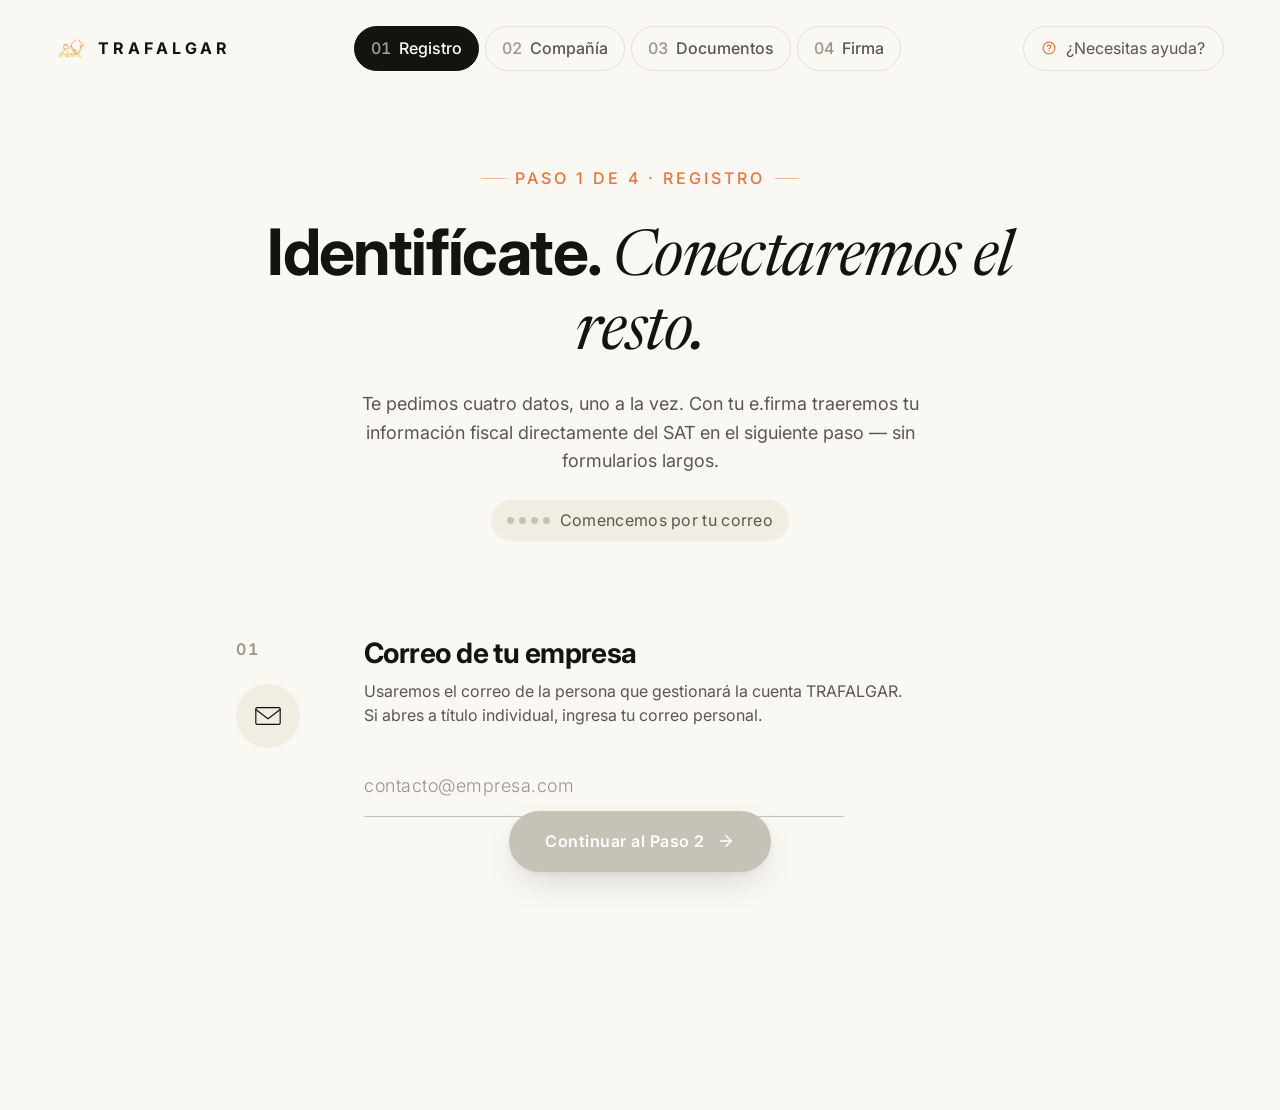
<file: Trafalgar/onboarding/index.html>
<!DOCTYPE html>
<html lang="es">
<head>
  <meta charset="UTF-8" />
  <meta name="viewport" content="width=device-width, initial-scale=1.0" />
  <title>Identifícate · TRAFALGAR</title>
  <meta name="description" content="Comienza el registro de tu cuenta TRAFALGAR. Paso 1 de 4." />
  <link rel="icon" type="image/svg+xml" href="../assets/logo/leon-isotipo.svg" />
  <link rel="preconnect" href="https://fonts.googleapis.com" />
  <link rel="preconnect" href="https://fonts.gstatic.com" crossorigin />
  <link href="https://fonts.googleapis.com/css2?family=Inter:wght@300;400;500;600;700;800&family=Newsreader:ital,wght@1,400&display=swap" rel="stylesheet" />
  <style>
    :root {
      --naranja: #f37036;
      --ink:     #14130f;
      --ink-2:   #5a574f;
      --ink-3:   #9a958a;
      --ink-4:   #c6c2b7;
      --line:    #e6e1d6;
      --line-2:  #efeae0;
      --bg:      #faf8f3;
      --soft:    #f1ede2;
      --err:     #c24a2a;
      --ok:      #2f7d3a;
    }
    *, *::before, *::after { box-sizing: border-box; margin: 0; padding: 0; }
    html, body { min-height: 100%; }
    body {
      font-family: 'Inter', system-ui, -apple-system, sans-serif;
      font-size: 16px; line-height: 1.55; color: var(--ink); background: var(--bg);
      -webkit-font-smoothing: antialiased;
    }
    a, button, input { font: inherit; color: inherit; }
    :focus-visible { outline: 2px solid var(--naranja); outline-offset: 4px; border-radius: 2px; }

    .topnav { display: flex; align-items: center; justify-content: space-between; padding: 26px 56px; max-width: 1320px; margin: 0 auto; gap: 32px; }
    .brand { display: flex; align-items: center; gap: 12px; text-decoration: none; color: var(--ink); }
    .brand img { width: 30px; height: 30px; object-fit: contain; }
    .brand-name { font-size: 16px; font-weight: 700; letter-spacing: 4px; }
    .step-tabs { display: flex; gap: 6px; list-style: none; }
    .chip { display: inline-flex; align-items: center; gap: 8px; padding: 9px 16px; font-size: 16px; font-weight: 500; color: var(--ink-2); background: transparent; border: 1px solid var(--line); border-radius: 999px; transition: background 0.15s, color 0.15s, border-color 0.15s; }
    .chip-n { font-size: 16px; color: var(--ink-3); font-feature-settings: 'tnum'; }
    .chip.is-active { background: var(--ink); color: #fff; border-color: var(--ink); }
    .chip.is-active .chip-n { color: rgba(255,255,255,0.6); }
    .help { display: inline-flex; align-items: center; gap: 10px; font-size: 16px; color: var(--ink-2); background: transparent; border: 1px solid var(--line); border-radius: 999px; padding: 9px 18px; text-decoration: none; transition: background 0.15s; }
    .help:hover { background: var(--soft); color: var(--ink); }
    .help svg { width: 14px; height: 14px; color: var(--naranja); }

    .wrap { max-width: 920px; margin: 0 auto; padding: 64px 56px 96px; }
    .hero { text-align: center; margin-bottom: 96px; }
    .hero-eyebrow { display: inline-flex; align-items: center; gap: 10px; font-size: 16px; letter-spacing: 3px; text-transform: uppercase; color: var(--naranja); font-weight: 500; margin-bottom: 28px; }
    .hero-eyebrow::before, .hero-eyebrow::after { content: ''; width: 24px; height: 1px; background: var(--naranja); opacity: 0.5; }
    .hero-h { font-size: clamp(40px, 5.6vw, 64px); font-weight: 700; letter-spacing: -0.025em; line-height: 1.04; margin-bottom: 22px; }
    .hero-h .italic { font-family: 'Newsreader', Georgia, serif; font-style: italic; font-weight: 400; }
    .hero-lead { font-size: 18px; color: var(--ink-2); max-width: 580px; margin: 0 auto; line-height: 1.6; }

    .form { display: flex; flex-direction: column; }

    /* Section + progressive reveal */
    .fld { display: grid; grid-template-columns: 88px 1fr; gap: 40px; align-items: start; padding: 56px 0; border-top: 1px solid var(--line); }
    .fld:first-of-type { border-top: none; padding-top: 0; }
    .fld[hidden] { display: none !important; }
    .fld.is-revealing { animation: revealFld 0.55s cubic-bezier(0.22, 1, 0.36, 1) both; }
    @keyframes revealFld {
      from { opacity: 0; transform: translateY(20px); }
      to   { opacity: 1; transform: none; }
    }

    .fld-aside { display: flex; flex-direction: column; align-items: flex-start; gap: 22px; }
    .fld-n { font-size: 16px; font-weight: 600; letter-spacing: 2px; color: var(--ink-3); font-feature-settings: 'tnum'; }
    .fld-ico-wrap { width: 64px; height: 64px; background: var(--soft); border-radius: 50%; display: grid; place-items: center; }
    .fld-ico { width: 30px; height: 30px; color: var(--ink); }
    .fld-body { max-width: 600px; }
    .fld-t { font-size: 28px; font-weight: 700; letter-spacing: -0.02em; margin-bottom: 8px; line-height: 1.2; }
    .fld-d { font-size: 16px; color: var(--ink-2); margin-bottom: 28px; max-width: 540px; }

    .input {
      width: 100%; max-width: 480px; padding: 16px 0;
      background: transparent; border: none; border-bottom: 1.5px solid var(--ink-4);
      font-family: inherit; font-size: 18px; color: var(--ink);
      letter-spacing: -0.005em; transition: border-color 0.15s;
    }
    .input::placeholder { color: var(--ink-3); font-weight: 300; letter-spacing: 0.5px; }
    .input:focus { outline: none; border-bottom-color: var(--ink); }
    .input[aria-invalid="true"] { border-bottom-color: var(--err); }
    .input-rfc { font-family: 'Inter', monospace; font-feature-settings: 'tnum'; letter-spacing: 3px; text-transform: uppercase; font-size: 20px; }
    .input-help { font-size: 16px; color: var(--ink-3); margin-top: 10px; max-width: 480px; line-height: 1.5; }
    .input-error { font-size: 16px; color: var(--err); margin-top: 10px; display: none; }
    .input-error.is-visible { display: block; }

    .uploads { display: grid; grid-template-columns: 1fr 1fr; gap: 16px; max-width: 540px; }
    .upload { position: relative; border: 1.5px dashed var(--ink-4); border-radius: 10px; padding: 22px 20px; cursor: pointer; transition: border-color 0.15s, background 0.15s; display: flex; flex-direction: column; gap: 10px; min-height: 124px; }
    .upload:hover { border-color: var(--ink); background: var(--soft); }
    .upload input[type="file"] { position: absolute; inset: 0; opacity: 0; cursor: pointer; }
    .upload-ico { width: 28px; height: 28px; color: var(--ink-3); transition: color 0.15s; }
    .upload:hover .upload-ico { color: var(--ink); }
    .upload-title { font-size: 16px; font-weight: 600; color: var(--ink); font-feature-settings: 'tnum'; }
    .upload-hint { font-size: 16px; color: var(--ink-3); line-height: 1.4; }
    .upload-filename { font-size: 16px; color: var(--ink); font-weight: 500; word-break: break-all; display: none; margin-top: 4px; }
    .upload.is-loaded { border-color: var(--ok); border-style: solid; background: rgba(47, 125, 58, 0.04); }
    .upload.is-loaded .upload-ico { color: var(--ok); }
    .upload.is-loaded .upload-hint { display: none; }
    .upload.is-loaded .upload-filename { display: block; }

    .firma-pwd { margin-top: 22px; max-width: 480px; }
    .firma-pwd label { display: block; font-size: 16px; font-weight: 500; color: var(--ink-2); margin-bottom: 6px; letter-spacing: 0.5px; }

    .firma-note { display: inline-flex; align-items: flex-start; gap: 10px; margin-top: 22px; padding: 14px 16px; background: var(--soft); border-radius: 8px; font-size: 16px; color: var(--ink-2); line-height: 1.5; max-width: 540px; }
    .firma-note svg { width: 16px; height: 16px; color: var(--naranja); flex-shrink: 0; margin-top: 2px; }
    .firma-note strong { color: var(--ink); font-weight: 600; }

    .checks { display: flex; flex-direction: column; gap: 16px; }
    .check { display: grid; grid-template-columns: 22px 1fr; gap: 16px; align-items: start; cursor: pointer; }
    .check input[type="checkbox"] { appearance: none; -webkit-appearance: none; width: 20px; height: 20px; border: 1.5px solid var(--ink-4); border-radius: 4px; background: transparent; cursor: pointer; margin: 2px 0 0; position: relative; transition: all 0.15s; }
    .check:hover input[type="checkbox"] { border-color: var(--ink); }
    .check input[type="checkbox"]:checked { background: var(--ink); border-color: var(--ink); }
    .check input[type="checkbox"]:checked::after { content: ''; position: absolute; top: 2px; left: 6px; width: 5px; height: 10px; border: solid #fff; border-width: 0 2px 2px 0; transform: rotate(45deg); }
    .check-body { font-size: 16px; line-height: 1.55; }
    .check-body a { color: var(--ink); text-decoration: underline; text-underline-offset: 3px; text-decoration-thickness: 1px; }
    .check-body a:hover { color: var(--naranja); }
    .why { display: inline-block; margin-top: 6px; font-size: 16px; color: var(--ink-2); text-decoration: underline; text-underline-offset: 3px; text-decoration-thickness: 1px; }
    .why:hover { color: var(--naranja); }

    .cta-row {
      position: sticky;
      bottom: 28px;
      z-index: 10;
      margin-top: 80px;
      display: flex;
      justify-content: center;
      pointer-events: none;
    }
    .cta {
      pointer-events: auto;
      padding: 18px 36px;
      background: var(--ink-4);
      color: #fff;
      border: none;
      border-radius: 999px;
      font-size: 16px;
      font-weight: 600;
      letter-spacing: 0.5px;
      cursor: not-allowed;
      transition: background 0.2s, transform 0.1s, box-shadow 0.2s;
      display: inline-flex;
      align-items: center;
      gap: 12px;
      justify-content: center;
      text-decoration: none;
      white-space: nowrap;
      box-shadow:
        0 14px 36px -10px rgba(20, 20, 20, 0.18),
        0 2px 6px rgba(20, 20, 20, 0.05);
    }
    .cta:not(:disabled) {
      background: var(--ink);
      cursor: pointer;
      box-shadow:
        0 18px 44px -10px rgba(20, 20, 20, 0.42),
        0 2px 6px rgba(20, 20, 20, 0.08);
    }
    .cta:not(:disabled):hover {
      background: #000;
      box-shadow:
        0 22px 52px -10px rgba(20, 20, 20, 0.5),
        0 2px 8px rgba(20, 20, 20, 0.12);
    }
    .cta:not(:disabled):active { transform: translateY(1px); }
    .cta-arrow { width: 18px; height: 18px; transition: transform 0.25s; }
    .cta:not(:disabled):hover .cta-arrow { transform: translateX(5px); }

    /* Pending counter — subtle hint of what's left */
    .progress-hint {
      display: inline-flex;
      align-items: center;
      gap: 10px;
      margin-top: 24px;
      padding: 8px 16px;
      background: var(--soft);
      border-radius: 999px;
      font-size: 16px;
      color: var(--ink-2);
      letter-spacing: 0.3px;
      transition: opacity 0.3s ease;
    }
    .progress-hint-dots {
      display: inline-flex;
      gap: 5px;
    }
    .progress-hint-dot {
      width: 7px;
      height: 7px;
      border-radius: 50%;
      background: var(--ink-4);
      transition: background 0.3s ease;
    }
    .progress-hint-dot.is-done { background: var(--ok); }
    .progress-hint[hidden] { display: none; }

    @media (max-width: 880px) {
      .topnav { padding: 18px 24px; flex-wrap: wrap; gap: 16px; }
      .step-tabs { order: 3; width: 100%; overflow-x: auto; padding-bottom: 4px; }
      .step-tabs::-webkit-scrollbar { display: none; }
      .chip { white-space: nowrap; padding: 8px 14px; }
      .wrap { padding: 32px 24px 64px; }
      .hero { margin-bottom: 56px; }
      .fld { grid-template-columns: 1fr; gap: 20px; padding: 40px 0; }
      .fld-aside { flex-direction: row; align-items: center; gap: 16px; }
      .fld-ico-wrap { width: 52px; height: 52px; }
      .fld-ico { width: 24px; height: 24px; }
      .fld-t { font-size: 24px; }
      .uploads { grid-template-columns: 1fr; }
      .cta-row { margin-top: 40px; bottom: 20px; }
      .cta { padding: 16px 28px; }
    }

    @media (prefers-reduced-motion: reduce) {
      *, *::before, *::after { transition: none !important; animation: none !important; }
    }
  </style>
</head>
<body>

  <header class="topnav" role="banner">
    <a href="#" class="brand" aria-label="TRAFALGAR — Inicio">
      <img src="../assets/logo/leon-isotipo.svg" alt="" aria-hidden="true" />
      <span class="brand-name">TRAFALGAR</span>
    </a>

    <ol class="step-tabs" aria-label="Pasos del registro">
      <li><span class="chip is-active" aria-current="step"><span class="chip-n">01</span> Registro</span></li>
      <li><span class="chip"><span class="chip-n">02</span> Compañía</span></li>
      <li><span class="chip"><span class="chip-n">03</span> Documentos</span></li>
      <li><span class="chip"><span class="chip-n">04</span> Firma</span></li>
    </ol>

    <a href="#" class="help">
      <svg viewBox="0 0 24 24" fill="none" stroke="currentColor" stroke-width="2" stroke-linecap="round" stroke-linejoin="round" aria-hidden="true">
        <circle cx="12" cy="12" r="10"/>
        <path d="M9.09 9a3 3 0 015.83 1c0 2-3 3-3 3"/>
        <line x1="12" y1="17" x2="12.01" y2="17"/>
      </svg>
      ¿Necesitas ayuda?
    </a>
  </header>

  <main class="wrap">
    <header class="hero">
      <p class="hero-eyebrow">Paso 1 de 4 · Registro</p>
      <h1 class="hero-h">Identifícate. <span class="italic">Conectaremos el resto.</span></h1>
      <p class="hero-lead">Te pedimos cuatro datos, uno a la vez. Con tu e.firma traeremos tu información fiscal directamente del SAT en el siguiente paso — sin formularios largos.</p>

      <div class="progress-hint" id="progress-hint" role="status" aria-live="polite">
        <span class="progress-hint-dots" aria-hidden="true">
          <span class="progress-hint-dot" data-n="0"></span>
          <span class="progress-hint-dot" data-n="1"></span>
          <span class="progress-hint-dot" data-n="2"></span>
          <span class="progress-hint-dot" data-n="3"></span>
        </span>
        <span id="progress-hint-text">Comencemos por tu correo</span>
      </div>
    </header>

    <form class="form" id="onboarding-form" novalidate>
      <!-- 01 EMAIL -->
      <section class="fld" id="fld-email">
        <div class="fld-aside">
          <span class="fld-n">01</span>
          <span class="fld-ico-wrap" aria-hidden="true">
            <svg class="fld-ico" viewBox="0 0 32 32" fill="none" stroke="currentColor" stroke-width="1.25" stroke-linecap="round" stroke-linejoin="round">
              <rect x="3" y="7" width="26" height="18" rx="1.5"/>
              <path d="M3 9l13 10L29 9"/>
            </svg>
          </span>
        </div>
        <div class="fld-body">
          <h2 class="fld-t">Correo de tu empresa</h2>
          <p class="fld-d" id="email-hint">Usaremos el correo de la persona que gestionará la cuenta TRAFALGAR. Si abres a título individual, ingresa tu correo personal.</p>
          <input
            class="input"
            type="email"
            id="email"
            name="email"
            placeholder="contacto@empresa.com"
            autocomplete="email"
            required
            aria-required="true"
            aria-describedby="email-hint email-error"
          />
          <p class="input-error" id="email-error" role="alert">Ingresa un correo válido.</p>
        </div>
      </section>

      <!-- 02 RFC (oculto hasta email válido) -->
      <section class="fld" id="fld-rfc" hidden>
        <div class="fld-aside">
          <span class="fld-n">02</span>
          <span class="fld-ico-wrap" aria-hidden="true">
            <svg class="fld-ico" viewBox="0 0 32 32" fill="none" stroke="currentColor" stroke-width="1.25" stroke-linecap="round" stroke-linejoin="round">
              <rect x="3" y="6" width="26" height="20" rx="2"/>
              <line x1="3" y1="12" x2="29" y2="12"/>
              <line x1="8" y1="18" x2="14" y2="18"/>
              <line x1="8" y1="22" x2="20" y2="22"/>
              <circle cx="23" cy="19" r="3"/>
            </svg>
          </span>
        </div>
        <div class="fld-body">
          <h2 class="fld-t">Tu RFC</h2>
          <p class="fld-d">Registro Federal de Contribuyentes. 12 caracteres si eres Persona Moral; 13 si eres Persona Física.</p>
          <input
            class="input input-rfc"
            type="text"
            id="rfc"
            name="rfc"
            placeholder="XAXX010101000"
            autocomplete="off"
            spellcheck="false"
            maxlength="13"
            pattern="[A-ZÑ&amp;]{3,4}[0-9]{6}[A-Z0-9]{3}"
            required
            aria-required="true"
            aria-describedby="rfc-help rfc-error"
          />
          <p class="input-help" id="rfc-help">Ej. <code>XAXX010101000</code> (Moral) o <code>XAXX010101A12</code> (Física).</p>
          <p class="input-error" id="rfc-error" role="alert">RFC inválido. Verifica el formato.</p>
        </div>
      </section>

      <!-- 03 e.firma (oculto hasta RFC válido) -->
      <section class="fld" id="fld-firma" hidden>
        <div class="fld-aside">
          <span class="fld-n">03</span>
          <span class="fld-ico-wrap" aria-hidden="true">
            <svg class="fld-ico" viewBox="0 0 32 32" fill="none" stroke="currentColor" stroke-width="1.25" stroke-linecap="round" stroke-linejoin="round">
              <path d="M21 14V9a5 5 0 00-10 0v5"/>
              <rect x="6" y="14" width="20" height="14" rx="2"/>
              <circle cx="16" cy="20" r="1.5" fill="currentColor"/>
              <line x1="16" y1="21.5" x2="16" y2="24"/>
            </svg>
          </span>
        </div>
        <div class="fld-body">
          <h2 class="fld-t">Llave del SAT (e.firma)</h2>
          <p class="fld-d">Sube los archivos <code>.cer</code> y <code>.key</code> de tu e.firma e ingresa la contraseña. La usaremos sólo para autenticar la consulta al SAT en el Paso 2.</p>

          <div class="uploads">
            <label class="upload" id="upload-cer">
              <svg class="upload-ico" viewBox="0 0 24 24" fill="none" stroke="currentColor" stroke-width="1.5" stroke-linecap="round" stroke-linejoin="round">
                <path d="M14 2H6a2 2 0 00-2 2v16a2 2 0 002 2h12a2 2 0 002-2V8z"/>
                <path d="M14 2v6h6"/>
                <path d="M9 13l2 2 4-4"/>
              </svg>
              <span class="upload-title">Archivo .cer</span>
              <span class="upload-hint">Certificado público<br>Arrastra o haz clic</span>
              <span class="upload-filename" id="cer-filename"></span>
              <input type="file" id="cer" name="cer" accept=".cer" required aria-required="true" />
            </label>

            <label class="upload" id="upload-key">
              <svg class="upload-ico" viewBox="0 0 24 24" fill="none" stroke="currentColor" stroke-width="1.5" stroke-linecap="round" stroke-linejoin="round">
                <circle cx="7" cy="14" r="4"/>
                <path d="M10.5 11.5l9-9M16 6l2 2M14 8l4 4"/>
              </svg>
              <span class="upload-title">Archivo .key</span>
              <span class="upload-hint">Llave privada<br>Arrastra o haz clic</span>
              <span class="upload-filename" id="key-filename"></span>
              <input type="file" id="key" name="key" accept=".key" required aria-required="true" />
            </label>
          </div>

          <div class="firma-pwd">
            <label for="firma-pwd">Contraseña de tu e.firma</label>
            <input
              class="input"
              type="password"
              id="firma-pwd"
              name="firma-password"
              autocomplete="off"
              placeholder="••••••••"
              required
              aria-required="true"
            />
          </div>

          <p class="firma-note">
            <svg viewBox="0 0 24 24" fill="none" stroke="currentColor" stroke-width="2" stroke-linecap="round" stroke-linejoin="round" aria-hidden="true">
              <rect x="3" y="11" width="18" height="11" rx="2"/>
              <path d="M7 11V7a5 5 0 0110 0v4"/>
            </svg>
            <span><strong>Cifrado de extremo a extremo.</strong> Tu e.firma se procesa en sesión y nunca se almacena en nuestros servidores. Solo la usamos para autenticar la consulta al SAT.</span>
          </p>
        </div>
      </section>

      <!-- 04 Legal (oculto hasta e.firma completa) -->
      <section class="fld" id="fld-legal" hidden>
        <div class="fld-aside">
          <span class="fld-n">04</span>
          <span class="fld-ico-wrap" aria-hidden="true">
            <svg class="fld-ico" viewBox="0 0 32 32" fill="none" stroke="currentColor" stroke-width="1.25" stroke-linecap="round" stroke-linejoin="round">
              <path d="M16 3L5 7v9c0 7.5 11 13 11 13s11-5.5 11-13V7l-11-4z"/>
              <path d="M11 16l4 4 7-8"/>
            </svg>
          </span>
        </div>
        <div class="fld-body">
          <h2 class="fld-t">Términos y permisos</h2>
          <p class="fld-d">Último paso. Antes de continuar, necesitamos tu consentimiento para dos cosas:</p>
          <div class="checks">
            <label class="check">
              <input type="checkbox" name="terms" required aria-required="true" />
              <span class="check-body">
                He leído y acepto el <a href="#" target="_blank" rel="noopener">Aviso de Privacidad</a> y los <a href="#" target="_blank" rel="noopener">Términos y Condiciones</a> de TRAFALGAR.
              </span>
            </label>
            <label class="check">
              <input type="checkbox" name="geo" required aria-required="true" />
              <span class="check-body">
                Acepto activar la geolocalización de mi dispositivo durante el proceso de apertura.
                <a class="why" href="#" target="_blank" rel="noopener">¿Por qué es necesario?</a>
              </span>
            </label>
          </div>
        </div>
      </section>

      <div class="cta-row">
        <button class="cta" type="submit" disabled aria-disabled="true">
          Continuar al Paso 2
          <svg class="cta-arrow" viewBox="0 0 24 24" fill="none" stroke="currentColor" stroke-width="2" stroke-linecap="round" stroke-linejoin="round" aria-hidden="true">
            <line x1="5" y1="12" x2="19" y2="12"/>
            <polyline points="12 5 19 12 12 19"/>
          </svg>
        </button>
      </div>
    </form>
  </main>

  <script>
    (() => {
      const prefersReduced = window.matchMedia('(prefers-reduced-motion: reduce)').matches;

      const form     = document.getElementById('onboarding-form');
      const cta      = form.querySelector('.cta');
      const emailEl  = document.getElementById('email');
      const emailErr = document.getElementById('email-error');
      const rfcEl    = document.getElementById('rfc');
      const rfcErr   = document.getElementById('rfc-error');
      const cerEl    = document.getElementById('cer');
      const keyEl    = document.getElementById('key');
      const pwdEl    = document.getElementById('firma-pwd');
      const cerBox   = document.getElementById('upload-cer');
      const keyBox   = document.getElementById('upload-key');
      const cerFn    = document.getElementById('cer-filename');
      const keyFn    = document.getElementById('key-filename');
      const hintEl   = document.getElementById('progress-hint');
      const hintTxt  = document.getElementById('progress-hint-text');
      const hintDots = document.querySelectorAll('.progress-hint-dot');

      const RFC_RE = /^[A-ZÑ&]{3,4}[0-9]{6}[A-Z0-9]{3}$/;

      const isEmailValid = () => emailEl.value && emailEl.checkValidity();
      const isRfcValid   = () => RFC_RE.test(rfcEl.value.toUpperCase());
      const isFirmaValid = () => (cerEl.files?.length > 0) && (keyEl.files?.length > 0) && pwdEl.value.length >= 4;

      const HINTS = [
        'Comencemos por tu correo',
        'Ahora tu RFC',
        'Sube tu e.firma',
        'Acepta los términos y continúa',
        '¡Listo! Continúa al Paso 2'
      ];

      // Progressive reveal — idempotent per section
      const revealed = new Set(['fld-email']);
      const reveal = (id) => {
        if (revealed.has(id)) return;
        revealed.add(id);
        const sec = document.getElementById(id);
        sec.hidden = false;
        if (!prefersReduced) {
          sec.classList.add('is-revealing');
          sec.addEventListener('animationend', () => sec.classList.remove('is-revealing'), { once: true });
          setTimeout(() => {
            sec.scrollIntoView({ behavior: 'smooth', block: 'center' });
          }, 280);
        }
      };

      // Email
      emailEl.addEventListener('blur', () => {
        if (emailEl.value && !emailEl.checkValidity()) {
          emailErr.classList.add('is-visible');
          emailEl.setAttribute('aria-invalid', 'true');
        }
      });
      emailEl.addEventListener('input', () => {
        if (emailEl.checkValidity() || !emailEl.value) {
          emailErr.classList.remove('is-visible');
          emailEl.removeAttribute('aria-invalid');
        }
        refresh();
      });

      // RFC — uppercase normalize + validation
      rfcEl.addEventListener('input', () => {
        const upper = rfcEl.value.toUpperCase();
        if (rfcEl.value !== upper) {
          const pos = rfcEl.selectionStart;
          rfcEl.value = upper;
          rfcEl.setSelectionRange(pos, pos);
        }
        if (isRfcValid() || !rfcEl.value) {
          rfcErr.classList.remove('is-visible');
          rfcEl.removeAttribute('aria-invalid');
        }
        refresh();
      });
      rfcEl.addEventListener('blur', () => {
        if (rfcEl.value && !isRfcValid()) {
          rfcErr.classList.add('is-visible');
          rfcEl.setAttribute('aria-invalid', 'true');
        }
      });

      // File pickers
      const wireUpload = (input, box, fn) => {
        input.addEventListener('change', () => {
          if (input.files && input.files[0]) {
            fn.textContent = input.files[0].name;
            box.classList.add('is-loaded');
          } else {
            fn.textContent = '';
            box.classList.remove('is-loaded');
          }
          refresh();
        });
      };
      wireUpload(cerEl, cerBox, cerFn);
      wireUpload(keyEl, keyBox, keyFn);

      const refresh = () => {
        const emailOk = isEmailValid();
        const rfcOk   = isRfcValid();
        const firmaOk = isFirmaValid();
        const terms   = form.querySelector('input[name="terms"]').checked;
        const geo     = form.querySelector('input[name="geo"]').checked;

        // Progressive reveal — forward-only
        if (emailOk) reveal('fld-rfc');
        if (rfcOk)   reveal('fld-firma');
        if (firmaOk) reveal('fld-legal');

        // Progress hint
        let stage = 0;
        if (emailOk) stage = 1;
        if (rfcOk)   stage = 2;
        if (firmaOk) stage = 3;
        if (terms && geo) stage = 4;
        hintTxt.textContent = HINTS[stage];
        hintDots.forEach((dot, idx) => {
          dot.classList.toggle('is-done', idx < stage);
        });
        if (stage === 4) hintEl.hidden = true; else hintEl.hidden = false;

        // CTA
        const allValid = emailOk && rfcOk && firmaOk && terms && geo;
        cta.disabled = !allValid;
        cta.setAttribute('aria-disabled', String(!allValid));
      };

      form.addEventListener('change', refresh);
      form.addEventListener('input', refresh);

      form.addEventListener('submit', (e) => {
        e.preventDefault();
        if (cta.disabled) return;
        const rfc = rfcEl.value.toUpperCase();
        window.location.href = `compania.html?rfc=${encodeURIComponent(rfc)}`;
      });

      refresh();
    })();
  </script>
</body>
</html>
</file>
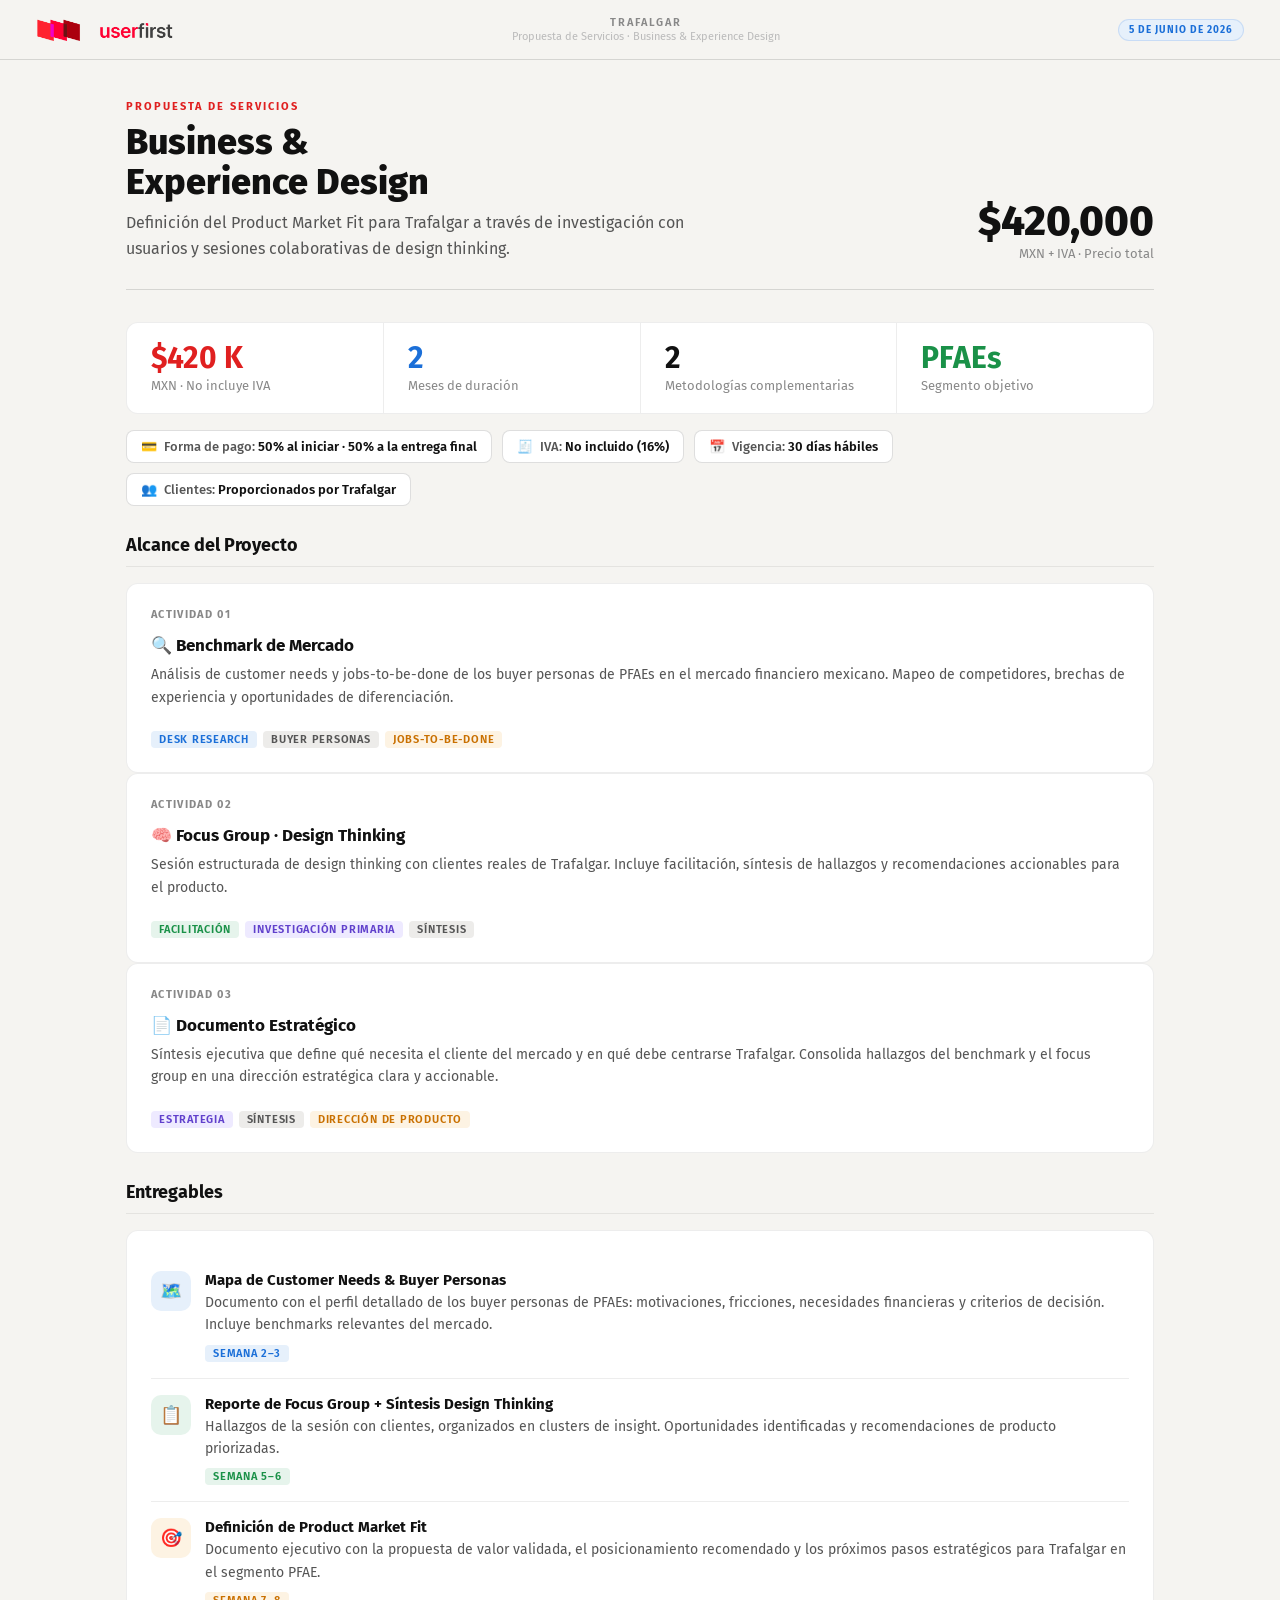
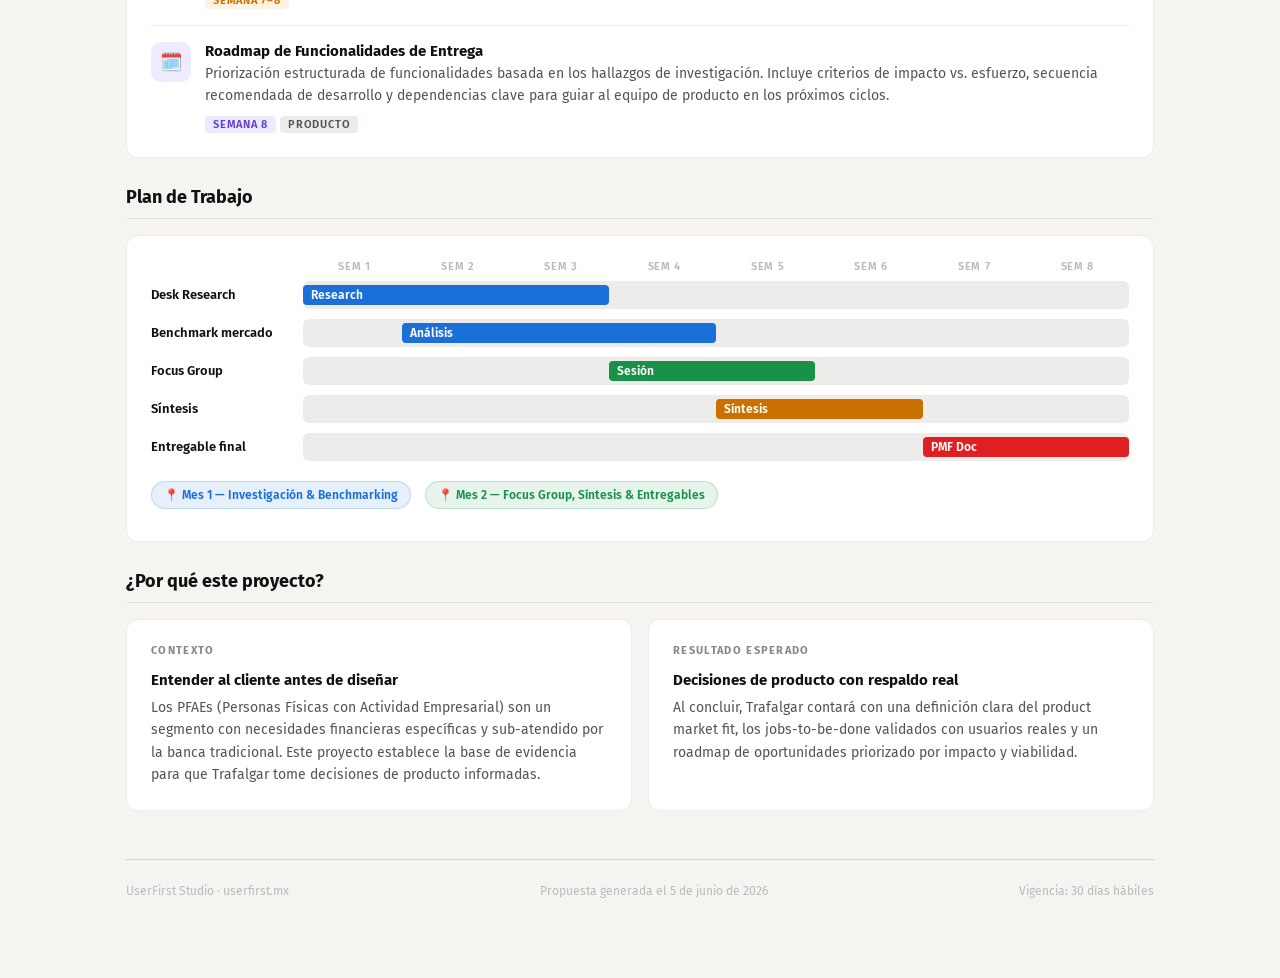
<file: Trafalgar/financial-proposal/cotizacion_business_design.html>
<!DOCTYPE html>
<html lang="es">
<head>
<meta charset="UTF-8">
<meta name="viewport" content="width=device-width, initial-scale=1.0">
<title>Business & Experience Design · Trafalgar · UserFirst Studio</title>
<link rel="preconnect" href="https://fonts.googleapis.com">
<link rel="preconnect" href="https://fonts.gstatic.com" crossorigin>
<link href="https://fonts.googleapis.com/css2?family=Fira+Sans:wght@400;500;600;700;800&display=swap" rel="stylesheet">
<style>
:root {
  --bg:      #F5F4F1;
  --bg2:     #FFFFFF;
  --bg3:     #EDECEA;
  --bg4:     #E4E2DF;
  --border:  rgba(0,0,0,0.07);
  --border2: rgba(0,0,0,0.13);
  --ink:     #111111;
  --muted:   #555555;
  --subtle:  #888888;
  --hint:    #BBBBBB;
  --accent:  #E02020;
  --blue:    #1B6FD8;
  --green:   #1A9148;
  --amber:   #C97000;
  --purple:  #6040CC;
  --teal:    #0E8A7A;
  --font:    'Fira Sans', sans-serif;
}
*, *::before, *::after { box-sizing: border-box; margin: 0; padding: 0; }
html { background: var(--bg); }
body {
  background: var(--bg);
  color: var(--ink);
  font-family: var(--font);
  -webkit-font-smoothing: antialiased;
  min-height: 100vh;
}

/* NAV */
.navbar {
  display: flex;
  align-items: center;
  justify-content: space-between;
  padding: 0 36px;
  height: 60px;
  background: var(--bg);
  border-bottom: .5px solid var(--border2);
  position: sticky;
  top: 0;
  z-index: 10;
}
.logo-img { height: 24px; width: auto; display: block; }
.nav-center { text-align: center; }
.nav-client { font-size: 11px; font-weight: 600; letter-spacing: .18em; text-transform: uppercase; color: var(--subtle); }
.nav-doc { font-size: 11px; color: var(--hint); margin-top: 1px; }
.nav-badge {
  font-size: 10px; font-weight: 700; letter-spacing: .1em; text-transform: uppercase;
  padding: 4px 10px; border-radius: 20px;
  background: #E6F0FB; color: var(--blue);
  border: 1px solid rgba(27,111,216,.15);
}

/* PAGE */
.page { max-width: 1100px; margin: 0 auto; padding: 40px 36px 80px; }

/* HERO */
.hero {
  display: flex;
  align-items: flex-end;
  justify-content: space-between;
  margin-bottom: 32px;
  padding-bottom: 28px;
  border-bottom: 1px solid var(--border2);
  gap: 24px;
}
.hero-left { flex: 1; }
.hero-eyebrow {
  font-size: 11px; font-weight: 700; letter-spacing: .18em; text-transform: uppercase;
  color: var(--accent); margin-bottom: 10px;
}
.hero-title { font-size: 36px; font-weight: 800; line-height: 1.1; color: var(--ink); margin-bottom: 8px; }
.hero-sub { font-size: 16px; color: var(--muted); line-height: 1.6; max-width: 560px; }
.hero-right { flex-shrink: 0; text-align: right; }
.hero-price { font-size: 42px; font-weight: 800; color: var(--ink); line-height: 1; }
.hero-price-label { font-size: 13px; color: var(--subtle); margin-top: 4px; }

/* STAT STRIP */
.stat-strip {
  display: flex;
  background: var(--bg2);
  border: 1px solid var(--border);
  border-radius: 12px;
  overflow: hidden;
  margin-bottom: 16px;
}
.stat { flex: 1; padding: 20px 24px; border-right: 1px solid var(--border); }
.stat:last-child { border-right: none; }
.stat-val { font-size: 30px; font-weight: 700; color: var(--ink); line-height: 1; }
.stat-val.accent { color: var(--accent); }
.stat-val.blue { color: var(--blue); }
.stat-val.green { color: var(--green); }
.stat-val.amber { color: var(--amber); }
.stat-lbl { font-size: 13px; color: var(--subtle); margin-top: 5px; }

/* CONDITION CHIPS */
.cond-chips {
  display: flex; gap: 10px; flex-wrap: wrap;
  margin-bottom: 28px;
}
.cond-chip {
  display: flex; align-items: center; gap: 7px;
  background: var(--bg2); border: 1px solid var(--border2);
  border-radius: 8px; padding: 8px 14px;
  font-size: 13px; font-weight: 500; color: var(--muted);
}
.cond-chip strong { color: var(--ink); font-weight: 600; }

/* SECTION */
.section-title {
  font-size: 18px; font-weight: 700; color: var(--ink);
  margin-bottom: 16px; padding-bottom: 10px;
  border-bottom: 1px solid var(--border);
}
.divider { height: 1px; background: var(--border); margin: 28px 0; }

/* GRIDS */
.g2 { display: grid; grid-template-columns: 1fr 1fr; gap: 16px; }

/* CARDS */
.c {
  background: var(--bg2); border: 1px solid var(--border);
  border-radius: 12px; padding: 24px;
}
.c-head {
  font-size: 11px; font-weight: 700; letter-spacing: .12em; text-transform: uppercase;
  color: var(--subtle); margin-bottom: 14px;
}
.c-title { font-size: 17px; font-weight: 700; margin-bottom: 6px; }
.c-sub { font-size: 14px; color: var(--muted); line-height: 1.6; }

/* DELIVERABLE ITEM */
.dlv-item {
  display: flex; align-items: flex-start; gap: 14px;
  padding: 16px 0; border-bottom: 1px solid var(--border);
}
.dlv-item:last-child { border-bottom: none; padding-bottom: 0; }
.dlv-icon {
  width: 40px; height: 40px; border-radius: 10px; flex-shrink: 0;
  display: flex; align-items: center; justify-content: center;
  font-size: 18px;
}
.dlv-body { flex: 1; }
.dlv-title { font-size: 15px; font-weight: 700; margin-bottom: 3px; }
.dlv-desc { font-size: 14px; color: var(--muted); line-height: 1.6; }
.dlv-tag {
  display: inline-block; margin-top: 8px;
  font-size: 11px; font-weight: 600; letter-spacing: .07em; text-transform: uppercase;
  padding: 2px 8px; border-radius: 4px;
  background: var(--bg3); color: var(--muted);
}
.dlv-tag.blue { background: #E6F0FB; color: var(--blue); }
.dlv-tag.green { background: #E6F4EC; color: var(--green); }
.dlv-tag.amber { background: #FDF3E3; color: var(--amber); }
.dlv-tag.purple { background: #EEEAFF; color: var(--purple); }
.dlv-tag.teal { background: #E3F4F2; color: var(--teal); }

/* MINI GANTT */
.mini-gantt { margin-top: 8px; }
.mg-row { display: flex; align-items: center; gap: 12px; margin-bottom: 10px; }
.mg-label-text { font-size: 13px; font-weight: 600; color: var(--ink); width: 140px; flex-shrink: 0; }
.mg-track { flex: 1; height: 28px; background: var(--bg3); border-radius: 6px; position: relative; }
.mg-bar {
  position: absolute; top: 4px; height: 20px; border-radius: 4px;
  display: flex; align-items: center; padding: 0 8px;
  font-size: 12px; font-weight: 600; color: #fff; white-space: nowrap;
}
.mg-week-header { display: flex; margin-left: 152px; margin-bottom: 6px; }
.mg-week { flex: 1; text-align: center; font-size: 11px; color: var(--hint); font-weight: 600; letter-spacing: .06em; }

/* PHASE TAG */
.phase-tag {
  display: inline-flex; align-items: center; gap: 6px;
  padding: 6px 12px; border-radius: 20px; margin-right: 8px; margin-bottom: 8px;
  font-size: 12px; font-weight: 600;
}
.phase-tag.blue { background: #E6F0FB; color: var(--blue); border: 1px solid rgba(27,111,216,.2); }
.phase-tag.green { background: #E6F4EC; color: var(--green); border: 1px solid rgba(26,145,72,.2); }
.phase-tag.amber { background: #FDF3E3; color: var(--amber); border: 1px solid rgba(201,112,0,.2); }

/* FOOTER */
.footer {
  margin-top: 48px; padding-top: 24px;
  border-top: 1px solid var(--border2);
  display: flex; justify-content: space-between; align-items: center;
  font-size: 12px; color: var(--hint);
}
</style>
</head>
<body>

<nav class="navbar">
  <img src="[data-uri]" class="logo-img" alt="UserFirst Studio">
  <div class="nav-center">
    <div class="nav-client">Trafalgar</div>
    <div class="nav-doc">Propuesta de Servicios · Business &amp; Experience Design</div>
  </div>
  <div class="nav-badge">5 de junio de 2026</div>
</nav>

<div class="page">

  <!-- HERO -->
  <div class="hero">
    <div class="hero-left">
      <div class="hero-eyebrow">Propuesta de Servicios</div>
      <div class="hero-title">Business &amp;<br>Experience Design</div>
      <div class="hero-sub">Definición del Product Market Fit para Trafalgar a través de investigación con usuarios y sesiones colaborativas de design thinking.</div>
    </div>
    <div class="hero-right">
      <div class="hero-price">$420,000</div>
      <div class="hero-price-label">MXN + IVA · Precio total</div>
    </div>
  </div>

  <!-- STAT STRIP -->
  <div class="stat-strip">
    <div class="stat">
      <div class="stat-val accent">$420 K</div>
      <div class="stat-lbl">MXN · No incluye IVA</div>
    </div>
    <div class="stat">
      <div class="stat-val blue">2</div>
      <div class="stat-lbl">Meses de duración</div>
    </div>
    <div class="stat">
      <div class="stat-val">2</div>
      <div class="stat-lbl">Metodologías complementarias</div>
    </div>
    <div class="stat">
      <div class="stat-val green">PFAEs</div>
      <div class="stat-lbl">Segmento objetivo</div>
    </div>
  </div>

  <!-- CONDITION CHIPS -->
  <div class="cond-chips">
    <div class="cond-chip">💳 <span>Forma de pago: <strong>50% al iniciar · 50% a la entrega final</strong></span></div>
    <div class="cond-chip">🧾 <span>IVA: <strong>No incluido (16%)</strong></span></div>
    <div class="cond-chip">📅 <span>Vigencia: <strong>30 días hábiles</strong></span></div>
    <div class="cond-chip">👥 <span>Clientes: <strong>Proporcionados por Trafalgar</strong></span></div>
  </div>

  <!-- ALCANCE -->
  <div class="section-title">Alcance del Proyecto</div>
  <div class="g3" style="margin-bottom:28px">
    <div class="c">
      <div class="c-head">Actividad 01</div>
      <div class="c-title">🔍 Benchmark de Mercado</div>
      <div class="c-sub" style="margin-top:8px">Análisis de customer needs y jobs-to-be-done de los buyer personas de PFAEs en el mercado financiero mexicano. Mapeo de competidores, brechas de experiencia y oportunidades de diferenciación.</div>
      <div style="margin-top:14px;display:flex;gap:6px;flex-wrap:wrap">
        <span class="dlv-tag blue">Desk Research</span>
        <span class="dlv-tag">Buyer Personas</span>
        <span class="dlv-tag amber">Jobs-to-be-Done</span>
      </div>
    </div>
    <div class="c">
      <div class="c-head">Actividad 02</div>
      <div class="c-title">🧠 Focus Group · Design Thinking</div>
      <div class="c-sub" style="margin-top:8px">Sesión estructurada de design thinking con clientes reales de Trafalgar. Incluye facilitación, síntesis de hallazgos y recomendaciones accionables para el producto.</div>
      <div style="margin-top:14px;display:flex;gap:6px;flex-wrap:wrap">
        <span class="dlv-tag green">Facilitación</span>
        <span class="dlv-tag purple">Investigación Primaria</span>
        <span class="dlv-tag">Síntesis</span>
      </div>
    </div>
    <div class="c">
      <div class="c-head">Actividad 03</div>
      <div class="c-title">📄 Documento Estratégico</div>
      <div class="c-sub" style="margin-top:8px">Síntesis ejecutiva que define qué necesita el cliente del mercado y en qué debe centrarse Trafalgar. Consolida hallazgos del benchmark y el focus group en una dirección estratégica clara y accionable.</div>
      <div style="margin-top:14px;display:flex;gap:6px;flex-wrap:wrap">
        <span class="dlv-tag" style="background:#EEEAFF;color:var(--purple)">Estrategia</span>
        <span class="dlv-tag">Síntesis</span>
        <span class="dlv-tag amber">Dirección de Producto</span>
      </div>
    </div>
  </div>

  <!-- ENTREGABLES -->
  <div class="section-title">Entregables</div>
  <div class="c" style="margin-bottom:28px">
    <div class="dlv-item">
      <div class="dlv-icon" style="background:#E6F0FB">🗺️</div>
      <div class="dlv-body">
        <div class="dlv-title">Mapa de Customer Needs & Buyer Personas</div>
        <div class="dlv-desc">Documento con el perfil detallado de los buyer personas de PFAEs: motivaciones, fricciones, necesidades financieras y criterios de decisión. Incluye benchmarks relevantes del mercado.</div>
        <span class="dlv-tag blue">Semana 2–3</span>
      </div>
    </div>
    <div class="dlv-item">
      <div class="dlv-icon" style="background:#E6F4EC">📋</div>
      <div class="dlv-body">
        <div class="dlv-title">Reporte de Focus Group + Síntesis Design Thinking</div>
        <div class="dlv-desc">Hallazgos de la sesión con clientes, organizados en clusters de insight. Oportunidades identificadas y recomendaciones de producto priorizadas.</div>
        <span class="dlv-tag green">Semana 5–6</span>
      </div>
    </div>
    <div class="dlv-item">
      <div class="dlv-icon" style="background:#FDF3E3">🎯</div>
      <div class="dlv-body">
        <div class="dlv-title">Definición de Product Market Fit</div>
        <div class="dlv-desc">Documento ejecutivo con la propuesta de valor validada, el posicionamiento recomendado y los próximos pasos estratégicos para Trafalgar en el segmento PFAE.</div>
        <span class="dlv-tag amber">Semana 7–8</span>
      </div>
    </div>
    <div class="dlv-item">
      <div class="dlv-icon" style="background:#EEEAFF">🗓️</div>
      <div class="dlv-body">
        <div class="dlv-title">Roadmap de Funcionalidades de Entrega</div>
        <div class="dlv-desc">Priorización estructurada de funcionalidades basada en los hallazgos de investigación. Incluye criterios de impacto vs. esfuerzo, secuencia recomendada de desarrollo y dependencias clave para guiar al equipo de producto en los próximos ciclos.</div>
        <span class="dlv-tag purple">Semana 8</span>
        <span class="dlv-tag">Producto</span>
      </div>
    </div>
  </div>

  <!-- PLAN DE TRABAJO -->
  <div class="section-title">Plan de Trabajo</div>
  <div class="c" style="margin-bottom:28px">
    <div class="mg-week-header">
      <div class="mg-week">SEM 1</div>
      <div class="mg-week">SEM 2</div>
      <div class="mg-week">SEM 3</div>
      <div class="mg-week">SEM 4</div>
      <div class="mg-week">SEM 5</div>
      <div class="mg-week">SEM 6</div>
      <div class="mg-week">SEM 7</div>
      <div class="mg-week">SEM 8</div>
    </div>
    <div class="mini-gantt">
      <div class="mg-row">
        <div class="mg-label-text">Desk Research</div>
        <div class="mg-track">
          <div class="mg-bar" style="left:0%;width:37%;background:var(--blue)">Research</div>
        </div>
      </div>
      <div class="mg-row">
        <div class="mg-label-text">Benchmark mercado</div>
        <div class="mg-track">
          <div class="mg-bar" style="left:12%;width:38%;background:var(--blue)">Análisis</div>
        </div>
      </div>
      <div class="mg-row">
        <div class="mg-label-text">Focus Group</div>
        <div class="mg-track">
          <div class="mg-bar" style="left:37%;width:25%;background:var(--green)">Sesión</div>
        </div>
      </div>
      <div class="mg-row">
        <div class="mg-label-text">Síntesis</div>
        <div class="mg-track">
          <div class="mg-bar" style="left:50%;width:25%;background:var(--amber)">Síntesis</div>
        </div>
      </div>
      <div class="mg-row">
        <div class="mg-label-text">Entregable final</div>
        <div class="mg-track">
          <div class="mg-bar" style="left:75%;width:25%;background:var(--accent)">PMF Doc</div>
        </div>
      </div>
    </div>
    <div style="margin-top:20px;display:flex;flex-wrap:wrap;gap:6px">
      <span class="phase-tag blue">📍 Mes 1 — Investigación &amp; Benchmarking</span>
      <span class="phase-tag green">📍 Mes 2 — Focus Group, Síntesis &amp; Entregables</span>
    </div>
  </div>

  <!-- IMPACTO -->
  <div class="section-title">¿Por qué este proyecto?</div>
  <div class="g2" style="margin-bottom:28px">
    <div class="c">
      <div class="c-head">Contexto</div>
      <div class="c-title" style="font-size:15px">Entender al cliente antes de diseñar</div>
      <div class="c-sub" style="margin-top:8px">Los PFAEs (Personas Físicas con Actividad Empresarial) son un segmento con necesidades financieras específicas y sub-atendido por la banca tradicional. Este proyecto establece la base de evidencia para que Trafalgar tome decisiones de producto informadas.</div>
    </div>
    <div class="c">
      <div class="c-head">Resultado esperado</div>
      <div class="c-title" style="font-size:15px">Decisiones de producto con respaldo real</div>
      <div class="c-sub" style="margin-top:8px">Al concluir, Trafalgar contará con una definición clara del product market fit, los jobs-to-be-done validados con usuarios reales y un roadmap de oportunidades priorizado por impacto y viabilidad.</div>
    </div>
  </div>

  <!-- FOOTER -->
  <div class="footer">
    <span>UserFirst Studio · userfirst.mx</span>
    <span>Propuesta generada el 5 de junio de 2026</span>
    <span>Vigencia: 30 días hábiles</span>
  </div>

</div>
</body>
</html>
</file>
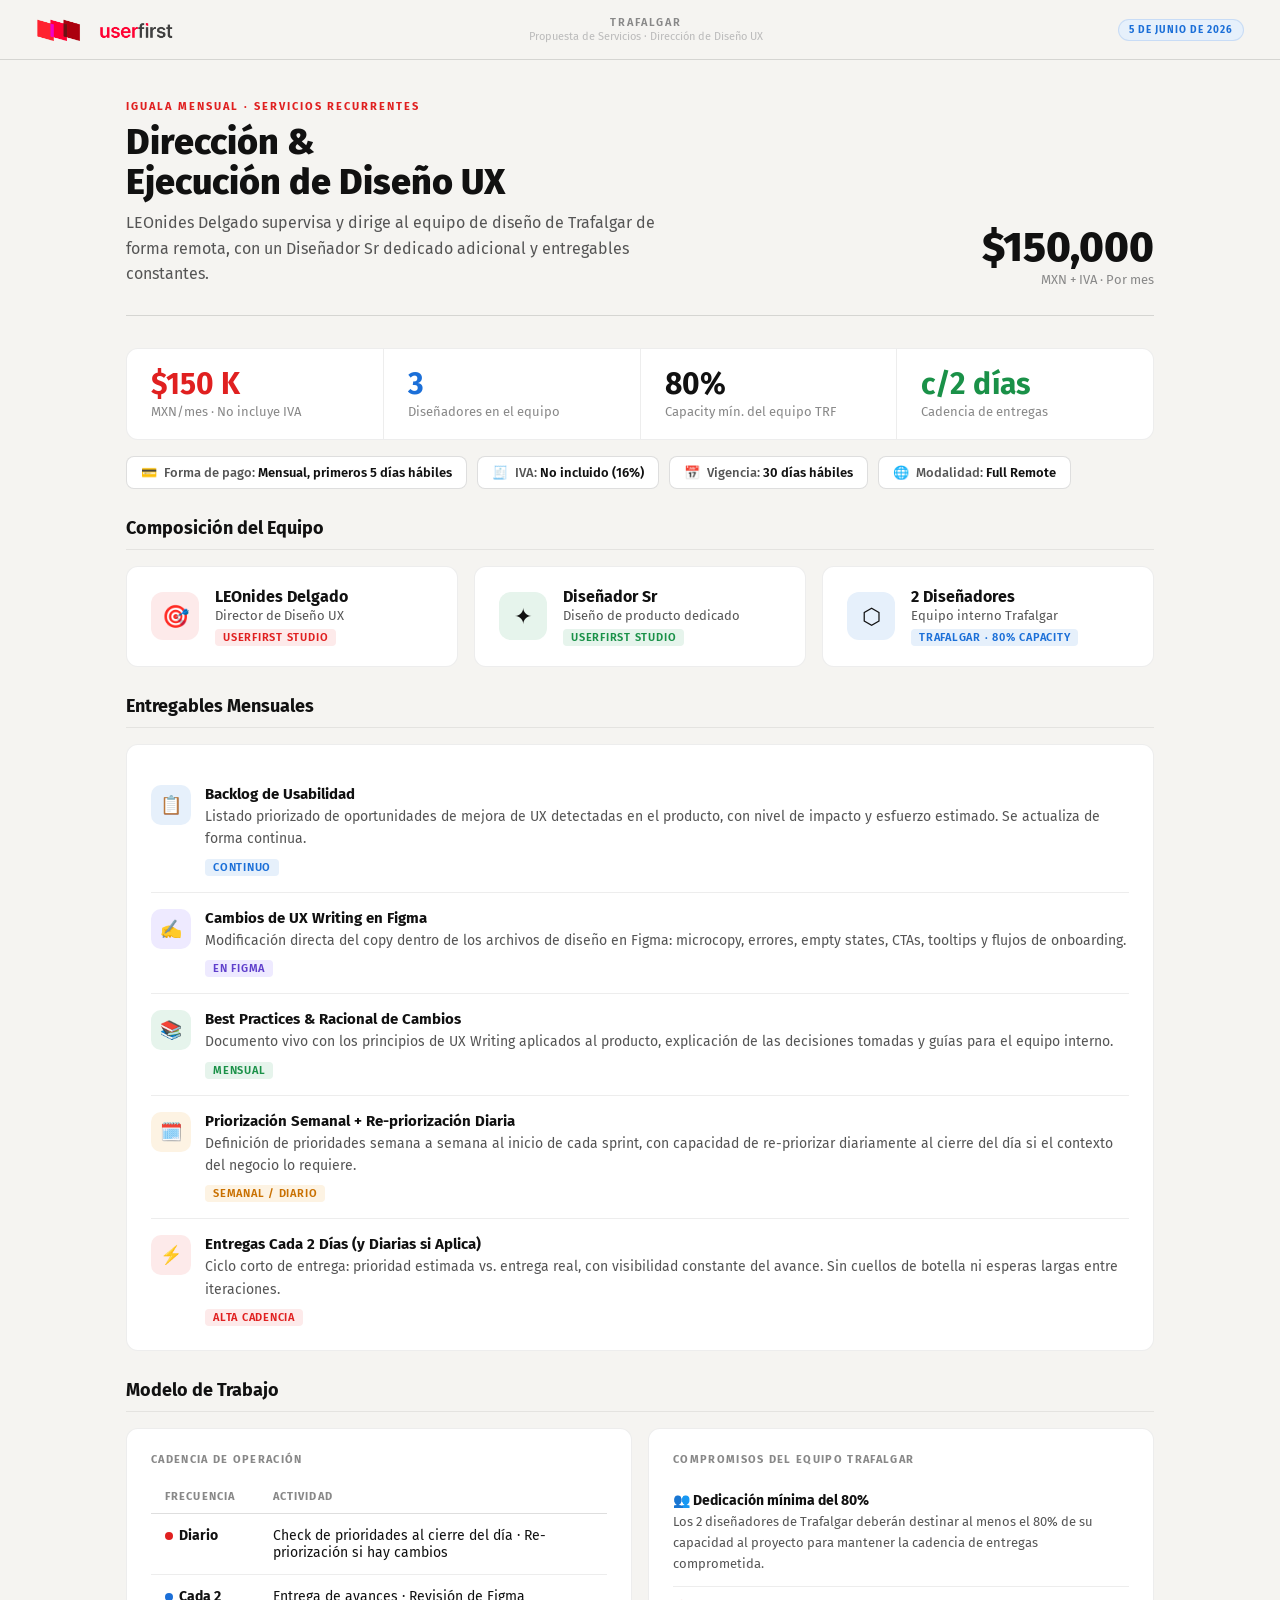
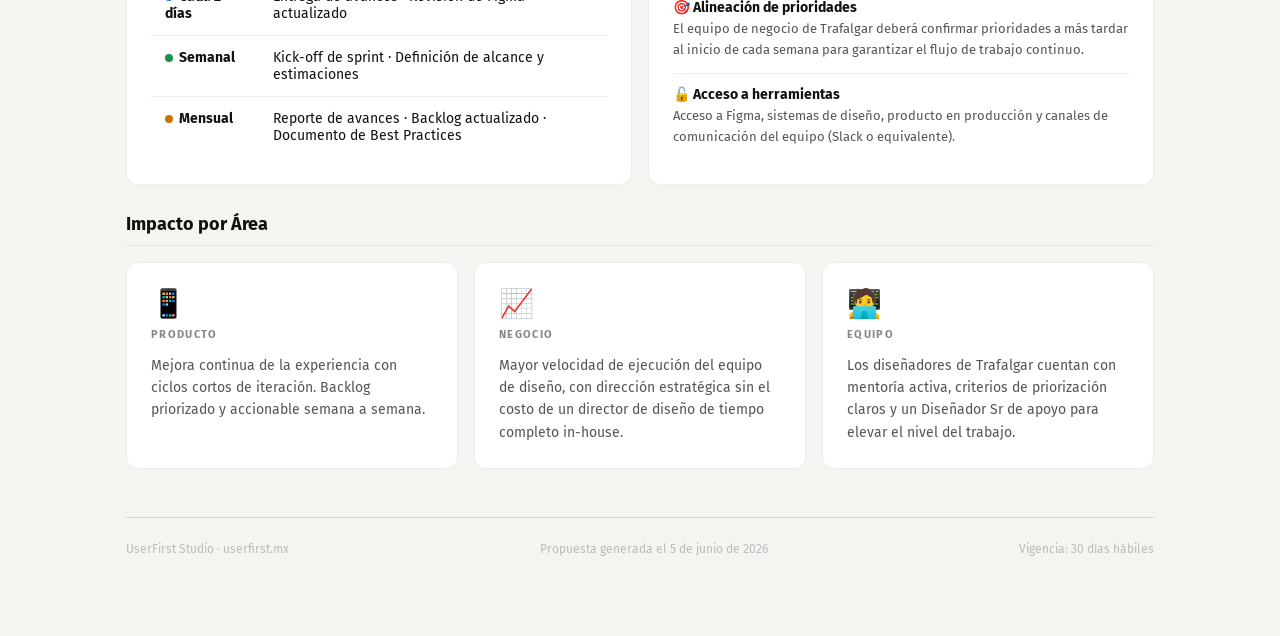
<file: Trafalgar/financial-proposal/cotizacion_direccion_ux.html>
<!DOCTYPE html>
<html lang="es">
<head>
<meta charset="UTF-8">
<meta name="viewport" content="width=device-width, initial-scale=1.0">
<title>Dirección de Diseño UX · Iguala Mensual · Trafalgar · UserFirst Studio</title>
<link rel="preconnect" href="https://fonts.googleapis.com">
<link rel="preconnect" href="https://fonts.gstatic.com" crossorigin>
<link href="https://fonts.googleapis.com/css2?family=Fira+Sans:wght@400;500;600;700;800&display=swap" rel="stylesheet">
<style>
:root {
  --bg:      #F5F4F1;
  --bg2:     #FFFFFF;
  --bg3:     #EDECEA;
  --bg4:     #E4E2DF;
  --border:  rgba(0,0,0,0.07);
  --border2: rgba(0,0,0,0.13);
  --ink:     #111111;
  --muted:   #555555;
  --subtle:  #888888;
  --hint:    #BBBBBB;
  --accent:  #E02020;
  --blue:    #1B6FD8;
  --green:   #1A9148;
  --amber:   #C97000;
  --purple:  #6040CC;
  --teal:    #0E8A7A;
  --font:    'Fira Sans', sans-serif;
}
*, *::before, *::after { box-sizing: border-box; margin: 0; padding: 0; }
html { background: var(--bg); }
body {
  background: var(--bg);
  color: var(--ink);
  font-family: var(--font);
  -webkit-font-smoothing: antialiased;
  min-height: 100vh;
}

/* NAV */
.navbar {
  display: flex;
  align-items: center;
  justify-content: space-between;
  padding: 0 36px;
  height: 60px;
  background: var(--bg);
  border-bottom: .5px solid var(--border2);
  position: sticky;
  top: 0;
  z-index: 10;
}
.logo-img { height: 24px; width: auto; display: block; }
.nav-center { text-align: center; }
.nav-client { font-size: 11px; font-weight: 600; letter-spacing: .18em; text-transform: uppercase; color: var(--subtle); }
.nav-doc { font-size: 11px; color: var(--hint); margin-top: 1px; }
.nav-badge {
  font-size: 10px; font-weight: 700; letter-spacing: .1em; text-transform: uppercase;
  padding: 4px 10px; border-radius: 20px;
  background: #E6F0FB; color: var(--blue);
  border: 1px solid rgba(27,111,216,.15);
}

/* PAGE */
.page { max-width: 1100px; margin: 0 auto; padding: 40px 36px 80px; }

/* HERO */
.hero {
  display: flex;
  align-items: flex-end;
  justify-content: space-between;
  margin-bottom: 32px;
  padding-bottom: 28px;
  border-bottom: 1px solid var(--border2);
  gap: 24px;
}
.hero-left { flex: 1; }
.hero-eyebrow {
  font-size: 11px; font-weight: 700; letter-spacing: .18em; text-transform: uppercase;
  color: var(--accent); margin-bottom: 10px;
}
.hero-title { font-size: 36px; font-weight: 800; line-height: 1.1; color: var(--ink); margin-bottom: 8px; }
.hero-sub { font-size: 16px; color: var(--muted); line-height: 1.6; max-width: 560px; }
.hero-right { flex-shrink: 0; text-align: right; }
.hero-price { font-size: 42px; font-weight: 800; color: var(--ink); line-height: 1; }
.hero-price-label { font-size: 13px; color: var(--subtle); margin-top: 4px; }

/* STAT STRIP */
.stat-strip {
  display: flex;
  background: var(--bg2);
  border: 1px solid var(--border);
  border-radius: 12px;
  overflow: hidden;
  margin-bottom: 16px;
}
.stat { flex: 1; padding: 20px 24px; border-right: 1px solid var(--border); }
.stat:last-child { border-right: none; }
.stat-val { font-size: 30px; font-weight: 700; color: var(--ink); line-height: 1; }
.stat-val.accent { color: var(--accent); }
.stat-val.blue { color: var(--blue); }
.stat-val.green { color: var(--green); }
.stat-val.amber { color: var(--amber); }
.stat-lbl { font-size: 13px; color: var(--subtle); margin-top: 5px; }

/* CONDITION CHIPS */
.cond-chips {
  display: flex; gap: 10px; flex-wrap: wrap;
  margin-bottom: 28px;
}
.cond-chip {
  display: flex; align-items: center; gap: 7px;
  background: var(--bg2); border: 1px solid var(--border2);
  border-radius: 8px; padding: 8px 14px;
  font-size: 13px; font-weight: 500; color: var(--muted);
}
.cond-chip strong { color: var(--ink); font-weight: 600; }

/* SECTION */
.section-title {
  font-size: 18px; font-weight: 700; color: var(--ink);
  margin-bottom: 16px; padding-bottom: 10px;
  border-bottom: 1px solid var(--border);
}
.divider { height: 1px; background: var(--border); margin: 28px 0; }

/* GRIDS */
.g2 { display: grid; grid-template-columns: 1fr 1fr; gap: 16px; }
.g3 { display: grid; grid-template-columns: repeat(3, 1fr); gap: 16px; }

/* CARDS */
.c {
  background: var(--bg2); border: 1px solid var(--border);
  border-radius: 12px; padding: 24px;
}
.c-head {
  font-size: 11px; font-weight: 700; letter-spacing: .12em; text-transform: uppercase;
  color: var(--subtle); margin-bottom: 14px;
}
.c-title { font-size: 17px; font-weight: 700; margin-bottom: 6px; }
.c-sub { font-size: 14px; color: var(--muted); line-height: 1.6; }

/* TEAM CARD */
.team-card {
  background: var(--bg2); border: 1px solid var(--border);
  border-radius: 12px; padding: 20px 24px;
  display: flex; align-items: center; gap: 16px;
}
.team-avatar {
  width: 48px; height: 48px; border-radius: 12px; flex-shrink: 0;
  display: flex; align-items: center; justify-content: center;
  font-size: 22px;
}
.team-name { font-size: 16px; font-weight: 700; margin-bottom: 2px; }
.team-role { font-size: 13px; color: var(--muted); }
.team-tag {
  display: inline-block; margin-top: 6px;
  font-size: 11px; font-weight: 600; letter-spacing: .07em; text-transform: uppercase;
  padding: 2px 8px; border-radius: 4px;
}
.team-tag.accent { background: #FDEAEA; color: var(--accent); }
.team-tag.blue { background: #E6F0FB; color: var(--blue); }
.team-tag.green { background: #E6F4EC; color: var(--green); }
.team-tag.muted { background: var(--bg3); color: var(--muted); }

/* DELIVERABLE ITEM */
.dlv-item {
  display: flex; align-items: flex-start; gap: 14px;
  padding: 16px 0; border-bottom: 1px solid var(--border);
}
.dlv-item:last-child { border-bottom: none; padding-bottom: 0; }
.dlv-icon {
  width: 40px; height: 40px; border-radius: 10px; flex-shrink: 0;
  display: flex; align-items: center; justify-content: center;
  font-size: 18px;
}
.dlv-body { flex: 1; }
.dlv-title { font-size: 15px; font-weight: 700; margin-bottom: 3px; }
.dlv-desc { font-size: 14px; color: var(--muted); line-height: 1.6; }
.dlv-tag {
  display: inline-block; margin-top: 8px;
  font-size: 11px; font-weight: 600; letter-spacing: .07em; text-transform: uppercase;
  padding: 2px 8px; border-radius: 4px;
  background: var(--bg3); color: var(--muted);
}
.dlv-tag + .dlv-tag { margin-left: 4px; }
.dlv-tag.blue { background: #E6F0FB; color: var(--blue); }
.dlv-tag.green { background: #E6F4EC; color: var(--green); }
.dlv-tag.amber { background: #FDF3E3; color: var(--amber); }
.dlv-tag.purple { background: #EEEAFF; color: var(--purple); }

/* CADENCE TABLE */
.cad-table { width: 100%; border-collapse: collapse; font-size: 14px; }
.cad-table th {
  font-size: 11px; font-weight: 700; letter-spacing: .1em; text-transform: uppercase;
  color: var(--subtle); padding: 10px 14px; text-align: left;
  border-bottom: 1px solid var(--border2);
}
.cad-table td { padding: 13px 14px; border-bottom: 1px solid var(--border); vertical-align: top; }
.cad-table tr:last-child td { border-bottom: none; }
.cad-dot {
  width: 8px; height: 8px; border-radius: 50%; display: inline-block; margin-right: 6px;
  vertical-align: middle;
}

/* FOOTER */
.footer {
  margin-top: 48px; padding-top: 24px;
  border-top: 1px solid var(--border2);
  display: flex; justify-content: space-between; align-items: center;
  font-size: 12px; color: var(--hint);
}
</style>
</head>
<body>

<nav class="navbar">
  <img src="[data-uri]" class="logo-img" alt="UserFirst Studio">
  <div class="nav-center">
    <div class="nav-client">Trafalgar</div>
    <div class="nav-doc">Propuesta de Servicios · Dirección de Diseño UX</div>
  </div>
  <div class="nav-badge">5 de junio de 2026</div>
</nav>

<div class="page">

  <!-- HERO -->
  <div class="hero">
    <div class="hero-left">
      <div class="hero-eyebrow">Iguala Mensual · Servicios Recurrentes</div>
      <div class="hero-title">Dirección &amp;<br>Ejecución de Diseño UX</div>
      <div class="hero-sub">LEOnides Delgado supervisa y dirige al equipo de diseño de Trafalgar de forma remota, con un Diseñador Sr dedicado adicional y entregables constantes.</div>
    </div>
    <div class="hero-right">
      <div class="hero-price">$150,000</div>
      <div class="hero-price-label">MXN + IVA · Por mes</div>
    </div>
  </div>

  <!-- STAT STRIP -->
  <div class="stat-strip">
    <div class="stat">
      <div class="stat-val accent">$150 K</div>
      <div class="stat-lbl">MXN/mes · No incluye IVA</div>
    </div>
    <div class="stat">
      <div class="stat-val blue">3</div>
      <div class="stat-lbl">Diseñadores en el equipo</div>
    </div>
    <div class="stat">
      <div class="stat-val">80%</div>
      <div class="stat-lbl">Capacity mín. del equipo TRF</div>
    </div>
    <div class="stat">
      <div class="stat-val green">c/2 días</div>
      <div class="stat-lbl">Cadencia de entregas</div>
    </div>
  </div>

  <!-- CONDITION CHIPS -->
  <div class="cond-chips">
    <div class="cond-chip">💳 <span>Forma de pago: <strong>Mensual, primeros 5 días hábiles</strong></span></div>
    <div class="cond-chip">🧾 <span>IVA: <strong>No incluido (16%)</strong></span></div>
    <div class="cond-chip">📅 <span>Vigencia: <strong>30 días hábiles</strong></span></div>
    <div class="cond-chip">🌐 <span>Modalidad: <strong>Full Remote</strong></span></div>
  </div>

  <!-- EQUIPO -->
  <div class="section-title">Composición del Equipo</div>
  <div style="display:grid;grid-template-columns:repeat(3,1fr);gap:16px;margin-bottom:28px">
    <div class="team-card">
      <div class="team-avatar" style="background:#FDEAEA">🎯</div>
      <div>
        <div class="team-name">LEOnides Delgado</div>
        <div class="team-role">Director de Diseño UX</div>
        <span class="team-tag accent">UserFirst Studio</span>
      </div>
    </div>
    <div class="team-card">
      <div class="team-avatar" style="background:#E6F4EC">✦</div>
      <div>
        <div class="team-name">Diseñador Sr</div>
        <div class="team-role">Diseño de producto dedicado</div>
        <span class="team-tag green">UserFirst Studio</span>
      </div>
    </div>
    <div class="team-card">
      <div class="team-avatar" style="background:#E6F0FB">⬡</div>
      <div>
        <div class="team-name">2 Diseñadores</div>
        <div class="team-role">Equipo interno Trafalgar</div>
        <span class="team-tag blue">Trafalgar · 80% capacity</span>
      </div>
    </div>
  </div>

  <!-- ENTREGABLES -->
  <div class="section-title">Entregables Mensuales</div>
  <div class="c" style="margin-bottom:28px">
    <div class="dlv-item">
      <div class="dlv-icon" style="background:#E6F0FB">📋</div>
      <div class="dlv-body">
        <div class="dlv-title">Backlog de Usabilidad</div>
        <div class="dlv-desc">Listado priorizado de oportunidades de mejora de UX detectadas en el producto, con nivel de impacto y esfuerzo estimado. Se actualiza de forma continua.</div>
        <span class="dlv-tag blue">Continuo</span>
      </div>
    </div>
    <div class="dlv-item">
      <div class="dlv-icon" style="background:#EEEAFF">✍️</div>
      <div class="dlv-body">
        <div class="dlv-title">Cambios de UX Writing en Figma</div>
        <div class="dlv-desc">Modificación directa del copy dentro de los archivos de diseño en Figma: microcopy, errores, empty states, CTAs, tooltips y flujos de onboarding.</div>
        <span class="dlv-tag purple">En Figma</span>
      </div>
    </div>
    <div class="dlv-item">
      <div class="dlv-icon" style="background:#E6F4EC">📚</div>
      <div class="dlv-body">
        <div class="dlv-title">Best Practices &amp; Racional de Cambios</div>
        <div class="dlv-desc">Documento vivo con los principios de UX Writing aplicados al producto, explicación de las decisiones tomadas y guías para el equipo interno.</div>
        <span class="dlv-tag green">Mensual</span>
      </div>
    </div>
    <div class="dlv-item">
      <div class="dlv-icon" style="background:#FDF3E3">🗓️</div>
      <div class="dlv-body">
        <div class="dlv-title">Priorización Semanal + Re-priorización Diaria</div>
        <div class="dlv-desc">Definición de prioridades semana a semana al inicio de cada sprint, con capacidad de re-priorizar diariamente al cierre del día si el contexto del negocio lo requiere.</div>
        <span class="dlv-tag amber">Semanal / Diario</span>
      </div>
    </div>
    <div class="dlv-item">
      <div class="dlv-icon" style="background:#FDEAEA">⚡</div>
      <div class="dlv-body">
        <div class="dlv-title">Entregas Cada 2 Días (y Diarias si Aplica)</div>
        <div class="dlv-desc">Ciclo corto de entrega: prioridad estimada vs. entrega real, con visibilidad constante del avance. Sin cuellos de botella ni esperas largas entre iteraciones.</div>
        <span class="dlv-tag" style="background:#FDEAEA;color:var(--accent)">Alta cadencia</span>
      </div>
    </div>
  </div>

  <!-- MODELO DE TRABAJO -->
  <div class="section-title">Modelo de Trabajo</div>
  <div class="g2" style="margin-bottom:28px">
    <div class="c">
      <div class="c-head">Cadencia de Operación</div>
      <table class="cad-table">
        <thead>
          <tr>
            <th>Frecuencia</th>
            <th>Actividad</th>
          </tr>
        </thead>
        <tbody>
          <tr>
            <td><span class="cad-dot" style="background:var(--accent)"></span><strong>Diario</strong></td>
            <td>Check de prioridades al cierre del día · Re-priorización si hay cambios</td>
          </tr>
          <tr>
            <td><span class="cad-dot" style="background:var(--blue)"></span><strong>Cada 2 días</strong></td>
            <td>Entrega de avances · Revisión de Figma actualizado</td>
          </tr>
          <tr>
            <td><span class="cad-dot" style="background:var(--green)"></span><strong>Semanal</strong></td>
            <td>Kick-off de sprint · Definición de alcance y estimaciones</td>
          </tr>
          <tr>
            <td><span class="cad-dot" style="background:var(--amber)"></span><strong>Mensual</strong></td>
            <td>Reporte de avances · Backlog actualizado · Documento de Best Practices</td>
          </tr>
        </tbody>
      </table>
    </div>
    <div class="c">
      <div class="c-head">Compromisos del Equipo Trafalgar</div>
      <div class="dlv-item" style="padding:12px 0">
        <div class="dlv-body">
          <div class="dlv-title" style="font-size:14px">👥 Dedicación mínima del 80%</div>
          <div class="dlv-desc" style="font-size:13px">Los 2 diseñadores de Trafalgar deberán destinar al menos el 80% de su capacidad al proyecto para mantener la cadencia de entregas comprometida.</div>
        </div>
      </div>
      <div class="dlv-item" style="padding:12px 0">
        <div class="dlv-body">
          <div class="dlv-title" style="font-size:14px">🎯 Alineación de prioridades</div>
          <div class="dlv-desc" style="font-size:13px">El equipo de negocio de Trafalgar deberá confirmar prioridades a más tardar al inicio de cada semana para garantizar el flujo de trabajo continuo.</div>
        </div>
      </div>
      <div class="dlv-item" style="padding:12px 0;border-bottom:none">
        <div class="dlv-body">
          <div class="dlv-title" style="font-size:14px">🔓 Acceso a herramientas</div>
          <div class="dlv-desc" style="font-size:13px">Acceso a Figma, sistemas de diseño, producto en producción y canales de comunicación del equipo (Slack o equivalente).</div>
        </div>
      </div>
    </div>
  </div>

  <!-- IMPACTO -->
  <div class="section-title">Impacto por Área</div>
  <div class="g3" style="margin-bottom:28px">
    <div class="c">
      <div style="font-size:28px;margin-bottom:8px">📱</div>
      <div class="c-head">Producto</div>
      <div class="c-sub">Mejora continua de la experiencia con ciclos cortos de iteración. Backlog priorizado y accionable semana a semana.</div>
    </div>
    <div class="c">
      <div style="font-size:28px;margin-bottom:8px">📈</div>
      <div class="c-head">Negocio</div>
      <div class="c-sub">Mayor velocidad de ejecución del equipo de diseño, con dirección estratégica sin el costo de un director de diseño de tiempo completo in-house.</div>
    </div>
    <div class="c">
      <div style="font-size:28px;margin-bottom:8px">🧑‍💻</div>
      <div class="c-head">Equipo</div>
      <div class="c-sub">Los diseñadores de Trafalgar cuentan con mentoría activa, criterios de priorización claros y un Diseñador Sr de apoyo para elevar el nivel del trabajo.</div>
    </div>
  </div>

  <!-- FOOTER -->
  <div class="footer">
    <span>UserFirst Studio · userfirst.mx</span>
    <span>Propuesta generada el 5 de junio de 2026</span>
    <span>Vigencia: 30 días hábiles</span>
  </div>

</div>
</body>
</html>
</file>
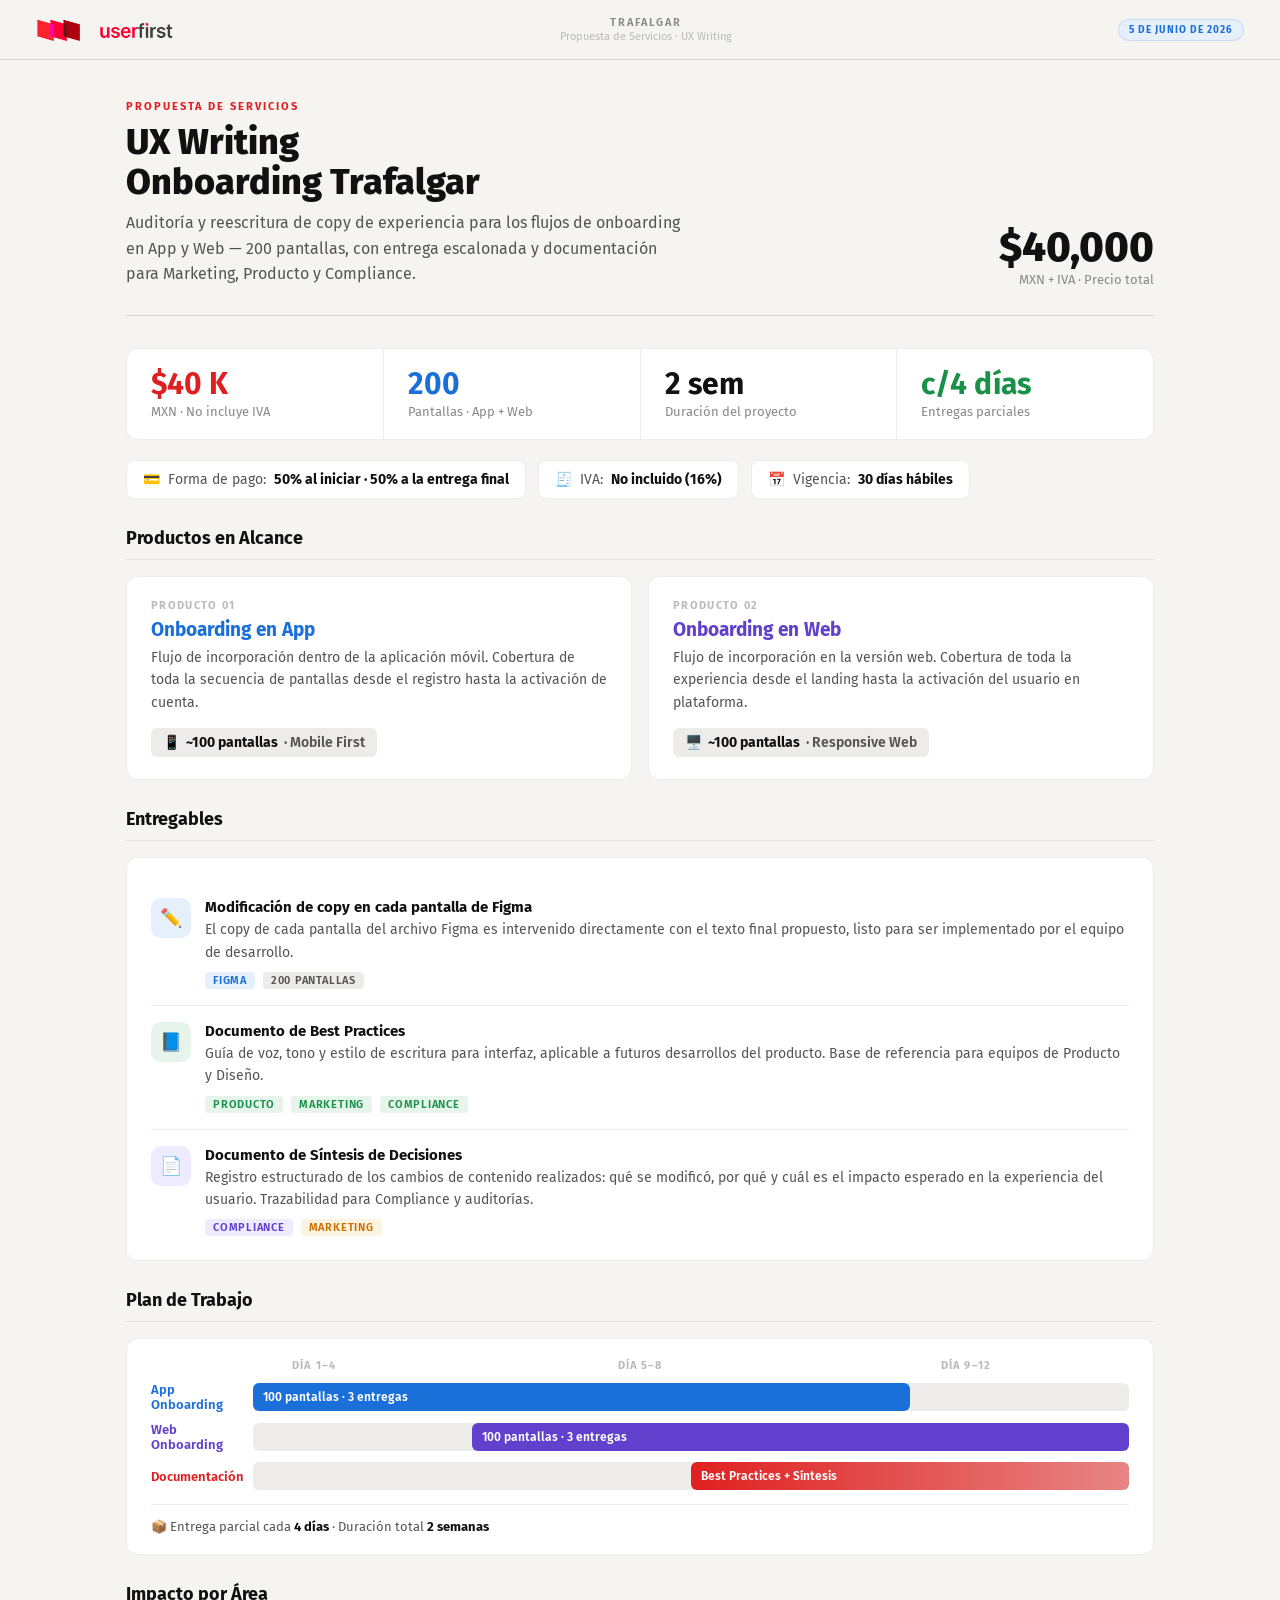
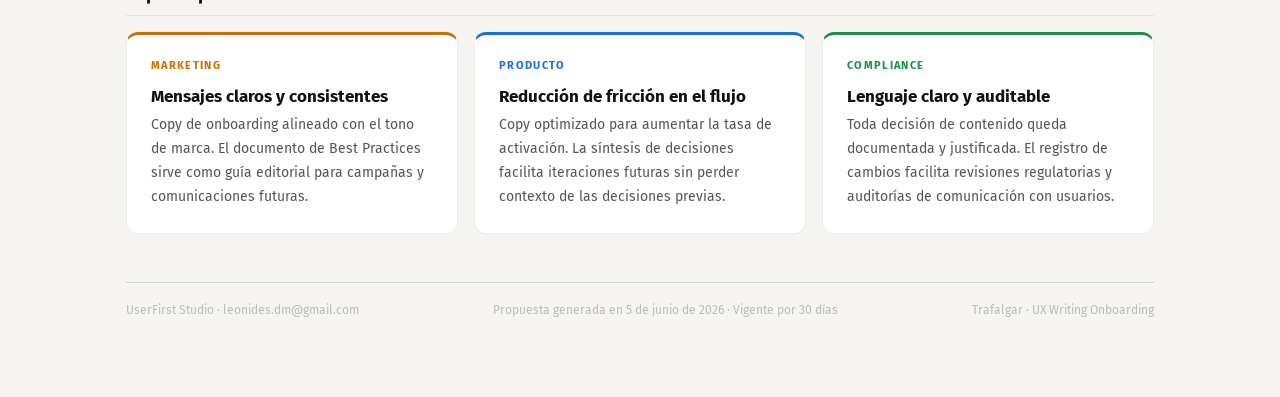
<file: Trafalgar/financial-proposal/cotizacion_uxwriting.html>
<!DOCTYPE html>
<html lang="es">
<head>
<meta charset="UTF-8">
<meta name="viewport" content="width=device-width, initial-scale=1.0">
<title>UX Writing · Trafalgar · UserFirst Studio</title>
<link rel="preconnect" href="https://fonts.googleapis.com">
<link rel="preconnect" href="https://fonts.gstatic.com" crossorigin>
<link href="https://fonts.googleapis.com/css2?family=Fira+Sans:wght@400;500;600;700;800&display=swap" rel="stylesheet">
<style>
:root {
  --bg:      #F5F4F1;
  --bg2:     #FFFFFF;
  --bg3:     #EDECEA;
  --bg4:     #E4E2DF;
  --border:  rgba(0,0,0,0.07);
  --border2: rgba(0,0,0,0.13);
  --ink:     #111111;
  --muted:   #555555;
  --subtle:  #888888;
  --hint:    #BBBBBB;
  --accent:  #E02020;
  --blue:    #1B6FD8;
  --green:   #1A9148;
  --amber:   #C97000;
  --purple:  #6040CC;
  --teal:    #0E8A7A;
  --font:    'Fira Sans', sans-serif;
}
*, *::before, *::after { box-sizing: border-box; margin: 0; padding: 0; }
html { background: var(--bg); }
body {
  background: var(--bg);
  color: var(--ink);
  font-family: var(--font);
  -webkit-font-smoothing: antialiased;
  min-height: 100vh;
}

/* NAV */
.navbar {
  display: flex;
  align-items: center;
  justify-content: space-between;
  padding: 0 36px;
  height: 60px;
  background: var(--bg);
  border-bottom: .5px solid var(--border2);
  position: sticky;
  top: 0;
  z-index: 10;
}
.logo-img { height: 24px; width: auto; display: block; }
.nav-center { text-align: center; }
.nav-client { font-size: 11px; font-weight: 600; letter-spacing: .18em; text-transform: uppercase; color: var(--subtle); }
.nav-doc { font-size: 11px; color: var(--hint); margin-top: 1px; }
.nav-badge {
  font-size: 10px; font-weight: 700; letter-spacing: .1em; text-transform: uppercase;
  padding: 4px 10px; border-radius: 20px;
  background: #E6F0FB; color: var(--blue);
  border: 1px solid rgba(27,111,216,.15);
}

/* PAGE */
.page { max-width: 1100px; margin: 0 auto; padding: 40px 36px 80px; }

/* HERO */
.hero {
  display: flex;
  align-items: flex-end;
  justify-content: space-between;
  margin-bottom: 32px;
  padding-bottom: 28px;
  border-bottom: 1px solid var(--border2);
  gap: 24px;
}
.hero-left { flex: 1; }
.hero-eyebrow {
  font-size: 11px; font-weight: 700; letter-spacing: .18em; text-transform: uppercase;
  color: var(--accent); margin-bottom: 10px;
}
.hero-title { font-size: 36px; font-weight: 800; line-height: 1.1; color: var(--ink); margin-bottom: 8px; }
.hero-sub { font-size: 16px; color: var(--muted); line-height: 1.6; max-width: 560px; }
.hero-right { flex-shrink: 0; text-align: right; }
.hero-price { font-size: 42px; font-weight: 800; color: var(--ink); line-height: 1; }
.hero-price-label { font-size: 13px; color: var(--subtle); margin-top: 4px; }

/* STAT STRIP */
.stat-strip {
  display: flex;
  background: var(--bg2);
  border: 1px solid var(--border);
  border-radius: 12px;
  overflow: hidden;
  margin-bottom: 28px;
}
.stat { flex: 1; padding: 20px 24px; border-right: 1px solid var(--border); }
.stat:last-child { border-right: none; }
.stat-val { font-size: 30px; font-weight: 700; color: var(--ink); line-height: 1; }
.stat-val.accent { color: var(--accent); }
.stat-val.blue { color: var(--blue); }
.stat-val.green { color: var(--green); }
.stat-lbl { font-size: 13px; color: var(--subtle); margin-top: 5px; }

/* SECTION */
.section-title {
  font-size: 18px; font-weight: 700; color: var(--ink);
  margin-bottom: 16px; padding-bottom: 10px;
  border-bottom: 1px solid var(--border);
}
.divider { height: 1px; background: var(--border); margin: 28px 0; }

/* GRIDS */
.g2 { display: grid; grid-template-columns: 1fr 1fr; gap: 16px; }
.g3 { display: grid; grid-template-columns: repeat(3, 1fr); gap: 16px; }

/* CARDS */
.c {
  background: var(--bg2); border: 1px solid var(--border);
  border-radius: 12px; padding: 24px;
}
.c-head {
  font-size: 11px; font-weight: 700; letter-spacing: .12em; text-transform: uppercase;
  color: var(--subtle); margin-bottom: 14px;
}
.c-title { font-size: 17px; font-weight: 700; margin-bottom: 6px; }

/* DELIVERABLE ITEM */
.dlv-item {
  display: flex; align-items: flex-start; gap: 14px;
  padding: 16px 0; border-bottom: 1px solid var(--border);
}
.dlv-item:last-child { border-bottom: none; padding-bottom: 0; }
.dlv-icon {
  width: 40px; height: 40px; border-radius: 10px; flex-shrink: 0;
  display: flex; align-items: center; justify-content: center;
  font-size: 18px;
}
.dlv-body { flex: 1; }
.dlv-title { font-size: 15px; font-weight: 700; margin-bottom: 3px; }
.dlv-desc { font-size: 14px; color: var(--muted); line-height: 1.6; }
.dlv-tag {
  display: inline-block; margin-top: 8px;
  font-size: 11px; font-weight: 600; letter-spacing: .07em; text-transform: uppercase;
  padding: 2px 8px; border-radius: 4px;
  background: var(--bg3); color: var(--muted);
}
.dlv-tag + .dlv-tag { margin-left: 4px; }
.dlv-tag.blue { background: #E6F0FB; color: var(--blue); }
.dlv-tag.green { background: #E6F4EC; color: var(--green); }
.dlv-tag.amber { background: #FDF3E3; color: var(--amber); }
.dlv-tag.purple { background: #EEEAFF; color: var(--purple); }

/* PRODUCT CARDS */
.prod-card {
  background: var(--bg2); border: 1px solid var(--border);
  border-radius: 12px; padding: 22px 24px;
}
.prod-card-number {
  font-size: 11px; font-weight: 700; letter-spacing: .12em; text-transform: uppercase;
  color: var(--hint); margin-bottom: 6px;
}
.prod-card-title { font-size: 19px; font-weight: 700; margin-bottom: 6px; }
.prod-card-sub { font-size: 14px; color: var(--muted); line-height: 1.6; }
.prod-screens {
  display: inline-flex; align-items: center; gap: 6px;
  margin-top: 14px;
  background: var(--bg3); border-radius: 6px; padding: 6px 12px;
  font-size: 14px; font-weight: 600; color: var(--muted);
}
.prod-screens strong { color: var(--ink); }

/* MINI GANTT */
.mini-gantt { margin-top: 8px; }
.mg-row { display: flex; align-items: center; gap: 12px; margin-bottom: 10px; }
.mg-label-text { font-size: 13px; font-weight: 600; color: var(--ink); width: 110px; flex-shrink: 0; }
.mg-track { flex: 1; height: 28px; background: var(--bg3); border-radius: 6px; position: relative; }
.mg-bar {
  position: absolute; top: 4px; height: 20px; border-radius: 4px;
  display: flex; align-items: center; padding: 0 8px;
  font-size: 12px; font-weight: 600; color: #fff; white-space: nowrap;
}
.mg-week-header { display: flex; margin-left: 122px; margin-bottom: 6px; }
.mg-week { flex: 1; text-align: center; font-size: 11px; color: var(--hint); font-weight: 600; letter-spacing: .06em; }

/* TABLE */
.htable { width: 100%; border-collapse: collapse; font-size: 14px; }
.htable th {
  font-size: 11px; font-weight: 700; letter-spacing: .1em; text-transform: uppercase;
  color: var(--subtle); padding: 10px 14px; text-align: left;
  border-bottom: 1px solid var(--border2);
}
.htable td { padding: 13px 14px; border-bottom: 1px solid var(--border); vertical-align: top; }
.htable tr:last-child td { border-bottom: none; }
.htable .num { text-align: right; font-weight: 600; font-variant-numeric: tabular-nums; }
.htable .total td { font-weight: 700; background: var(--bg3); border-top: 2px solid var(--border2); }

/* TIMELINE MARKER */
.tl-row { display: flex; align-items: flex-start; gap: 16px; padding: 14px 0; border-bottom: 1px solid var(--border); }
.tl-row:last-child { border-bottom: none; }
.tl-dot {
  width: 32px; height: 32px; border-radius: 50%; flex-shrink: 0;
  display: flex; align-items: center; justify-content: center;
  font-size: 13px; font-weight: 700; color: #fff; margin-top: 2px;
}
.tl-body { flex: 1; }
.tl-title { font-size: 15px; font-weight: 700; margin-bottom: 3px; }
.tl-desc { font-size: 13px; color: var(--muted); line-height: 1.6; }
.tl-days {
  flex-shrink: 0; text-align: right;
  font-size: 13px; font-weight: 600; color: var(--subtle); margin-top: 4px;
}

/* INFO ROW */
.info-row { display: flex; gap: 12px; flex-wrap: wrap; margin-top: 16px; }
.info-chip {
  display: flex; align-items: center; gap: 8px;
  background: var(--bg2); border: 1px solid var(--border);
  border-radius: 8px; padding: 10px 16px;
  font-size: 14px;
}
.info-chip strong { color: var(--ink); }
.info-chip span { color: var(--muted); }

/* FOOTER */
.footer {
  margin-top: 48px; padding-top: 20px; border-top: 1px solid var(--border2);
  display: flex; align-items: center; justify-content: space-between;
  font-size: 12px; color: var(--hint);
}
</style>
</head>
<body>

<!-- NAVBAR -->
<nav class="navbar">
  <img src="[data-uri]" class="logo-img" alt="UserFirst Studio">
  <div class="nav-center">
    <div class="nav-client">Trafalgar</div>
    <div class="nav-doc">Propuesta de Servicios · UX Writing</div>
  </div>
  <div class="nav-badge">5 de junio de 2026</div>
</nav>

<!-- PAGE -->
<div class="page">

  <!-- HERO -->
  <div class="hero">
    <div class="hero-left">
      <div class="hero-eyebrow">Propuesta de Servicios</div>
      <div class="hero-title">UX Writing<br>Onboarding Trafalgar</div>
      <div class="hero-sub">Auditoría y reescritura de copy de experiencia para los flujos de onboarding en App y Web — 200 pantallas, con entrega escalonada y documentación para Marketing, Producto y Compliance.</div>
    </div>
    <div class="hero-right">
      <div class="hero-price">$40,000</div>
      <div class="hero-price-label">MXN + IVA · Precio total</div>
    </div>
  </div>

  <!-- STAT STRIP -->
  <div class="stat-strip" style="margin-bottom:20px">
    <div class="stat">
      <div class="stat-val accent">$40 K</div>
      <div class="stat-lbl">MXN · No incluye IVA</div>
    </div>
    <div class="stat">
      <div class="stat-val blue">200</div>
      <div class="stat-lbl">Pantallas · App + Web</div>
    </div>
    <div class="stat">
      <div class="stat-val">2 sem</div>
      <div class="stat-lbl">Duración del proyecto</div>
    </div>
    <div class="stat">
      <div class="stat-val green">c/4 días</div>
      <div class="stat-lbl">Entregas parciales</div>
    </div>
  </div>
  <!-- CONDICIONES COMERCIALES -->
  <div style="display:flex;gap:12px;flex-wrap:wrap;margin-bottom:28px">
    <div style="display:flex;align-items:center;gap:8px;background:var(--bg2);border:1px solid var(--border);border-radius:8px;padding:10px 16px;font-size:14px">
      💳 <span style="color:var(--muted)">Forma de pago:</span> <strong>50% al iniciar · 50% a la entrega final</strong>
    </div>
    <div style="display:flex;align-items:center;gap:8px;background:var(--bg2);border:1px solid var(--border);border-radius:8px;padding:10px 16px;font-size:14px">
      🧾 <span style="color:var(--muted)">IVA:</span> <strong>No incluido (16%)</strong>
    </div>
    <div style="display:flex;align-items:center;gap:8px;background:var(--bg2);border:1px solid var(--border);border-radius:8px;padding:10px 16px;font-size:14px">
      📅 <span style="color:var(--muted)">Vigencia:</span> <strong>30 días hábiles</strong>
    </div>
  </div>

  <!-- PRODUCTOS EN ALCANCE -->
  <div class="section-title">Productos en Alcance</div>
  <div class="g2" style="margin-bottom:28px">

    <div class="prod-card">
      <div class="prod-card-number">Producto 01</div>
      <div class="prod-card-title" style="color:var(--blue)">Onboarding en App</div>
      <div class="prod-card-sub">Flujo de incorporación dentro de la aplicación móvil. Cobertura de toda la secuencia de pantallas desde el registro hasta la activación de cuenta.</div>
      <div class="prod-screens">📱 <strong>~100 pantallas</strong> · Mobile First</div>
    </div>

    <div class="prod-card">
      <div class="prod-card-number">Producto 02</div>
      <div class="prod-card-title" style="color:var(--purple)">Onboarding en Web</div>
      <div class="prod-card-sub">Flujo de incorporación en la versión web. Cobertura de toda la experiencia desde el landing hasta la activación del usuario en plataforma.</div>
      <div class="prod-screens">🖥️ <strong>~100 pantallas</strong> · Responsive Web</div>
    </div>

  </div>

  <!-- ENTREGABLES -->
  <div class="section-title">Entregables</div>
  <div class="c" style="margin-bottom:28px">
    <div class="dlv-item">
      <div class="dlv-icon" style="background:#E6F0FB">✏️</div>
      <div class="dlv-body">
        <div class="dlv-title">Modificación de copy en cada pantalla de Figma</div>
        <div class="dlv-desc">El copy de cada pantalla del archivo Figma es intervenido directamente con el texto final propuesto, listo para ser implementado por el equipo de desarrollo.</div>
        <span class="dlv-tag blue">Figma</span>
        <span class="dlv-tag">200 pantallas</span>
      </div>
    </div>
    <div class="dlv-item">
      <div class="dlv-icon" style="background:#E6F4EC">📘</div>
      <div class="dlv-body">
        <div class="dlv-title">Documento de Best Practices</div>
        <div class="dlv-desc">Guía de voz, tono y estilo de escritura para interfaz, aplicable a futuros desarrollos del producto. Base de referencia para equipos de Producto y Diseño.</div>
        <span class="dlv-tag green">Producto</span>
        <span class="dlv-tag green">Marketing</span>
        <span class="dlv-tag green">Compliance</span>
      </div>
    </div>
    <div class="dlv-item">
      <div class="dlv-icon" style="background:#EEEAFF">📄</div>
      <div class="dlv-body">
        <div class="dlv-title">Documento de Síntesis de Decisiones</div>
        <div class="dlv-desc">Registro estructurado de los cambios de contenido realizados: qué se modificó, por qué y cuál es el impacto esperado en la experiencia del usuario. Trazabilidad para Compliance y auditorías.</div>
        <span class="dlv-tag purple">Compliance</span>
        <span class="dlv-tag amber">Marketing</span>
      </div>
    </div>
  </div>

  <!-- PLAN DE TRABAJO -->
  <div style="margin-bottom:28px">
      <div class="section-title">Plan de Trabajo</div>
      <div class="c" style="padding:20px 24px">
        <div class="mg-week-header" style="margin-left:0;margin-bottom:10px">
          <div style="flex:1;text-align:center;font-size:11px;color:var(--hint);font-weight:700;letter-spacing:.1em">DÍA 1–4</div>
          <div style="flex:1;text-align:center;font-size:11px;color:var(--hint);font-weight:700;letter-spacing:.1em">DÍA 5–8</div>
          <div style="flex:1;text-align:center;font-size:11px;color:var(--hint);font-weight:700;letter-spacing:.1em">DÍA 9–12</div>
          
        </div>

        <div style="display:flex;gap:12px;margin-bottom:10px;align-items:center">
          <div style="font-size:13px;font-weight:600;color:var(--blue);width:90px;flex-shrink:0">App Onboarding</div>
          <div style="flex:1;position:relative;height:28px;background:var(--bg3);border-radius:6px">
            <div style="position:absolute;left:0;width:75%;height:28px;background:var(--blue);border-radius:6px;display:flex;align-items:center;padding:0 10px;font-size:12px;font-weight:600;color:#fff">100 pantallas · 3 entregas</div>
          </div>
        </div>

        <div style="display:flex;gap:12px;margin-bottom:10px;align-items:center">
          <div style="font-size:13px;font-weight:600;color:var(--purple);width:90px;flex-shrink:0">Web Onboarding</div>
          <div style="flex:1;position:relative;height:28px;background:var(--bg3);border-radius:6px">
            <div style="position:absolute;left:25%;width:75%;height:28px;background:var(--purple);border-radius:6px;display:flex;align-items:center;padding:0 10px;font-size:12px;font-weight:600;color:#fff">100 pantallas · 3 entregas</div>
          </div>
        </div>

        <div style="display:flex;gap:12px;margin-bottom:10px;align-items:center">
          <div style="font-size:13px;font-weight:600;color:var(--accent);width:90px;flex-shrink:0">Documentación</div>
          <div style="flex:1;position:relative;height:28px;background:var(--bg3);border-radius:6px">
            <div style="position:absolute;left:50%;width:50%;height:28px;background:linear-gradient(90deg,var(--accent),rgba(224,32,32,0.5));border-radius:6px;display:flex;align-items:center;padding:0 10px;font-size:12px;font-weight:600;color:#fff">Best Practices + Síntesis</div>
          </div>
        </div>


        <div style="margin-top:14px;padding-top:14px;border-top:1px solid var(--border);font-size:13px;color:var(--muted)">
          📦 Entrega parcial cada <strong style="color:var(--ink)">4 días</strong> · Duración total <strong style="color:var(--ink)">2 semanas</strong>
        </div>
      </div>
  </div>



  <!-- CASOS DE USO DE LOS ENTREGABLES -->
  <div class="section-title">Impacto por Área</div>
  <div class="g3" style="margin-bottom:28px">
    <div class="c" style="border-top:3px solid var(--amber)">
      <div class="c-head" style="color:var(--amber)">Marketing</div>
      <div class="c-title">Mensajes claros y consistentes</div>
      <p style="font-size:14px;color:var(--muted);line-height:1.7;margin-top:6px">Copy de onboarding alineado con el tono de marca. El documento de Best Practices sirve como guía editorial para campañas y comunicaciones futuras.</p>
    </div>
    <div class="c" style="border-top:3px solid var(--blue)">
      <div class="c-head" style="color:var(--blue)">Producto</div>
      <div class="c-title">Reducción de fricción en el flujo</div>
      <p style="font-size:14px;color:var(--muted);line-height:1.7;margin-top:6px">Copy optimizado para aumentar la tasa de activación. La síntesis de decisiones facilita iteraciones futuras sin perder contexto de las decisiones previas.</p>
    </div>
    <div class="c" style="border-top:3px solid var(--green)">
      <div class="c-head" style="color:var(--green)">Compliance</div>
      <div class="c-title">Lenguaje claro y auditable</div>
      <p style="font-size:14px;color:var(--muted);line-height:1.7;margin-top:6px">Toda decisión de contenido queda documentada y justificada. El registro de cambios facilita revisiones regulatorias y auditorías de comunicación con usuarios.</p>
    </div>
  </div>

  <!-- FOOTER -->
  <div class="footer">
    <div>UserFirst Studio · leonides.dm@gmail.com</div>
    <div>Propuesta generada en 5 de junio de 2026 · Vigente por 30 días</div>
    <div>Trafalgar · UX Writing Onboarding</div>
  </div>

</div>
</body>
</html>
</file>
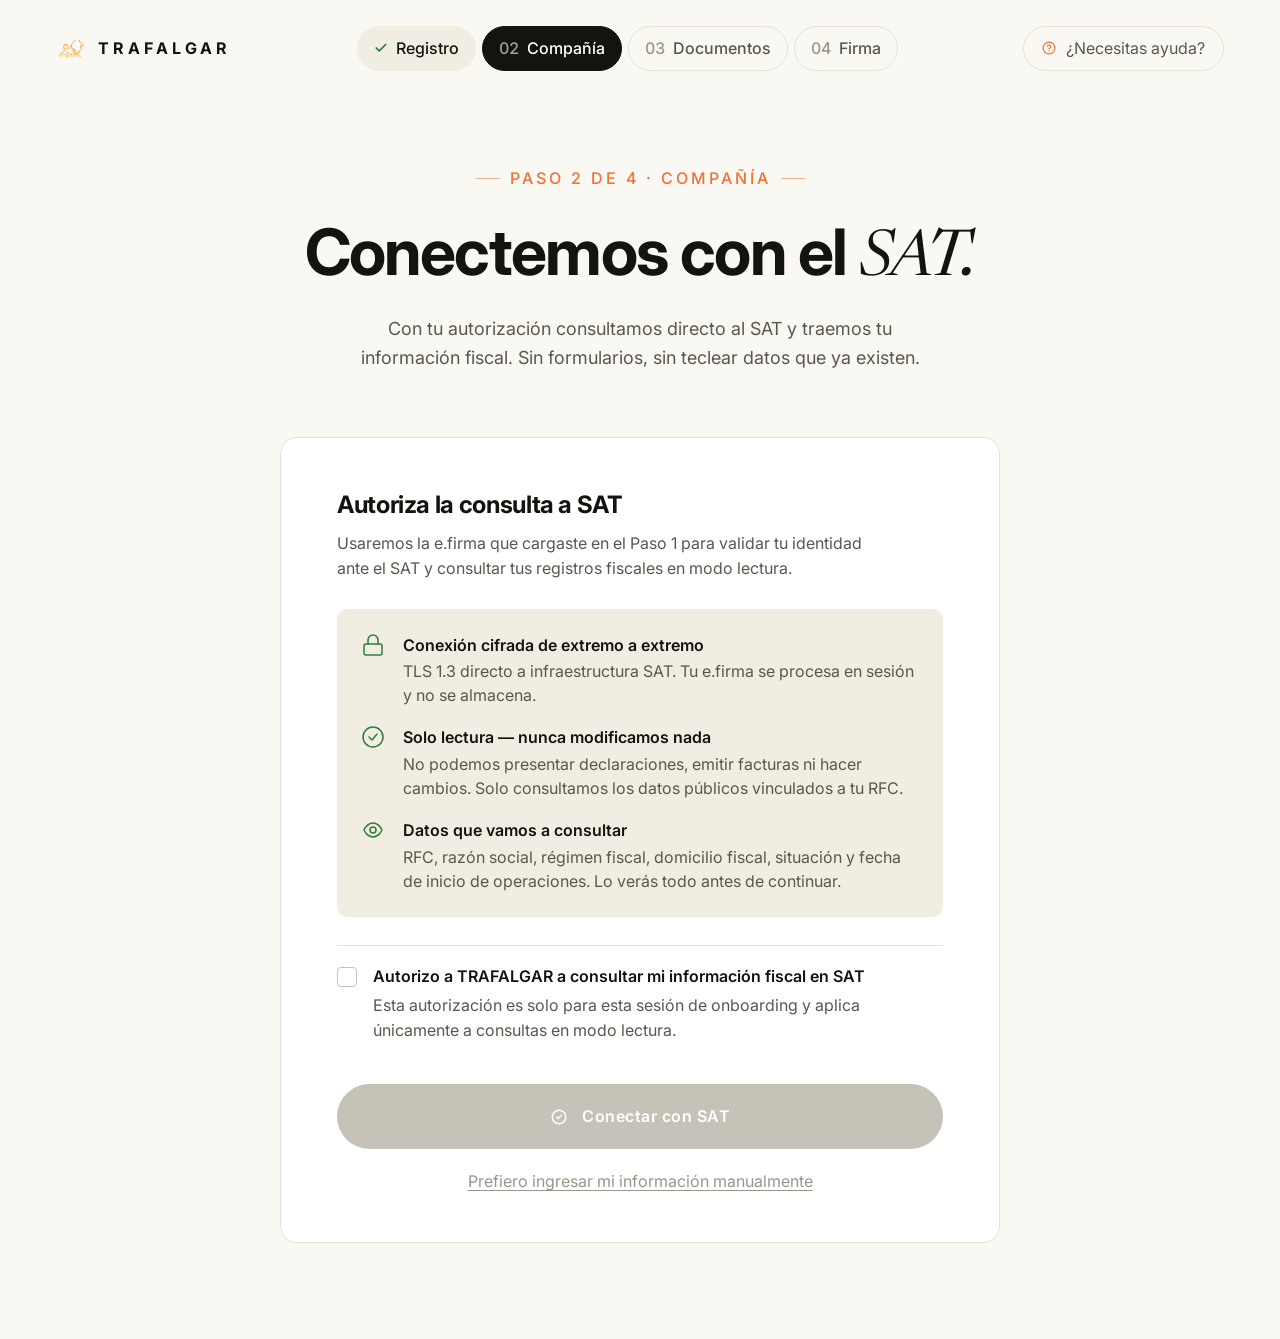
<file: Trafalgar/onboarding/compania.html>
<!DOCTYPE html>
<html lang="es">
<head>
  <meta charset="UTF-8" />
  <meta name="viewport" content="width=device-width, initial-scale=1.0" />
  <title>Compañía · TRAFALGAR</title>
  <meta name="description" content="Paso 2 de 4 — Conexión con SAT para importar información fiscal." />
  <link rel="icon" type="image/svg+xml" href="../assets/logo/leon-isotipo.svg" />
  <link rel="preconnect" href="https://fonts.googleapis.com" />
  <link rel="preconnect" href="https://fonts.gstatic.com" crossorigin />
  <link href="https://fonts.googleapis.com/css2?family=Inter:wght@300;400;500;600;700;800&family=Newsreader:ital,wght@1,400&display=swap" rel="stylesheet" />
  <style>
    :root {
      --naranja: #f37036;
      --ink:     #14130f;
      --ink-2:   #5a574f;
      --ink-3:   #9a958a;
      --ink-4:   #c6c2b7;
      --line:    #e6e1d6;
      --line-2:  #efeae0;
      --bg:      #faf8f3;
      --soft:    #f1ede2;
      --err:     #c24a2a;
      --ok:      #2f7d3a;
      --sat-blue:#7d2e3e;
    }
    *, *::before, *::after { box-sizing: border-box; margin: 0; padding: 0; }
    html, body { min-height: 100%; }
    body {
      font-family: 'Inter', system-ui, -apple-system, sans-serif;
      font-size: 16px; line-height: 1.55; color: var(--ink); background: var(--bg);
      -webkit-font-smoothing: antialiased;
    }
    a, button, input { font: inherit; color: inherit; }
    :focus-visible { outline: 2px solid var(--naranja); outline-offset: 4px; border-radius: 2px; }

    .topnav { display: flex; align-items: center; justify-content: space-between; padding: 26px 56px; max-width: 1320px; margin: 0 auto; gap: 32px; }
    .brand { display: flex; align-items: center; gap: 12px; text-decoration: none; color: var(--ink); }
    .brand img { width: 30px; height: 30px; object-fit: contain; }
    .brand-name { font-size: 16px; font-weight: 700; letter-spacing: 4px; }
    .step-tabs { display: flex; gap: 6px; list-style: none; }
    .chip { display: inline-flex; align-items: center; gap: 8px; padding: 9px 16px; font-size: 16px; font-weight: 500; color: var(--ink-2); background: transparent; border: 1px solid var(--line); border-radius: 999px; transition: background 0.15s, color 0.15s, border-color 0.15s; }
    .chip-n { font-size: 16px; color: var(--ink-3); font-feature-settings: 'tnum'; }
    .chip.is-active { background: var(--ink); color: #fff; border-color: var(--ink); }
    .chip.is-active .chip-n { color: rgba(255,255,255,0.6); }
    .chip.is-done { background: var(--soft); color: var(--ink); border-color: var(--soft); }
    .chip.is-done .chip-n { color: var(--ok); }
    .chip-check { width: 14px; height: 14px; color: var(--ok); }
    .help { display: inline-flex; align-items: center; gap: 10px; font-size: 16px; color: var(--ink-2); background: transparent; border: 1px solid var(--line); border-radius: 999px; padding: 9px 18px; text-decoration: none; transition: background 0.15s; }
    .help:hover { background: var(--soft); color: var(--ink); }
    .help svg { width: 14px; height: 14px; color: var(--naranja); }

    .wrap { max-width: 920px; margin: 0 auto; padding: 64px 56px 96px; }
    .hero { text-align: center; margin-bottom: 64px; }
    .hero-eyebrow { display: inline-flex; align-items: center; gap: 10px; font-size: 16px; letter-spacing: 3px; text-transform: uppercase; color: var(--naranja); font-weight: 500; margin-bottom: 28px; }
    .hero-eyebrow::before, .hero-eyebrow::after { content: ''; width: 24px; height: 1px; background: var(--naranja); opacity: 0.5; }
    .hero-h { font-size: clamp(40px, 5.6vw, 64px); font-weight: 700; letter-spacing: -0.025em; line-height: 1.04; margin-bottom: 22px; }
    .hero-h .italic { font-family: 'Newsreader', Georgia, serif; font-style: italic; font-weight: 400; }
    .hero-lead { font-size: 18px; color: var(--ink-2); max-width: 580px; margin: 0 auto; line-height: 1.6; }

    /* ── VIEWS (state machine) ─────────────────────── */
    .stage { position: relative; }
    .view { display: none; animation: fadein 0.4s ease both; }
    .stage[data-state="auth"]       .view-auth       { display: block; }
    .stage[data-state="connecting"] .view-connecting { display: block; }
    .stage[data-state="success"]    .view-success    { display: block; }
    @keyframes fadein { from { opacity: 0; transform: translateY(8px); } to { opacity: 1; transform: none; } }

    /* ── VIEW · AUTH ───────────────────────────────── */
    .auth-card {
      max-width: 720px;
      margin: 0 auto;
      padding: 48px 56px;
      background: #fff;
      border: 1px solid var(--line);
      border-radius: 16px;
    }
    .auth-title {
      font-size: 24px;
      font-weight: 700;
      letter-spacing: -0.015em;
      margin-bottom: 8px;
    }
    .auth-lead {
      font-size: 16px;
      color: var(--ink-2);
      margin-bottom: 28px;
      max-width: 540px;
    }

    .privacy {
      display: grid;
      gap: 18px;
      padding: 24px;
      background: var(--soft);
      border-radius: 10px;
      margin-bottom: 28px;
    }
    .priv-item {
      display: grid;
      grid-template-columns: 28px 1fr;
      gap: 14px;
      align-items: start;
    }
    .priv-ico {
      width: 24px; height: 24px;
      color: var(--ok);
      flex-shrink: 0;
    }
    .priv-t { font-size: 16px; font-weight: 600; color: var(--ink); margin-bottom: 2px; }
    .priv-d { font-size: 16px; color: var(--ink-2); line-height: 1.5; }

    .authorize {
      display: grid;
      grid-template-columns: 22px 1fr;
      gap: 14px;
      padding: 18px 0;
      border-top: 1px solid var(--line);
      cursor: pointer;
      margin-bottom: 24px;
    }
    .authorize input[type="checkbox"] {
      appearance: none; -webkit-appearance: none;
      width: 20px; height: 20px;
      border: 1.5px solid var(--ink-4); border-radius: 4px;
      background: transparent; cursor: pointer; margin: 3px 0 0;
      position: relative; transition: all 0.15s;
    }
    .authorize:hover input[type="checkbox"] { border-color: var(--ink); }
    .authorize input[type="checkbox"]:checked { background: var(--ink); border-color: var(--ink); }
    .authorize input[type="checkbox"]:checked::after {
      content: ''; position: absolute; top: 2px; left: 6px;
      width: 5px; height: 10px;
      border: solid #fff; border-width: 0 2px 2px 0;
      transform: rotate(45deg);
    }
    .authorize-body { font-size: 16px; line-height: 1.55; }
    .authorize-body strong { display: block; font-weight: 600; margin-bottom: 4px; color: var(--ink); }
    .authorize-body span { color: var(--ink-2); }

    .cta {
      width: 100%;
      padding: 20px 40px; background: var(--ink-4); color: #fff;
      border: none; border-radius: 999px;
      font-size: 16px; font-weight: 600; letter-spacing: 0.5px;
      cursor: not-allowed; transition: background 0.2s, transform 0.1s;
      display: inline-flex; align-items: center; justify-content: center; gap: 14px;
      text-decoration: none;
    }
    .cta:not(:disabled), .cta.is-ready { background: var(--ink); cursor: pointer; }
    .cta:not(:disabled):hover { background: #000; }
    .cta:not(:disabled):active { transform: translateY(1px); }
    .cta-ico { width: 18px; height: 18px; }
    .cta-arrow { width: 18px; height: 18px; transition: transform 0.25s; }
    .cta:not(:disabled):hover .cta-arrow { transform: translateX(5px); }

    .auth-skip {
      display: block;
      text-align: center;
      margin-top: 20px;
      font-size: 16px;
      color: var(--ink-3);
      text-decoration: underline;
      text-underline-offset: 3px;
    }
    .auth-skip:hover { color: var(--ink); }

    /* ── VIEW · CONNECTING ─────────────────────────── */
    .connecting {
      max-width: 720px;
      margin: 0 auto;
      padding: 64px 56px;
      background: #fff;
      border: 1px solid var(--line);
      border-radius: 16px;
      text-align: center;
    }

    .conn-line {
      display: flex;
      align-items: center;
      justify-content: center;
      gap: 0;
      margin-bottom: 48px;
    }
    .conn-node {
      width: 96px;
      height: 96px;
      border-radius: 50%;
      background: var(--soft);
      display: grid;
      place-items: center;
      flex-shrink: 0;
      position: relative;
    }
    .conn-node img {
      width: 52px;
      height: 52px;
      object-fit: contain;
    }
    .conn-node .sat-mark {
      font-size: 16px;
      font-weight: 800;
      letter-spacing: 2px;
      color: var(--sat-blue);
    }
    .conn-node-label {
      position: absolute;
      bottom: -24px;
      left: 50%;
      transform: translateX(-50%);
      font-size: 16px;
      color: var(--ink-3);
      white-space: nowrap;
    }

    .conn-track {
      flex: 1;
      max-width: 220px;
      height: 2px;
      background: var(--line);
      position: relative;
      margin: 0 12px;
      border-radius: 2px;
      overflow: hidden;
    }
    .conn-pulse {
      position: absolute;
      top: -3px;
      left: 0;
      width: 24px;
      height: 8px;
      background: linear-gradient(90deg, transparent, var(--naranja), transparent);
      border-radius: 4px;
      animation: pulse-travel 1.6s linear infinite;
    }
    @keyframes pulse-travel {
      0% { transform: translateX(-24px); }
      100% { transform: translateX(220px); }
    }

    .conn-status {
      font-size: 20px;
      font-weight: 600;
      color: var(--ink);
      margin-bottom: 36px;
      letter-spacing: -0.01em;
      min-height: 28px;
    }
    .conn-status::after {
      content: '';
      display: inline-block;
      width: 6px;
      height: 6px;
      margin-left: 8px;
      background: var(--naranja);
      border-radius: 50%;
      animation: blink 1s ease-in-out infinite;
    }
    @keyframes blink {
      0%, 100% { opacity: 1; }
      50% { opacity: 0.2; }
    }

    .conn-steps {
      display: grid;
      grid-template-columns: repeat(4, 1fr);
      gap: 16px;
      max-width: 540px;
      margin: 0 auto;
    }
    .conn-step {
      padding: 14px 8px;
      font-size: 16px;
      color: var(--ink-3);
      text-align: center;
      border-top: 2px solid var(--line);
      transition: border-color 0.3s, color 0.3s;
    }
    .conn-step.is-active { border-top-color: var(--ink); color: var(--ink); font-weight: 600; }
    .conn-step.is-done { border-top-color: var(--ok); color: var(--ok); }

    /* ── VIEW · SUCCESS ────────────────────────────── */
    .success {
      max-width: 720px;
      margin: 0 auto;
    }

    .success-banner {
      display: flex;
      align-items: center;
      gap: 18px;
      padding: 22px 28px;
      background: rgba(47, 125, 58, 0.08);
      border: 1px solid rgba(47, 125, 58, 0.25);
      border-radius: 12px;
      margin-bottom: 32px;
    }
    .success-mark {
      width: 44px;
      height: 44px;
      border-radius: 50%;
      background: var(--ok);
      display: grid;
      place-items: center;
      color: #fff;
      flex-shrink: 0;
    }
    .success-mark svg { width: 22px; height: 22px; }
    .success-banner-t { font-size: 18px; font-weight: 600; color: var(--ink); margin-bottom: 2px; }
    .success-banner-d { font-size: 16px; color: var(--ink-2); }

    .data-card {
      background: #fff;
      border: 1px solid var(--line);
      border-radius: 16px;
      padding: 0;
      overflow: hidden;
      margin-bottom: 28px;
    }
    .data-head {
      padding: 24px 28px;
      border-bottom: 1px solid var(--line);
      display: flex;
      align-items: center;
      justify-content: space-between;
    }
    .data-head-t { font-size: 18px; font-weight: 700; letter-spacing: -0.01em; }
    .data-head-meta { font-size: 16px; color: var(--ink-3); display: inline-flex; align-items: center; gap: 8px; }
    .data-head-meta svg { width: 12px; height: 12px; color: var(--ok); }

    .data-list { padding: 8px 28px; margin: 0; }
    .data-list > div {
      display: grid;
      grid-template-columns: 200px 1fr auto;
      gap: 24px;
      padding: 18px 0;
      border-bottom: 1px solid var(--line-2);
      align-items: start;
    }
    .data-list > div:last-child { border-bottom: none; }
    .data-list dt {
      font-size: 16px;
      color: var(--ink-3);
      letter-spacing: 0.5px;
      text-transform: uppercase;
      font-weight: 500;
    }
    .data-list dd {
      font-size: 16px;
      color: var(--ink);
      font-weight: 500;
      line-height: 1.5;
    }
    .data-edit {
      font-size: 16px;
      color: var(--ink-3);
      text-decoration: underline;
      text-underline-offset: 3px;
      text-decoration-thickness: 1px;
      cursor: pointer;
      background: none;
      border: none;
    }
    .data-edit:hover { color: var(--naranja); }

    .badge {
      display: inline-flex;
      align-items: center;
      gap: 6px;
      padding: 4px 10px;
      font-size: 16px;
      font-weight: 500;
      border-radius: 999px;
    }
    .badge-ok {
      background: rgba(47, 125, 58, 0.12);
      color: var(--ok);
    }
    .badge-ok::before {
      content: '';
      width: 6px;
      height: 6px;
      border-radius: 50%;
      background: var(--ok);
    }

    .success-meta {
      font-size: 16px;
      color: var(--ink-3);
      text-align: center;
      margin-bottom: 28px;
      display: inline-flex;
      align-items: center;
      gap: 8px;
      width: 100%;
      justify-content: center;
    }
    .success-meta svg { width: 14px; height: 14px; color: var(--naranja); }

    .cta-row { display: flex; flex-direction: column; gap: 18px; align-items: center; }
    .cta-back {
      font-size: 16px;
      color: var(--ink-3);
      text-decoration: underline;
      text-underline-offset: 3px;
      text-decoration-thickness: 1px;
      background: none;
      border: none;
      cursor: pointer;
    }
    .cta-back:hover { color: var(--ink); }

    /* ── RESPONSIVE ──────────────────────────────────── */
    @media (max-width: 880px) {
      .topnav { padding: 18px 24px; flex-wrap: wrap; gap: 16px; }
      .step-tabs { order: 3; width: 100%; overflow-x: auto; padding-bottom: 4px; }
      .step-tabs::-webkit-scrollbar { display: none; }
      .chip { white-space: nowrap; padding: 8px 14px; }
      .wrap { padding: 32px 24px 64px; }
      .hero { margin-bottom: 40px; }
      .auth-card, .connecting { padding: 32px 24px; }
      .conn-line { gap: 0; }
      .conn-node { width: 72px; height: 72px; }
      .conn-node img { width: 40px; height: 40px; }
      .conn-track { max-width: 100px; }
      .conn-steps { grid-template-columns: repeat(2, 1fr); }
      .data-head, .data-list { padding-left: 20px; padding-right: 20px; }
      .data-list > div { grid-template-columns: 1fr; gap: 6px; padding: 16px 0; }
      .data-edit { justify-self: start; }
    }

    @media (prefers-reduced-motion: reduce) {
      *, *::before, *::after { transition: none !important; animation: none !important; }
      .conn-pulse { display: none; }
      .conn-status::after { animation: none; opacity: 1; }
    }
  </style>
</head>
<body>

  <header class="topnav" role="banner">
    <a href="index.html" class="brand" aria-label="TRAFALGAR — Inicio">
      <img src="../assets/logo/leon-isotipo.svg" alt="" aria-hidden="true" />
      <span class="brand-name">TRAFALGAR</span>
    </a>

    <ol class="step-tabs" aria-label="Pasos del registro">
      <li><span class="chip is-done">
        <svg class="chip-check" viewBox="0 0 24 24" fill="none" stroke="currentColor" stroke-width="3" stroke-linecap="round" stroke-linejoin="round" aria-hidden="true">
          <polyline points="20 6 9 17 4 12"/>
        </svg>
        Registro
      </span></li>
      <li><span class="chip is-active" aria-current="step"><span class="chip-n">02</span> Compañía</span></li>
      <li><span class="chip"><span class="chip-n">03</span> Documentos</span></li>
      <li><span class="chip"><span class="chip-n">04</span> Firma</span></li>
    </ol>

    <a href="#" class="help">
      <svg viewBox="0 0 24 24" fill="none" stroke="currentColor" stroke-width="2" stroke-linecap="round" stroke-linejoin="round" aria-hidden="true">
        <circle cx="12" cy="12" r="10"/>
        <path d="M9.09 9a3 3 0 015.83 1c0 2-3 3-3 3"/>
        <line x1="12" y1="17" x2="12.01" y2="17"/>
      </svg>
      ¿Necesitas ayuda?
    </a>
  </header>

  <main class="wrap">
    <header class="hero">
      <p class="hero-eyebrow">Paso 2 de 4 · Compañía</p>
      <h1 class="hero-h">Conectemos con el <span class="italic">SAT.</span></h1>
      <p class="hero-lead">Con tu autorización consultamos directo al SAT y traemos tu información fiscal. Sin formularios, sin teclear datos que ya existen.</p>
    </header>

    <section class="stage" id="stage" data-state="auth">

      <!-- ═══ AUTH VIEW ═══ -->
      <div class="view view-auth">
        <div class="auth-card">
          <h2 class="auth-title">Autoriza la consulta a SAT</h2>
          <p class="auth-lead">Usaremos la e.firma que cargaste en el Paso 1 para validar tu identidad ante el SAT y consultar tus registros fiscales en modo lectura.</p>

          <div class="privacy">
            <div class="priv-item">
              <svg class="priv-ico" viewBox="0 0 24 24" fill="none" stroke="currentColor" stroke-width="1.5" stroke-linecap="round" stroke-linejoin="round" aria-hidden="true">
                <rect x="3" y="11" width="18" height="11" rx="2"/>
                <path d="M7 11V7a5 5 0 0110 0v4"/>
              </svg>
              <div>
                <p class="priv-t">Conexión cifrada de extremo a extremo</p>
                <p class="priv-d">TLS 1.3 directo a infraestructura SAT. Tu e.firma se procesa en sesión y no se almacena.</p>
              </div>
            </div>
            <div class="priv-item">
              <svg class="priv-ico" viewBox="0 0 24 24" fill="none" stroke="currentColor" stroke-width="1.5" stroke-linecap="round" stroke-linejoin="round" aria-hidden="true">
                <circle cx="12" cy="12" r="10"/>
                <path d="M8 12l3 3 5-6"/>
              </svg>
              <div>
                <p class="priv-t">Solo lectura — nunca modificamos nada</p>
                <p class="priv-d">No podemos presentar declaraciones, emitir facturas ni hacer cambios. Solo consultamos los datos públicos vinculados a tu RFC.</p>
              </div>
            </div>
            <div class="priv-item">
              <svg class="priv-ico" viewBox="0 0 24 24" fill="none" stroke="currentColor" stroke-width="1.5" stroke-linecap="round" stroke-linejoin="round" aria-hidden="true">
                <path d="M3 12s3-7 9-7 9 7 9 7-3 7-9 7-9-7-9-7z"/>
                <circle cx="12" cy="12" r="3"/>
              </svg>
              <div>
                <p class="priv-t">Datos que vamos a consultar</p>
                <p class="priv-d">RFC, razón social, régimen fiscal, domicilio fiscal, situación y fecha de inicio de operaciones. Lo verás todo antes de continuar.</p>
              </div>
            </div>
          </div>

          <label class="authorize">
            <input type="checkbox" id="authorize" />
            <span class="authorize-body">
              <strong>Autorizo a TRAFALGAR a consultar mi información fiscal en SAT</strong>
              <span>Esta autorización es solo para esta sesión de onboarding y aplica únicamente a consultas en modo lectura.</span>
            </span>
          </label>

          <button class="cta" id="btn-connect" disabled aria-disabled="true">
            <svg class="cta-ico" viewBox="0 0 24 24" fill="none" stroke="currentColor" stroke-width="2" stroke-linecap="round" stroke-linejoin="round" aria-hidden="true">
              <path d="M21 12a9 9 0 11-9-9 9 9 0 019 9z"/>
              <path d="M9 12l2 2 4-4"/>
            </svg>
            Conectar con SAT
          </button>

          <a class="auth-skip" href="#" id="link-manual">Prefiero ingresar mi información manualmente</a>
        </div>
      </div>

      <!-- ═══ CONNECTING VIEW ═══ -->
      <div class="view view-connecting">
        <div class="connecting">
          <div class="conn-line" aria-hidden="true">
            <div class="conn-node">
              <img src="../assets/logo/leon-isotipo.svg" alt="" />
              <span class="conn-node-label">TRAFALGAR</span>
            </div>
            <div class="conn-track">
              <div class="conn-pulse"></div>
            </div>
            <div class="conn-node">
              <span class="sat-mark">SAT</span>
              <span class="conn-node-label">Servicio de Admin. Tributaria</span>
            </div>
          </div>

          <p class="conn-status" id="conn-status" role="status" aria-live="polite">Estableciendo conexión segura</p>

          <div class="conn-steps">
            <div class="conn-step is-active" data-step="0">Conexión TLS</div>
            <div class="conn-step" data-step="1">Validar e.firma</div>
            <div class="conn-step" data-step="2">Consultar SAT</div>
            <div class="conn-step" data-step="3">Importar datos</div>
          </div>
        </div>
      </div>

      <!-- ═══ SUCCESS VIEW ═══ -->
      <div class="view view-success">
        <div class="success">
          <div class="success-banner">
            <div class="success-mark" aria-hidden="true">
              <svg viewBox="0 0 24 24" fill="none" stroke="currentColor" stroke-width="3" stroke-linecap="round" stroke-linejoin="round">
                <polyline points="20 6 9 17 4 12"/>
              </svg>
            </div>
            <div>
              <p class="success-banner-t">Conexión exitosa</p>
              <p class="success-banner-d">Importamos tu información fiscal del SAT.</p>
            </div>
          </div>

          <div class="data-card">
            <header class="data-head">
              <span class="data-head-t">Información fiscal</span>
              <span class="data-head-meta">
                <svg viewBox="0 0 24 24" fill="none" stroke="currentColor" stroke-width="3" stroke-linecap="round" stroke-linejoin="round" aria-hidden="true">
                  <polyline points="20 6 9 17 4 12"/>
                </svg>
                Verificado por SAT
              </span>
            </header>
            <dl class="data-list">
              <div>
                <dt>RFC</dt>
                <dd id="d-rfc">—</dd>
                <button class="data-edit" type="button">Editar</button>
              </div>
              <div>
                <dt>Razón social</dt>
                <dd id="d-rs">ACME CAPITAL Y SERVICIOS S.A. DE C.V.</dd>
                <button class="data-edit" type="button">Editar</button>
              </div>
              <div>
                <dt>Régimen fiscal</dt>
                <dd id="d-regimen">Persona Moral · Régimen General de Ley</dd>
                <button class="data-edit" type="button">Editar</button>
              </div>
              <div>
                <dt>Domicilio fiscal</dt>
                <dd>Av. Insurgentes Sur 1234, Col. Del Valle, Benito Juárez, CDMX, C.P. 03100</dd>
                <button class="data-edit" type="button">Editar</button>
              </div>
              <div>
                <dt>Inicio de operaciones</dt>
                <dd>12 / Marzo / 2018</dd>
                <button class="data-edit" type="button">Editar</button>
              </div>
              <div>
                <dt>Situación fiscal</dt>
                <dd><span class="badge badge-ok">Activo</span></dd>
                <span></span>
              </div>
            </dl>
          </div>

          <p class="success-meta">
            <svg viewBox="0 0 24 24" fill="none" stroke="currentColor" stroke-width="2" stroke-linecap="round" stroke-linejoin="round" aria-hidden="true">
              <rect x="3" y="11" width="18" height="11" rx="2"/>
              <path d="M7 11V7a5 5 0 0110 0v4"/>
            </svg>
            Datos consultados el <time id="d-time">hoy</time> · Fuente: SAT (consulta directa)
          </p>

          <div class="cta-row">
            <button class="cta is-ready" id="btn-confirm" type="button">
              Confirmar y continuar al Paso 3
              <svg class="cta-arrow" viewBox="0 0 24 24" fill="none" stroke="currentColor" stroke-width="2" stroke-linecap="round" stroke-linejoin="round" aria-hidden="true">
                <line x1="5" y1="12" x2="19" y2="12"/>
                <polyline points="12 5 19 12 12 19"/>
              </svg>
            </button>
            <button class="cta-back" type="button" id="btn-recheck">Volver a consultar el SAT</button>
          </div>
        </div>
      </div>

    </section>
  </main>

  <script>
    (() => {
      const stage   = document.getElementById('stage');
      const authChk = document.getElementById('authorize');
      const btnConn = document.getElementById('btn-connect');
      const btnRecheck = document.getElementById('btn-recheck');
      const statusEl= document.getElementById('conn-status');
      const stepsEls= document.querySelectorAll('.conn-step');
      const dRfc    = document.getElementById('d-rfc');
      const dTime   = document.getElementById('d-time');

      // Pull RFC from URL ?rfc= and detect régimen heuristically (12 chars = Moral, 13 = Física)
      const params = new URLSearchParams(window.location.search);
      const rfc = (params.get('rfc') || 'XAXX010101000').toUpperCase();
      dRfc.textContent = rfc;
      // Adapt sample data if Persona Física (13 chars)
      if (rfc.length === 13) {
        document.getElementById('d-rs').textContent = 'Nombre del cliente (Persona Física)';
        document.getElementById('d-regimen').textContent = 'Persona Física · Régimen Simplificado de Confianza';
      }

      // Timestamp
      const now = new Date();
      const fmt = new Intl.DateTimeFormat('es-MX', { day: '2-digit', month: 'short', year: 'numeric', hour: '2-digit', minute: '2-digit' });
      dTime.textContent = fmt.format(now);

      // Authorize toggle → enable connect button
      authChk.addEventListener('change', () => {
        btnConn.disabled = !authChk.checked;
        btnConn.setAttribute('aria-disabled', String(!authChk.checked));
      });

      // Connect flow
      const STATUSES = [
        { text: 'Estableciendo conexión segura', step: 0, dwell: 900 },
        { text: 'Validando e.firma', step: 1, dwell: 1000 },
        { text: 'Consultando registros SAT', step: 2, dwell: 1100 },
        { text: 'Importando información', step: 3, dwell: 900 }
      ];

      const runConnection = () => {
        stage.dataset.state = 'connecting';
        let i = 0;
        const tick = () => {
          if (i >= STATUSES.length) {
            stage.dataset.state = 'success';
            return;
          }
          const s = STATUSES[i];
          statusEl.textContent = s.text;
          stepsEls.forEach((el, idx) => {
            el.classList.remove('is-active', 'is-done');
            if (idx < s.step) el.classList.add('is-done');
            else if (idx === s.step) el.classList.add('is-active');
          });
          i += 1;
          setTimeout(tick, s.dwell);
        };
        tick();
      };

      btnConn.addEventListener('click', (e) => {
        e.preventDefault();
        if (btnConn.disabled) return;
        runConnection();
      });

      btnRecheck.addEventListener('click', () => {
        stage.dataset.state = 'auth';
        authChk.checked = false;
        btnConn.disabled = true;
        stepsEls.forEach((el, idx) => {
          el.classList.remove('is-done');
          el.classList.toggle('is-active', idx === 0);
        });
      });

      document.getElementById('btn-confirm').addEventListener('click', () => {
        // Stub — would navigate to step 3
        alert('✓ Datos confirmados. Continuando al Paso 3 (Documentación)…');
      });

      document.getElementById('link-manual').addEventListener('click', (e) => {
        e.preventDefault();
        alert('Modo manual: te llevaríamos a un formulario tradicional para capturar los datos a mano.');
      });
    })();
  </script>
</body>
</html>
</file>
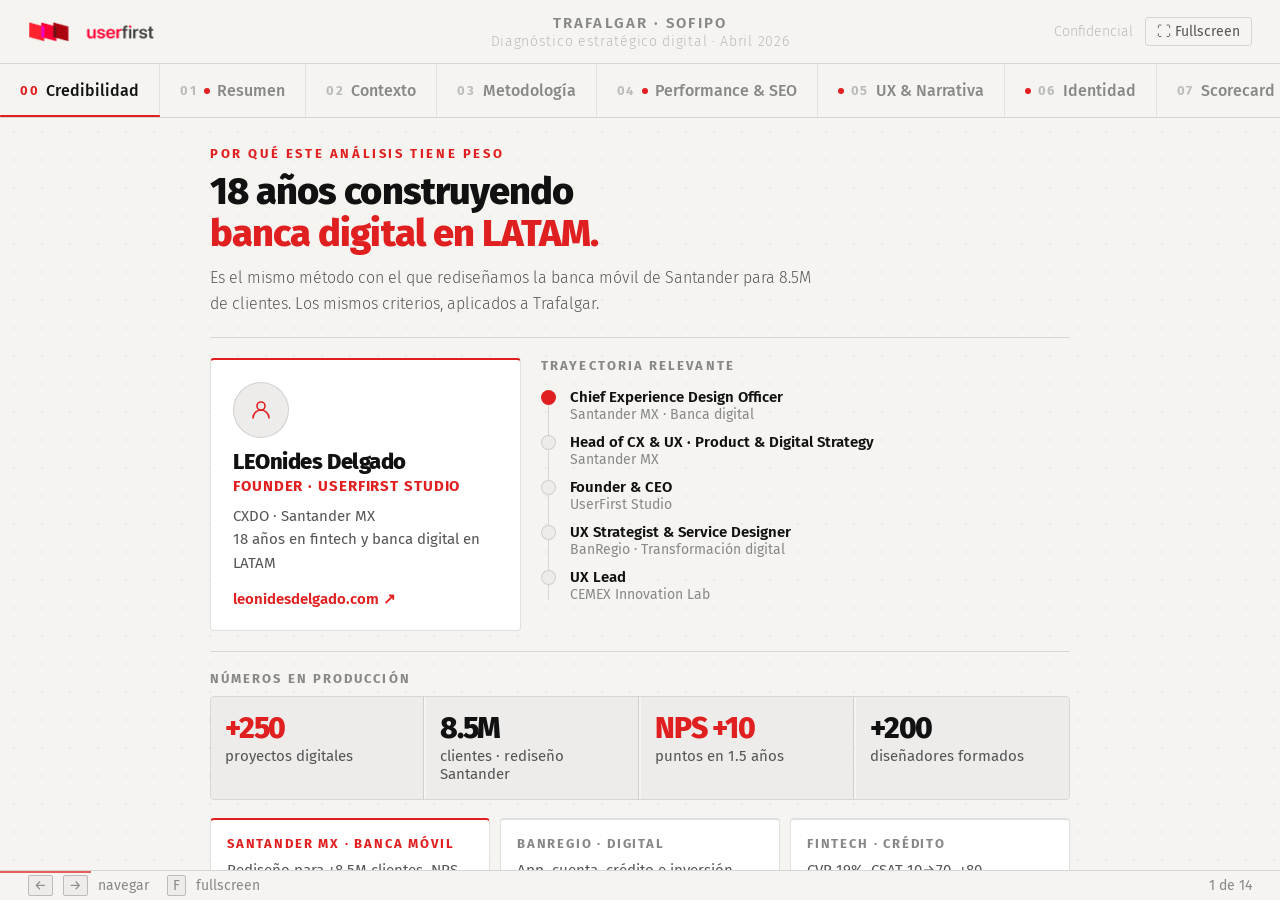
<file: trafalgar/quickassessment/quickassessment.html>
<!DOCTYPE html>
<html lang="es">
<head>
<meta charset="UTF-8">
<meta name="viewport" content="width=device-width, initial-scale=1.0">
<title>Trafalgar · Diagnóstico · UserFirst Studio</title>
<link rel="preconnect" href="https://fonts.googleapis.com">
<link rel="preconnect" href="https://fonts.gstatic.com" crossorigin>
<link href="https://fonts.googleapis.com/css2?family=Fira+Sans:ital,wght@0,200;0,300;0,400;0,500;0,600;0,700;0,800;0,900;1,400&display=swap" rel="stylesheet">
<style>
:root {
  --bg:      #F5F4F1;
  --bg2:     #FFFFFF;
  --bg3:     #EDECEA;
  --bg4:     #E4E2DF;
  --border:  rgba(0,0,0,0.07);
  --border2: rgba(0,0,0,0.12);
  --ink:     #111111;
  --muted:   #555555;
  --subtle:  #888888;
  --hint:    #BBBBBB;
  --accent:  #E02020;
  --red:     #D81C1C;
  --amber:   #B86200;
  --blue:    #1B6FD8;
  --green:   #1A9148;
  --purple:  #5C3DBF;
  --font:    'Fira Sans', sans-serif;
  --nav-h:   64px;
  --tab-h:   54px;
  --fs-note: 14px;
  --fs-lbl:  13px;
  --fs-sm:   15px;
  --fs-body: 16px;
  --fs-ui:   16px;
  --fs-card: 32px;
  --fs-stat: 40px;
  --fs-hl:   38px;
  --fs-hl-sm:26px;
  --fs-label:11px;
}

*,*::before,*::after{box-sizing:border-box;margin:0;padding:0;}
html,body{width:100%;height:100%;overflow:hidden;background:var(--bg);color:var(--ink);font-family:var(--font);-webkit-font-smoothing:antialiased;}

.shell{display:grid;grid-template-rows:var(--nav-h) var(--tab-h) 1fr;height:100vh;width:100vw;}

/* NAV */
.navbar{display:flex;align-items:center;justify-content:space-between;padding:0 28px;background:var(--bg);border-bottom:.5px solid var(--border2);z-index:20;}
.nav-logo{display:flex;align-items:center;height:100%;text-decoration:none;}
.logo-img{height:22px;width:auto;display:block;object-fit:contain;}
.nav-center{position:absolute;left:50%;transform:translateX(-50%);text-align:center;}
.nav-client{font-size:var(--fs-sm);font-weight:600;letter-spacing:.14em;text-transform:uppercase;color:var(--subtle);}
.nav-doc{font-size:var(--fs-note);font-weight:300;color:var(--hint);letter-spacing:.05em;margin-top:1px;}
.nav-right{display:flex;align-items:center;gap:12px;}
.nav-date{font-size:var(--fs-note);color:var(--hint);font-weight:300;}
.btn-fs{background:none;border:.5px solid var(--border2);border-radius:3px;color:var(--muted);font-family:var(--font);font-size:var(--fs-note);padding:5px 11px;cursor:pointer;transition:all .15s;}
.btn-fs:hover{color:var(--ink);}

/* TABS */
.tabbar{display:flex;align-items:stretch;background:var(--bg);border-bottom:.5px solid var(--border2);overflow-x:auto;overflow-y:hidden;scrollbar-width:none;position:relative;z-index:10;}
.tabbar::-webkit-scrollbar{display:none;}
.tab-indicator{position:absolute;bottom:0;height:2px;background:var(--accent);transition:left .3s cubic-bezier(.4,0,.2,1),width .3s cubic-bezier(.4,0,.2,1);border-radius:1px 1px 0 0;pointer-events:none;}
.tab{display:flex;align-items:center;gap:7px;padding:0 20px;border:none;background:none;cursor:pointer;font-family:var(--font);font-size:var(--fs-ui);font-weight:500;color:var(--subtle);white-space:nowrap;border-right:.5px solid var(--border);transition:color .18s,background .18s;flex-shrink:0;}
.tab:last-child{border-right:none;}
.tab:hover{color:var(--ink);background:rgba(0,0,0,.03);}
.tab.active{color:var(--ink);}
.tab-num{font-size:var(--fs-lbl);font-weight:700;letter-spacing:.12em;color:var(--hint);transition:color .18s;}
.tab.active .tab-num{color:var(--accent);}
.tab-dot{width:6px;height:6px;border-radius:50%;background:var(--accent);}

/* CONTENT */
.content{overflow:hidden;position:relative;background:var(--bg);}
.content::before{content:'';position:absolute;inset:0;background-image:radial-gradient(circle,rgba(0,0,0,.05) 1px,transparent 1px);background-size:28px 28px;pointer-events:none;z-index:0;}
.panels-track{display:flex;width:100%;height:100%;transition:transform .4s cubic-bezier(.4,0,.2,1);position:relative;z-index:1;}
.panel{min-width:100%;height:100%;overflow-y:auto;overflow-x:hidden;padding:28px 36px 52px;scrollbar-width:thin;scrollbar-color:var(--hint) transparent;}
.panel::-webkit-scrollbar{width:4px;}
.panel::-webkit-scrollbar-thumb{background:var(--hint);border-radius:2px;}
@keyframes panelIn{from{opacity:0;transform:translateY(10px);}to{opacity:1;transform:translateY(0);}}
.panel.visible{animation:panelIn .3s cubic-bezier(.22,.68,0,1.1) both;}
.pw{max-width:860px;margin:0 auto;}

/* STATUS BAR */
.statusbar{position:fixed;bottom:0;left:0;right:0;height:30px;background:var(--bg);border-top:.5px solid var(--border2);display:flex;align-items:center;justify-content:space-between;padding:0 28px;z-index:30;}
.progress-fill{position:absolute;top:0;left:0;height:2px;background:var(--accent);opacity:.7;transition:width .35s ease;}
.status-l{font-size:var(--fs-note);color:var(--subtle);display:flex;align-items:center;gap:10px;}
.status-r{font-size:var(--fs-note);color:var(--subtle);}
.kbd{background:var(--bg3);border:.5px solid var(--hint);border-radius:2px;padding:1px 5px;font-family:var(--font);font-size:var(--fs-note);color:var(--subtle);}

/* TYPOGRAPHY */
.lbl{font-size:var(--fs-lbl);font-weight:700;letter-spacing:.2em;text-transform:uppercase;color:var(--accent);display:block;margin-bottom:10px;}
.hl{font-size:var(--fs-hl);font-weight:800;line-height:1.1;letter-spacing:-.025em;color:var(--ink);margin-bottom:10px;}
.hl em{color:var(--accent);font-style:normal;}
.sub{font-size:var(--fs-body);font-weight:300;line-height:1.65;color:var(--muted);max-width:620px;}
.sec-lbl{font-size:var(--fs-lbl);font-weight:700;letter-spacing:.16em;text-transform:uppercase;color:var(--subtle);display:block;margin-bottom:10px;}
.div{height:.5px;background:var(--border2);margin:20px 0;}

/* GRIDS */
.g2{display:grid;grid-template-columns:1fr 1fr;gap:10px;}
.g3{display:grid;grid-template-columns:1fr 1fr 1fr;gap:10px;}
.g4{display:grid;grid-template-columns:repeat(4,1fr);gap:8px;}

/* CARDS */
.c{background:var(--bg2);border:.5px solid var(--border2);border-radius:4px;padding:16px;}
.c-lbl{font-size:var(--fs-lbl);font-weight:700;letter-spacing:.14em;text-transform:uppercase;color:var(--subtle);display:block;margin-bottom:7px;}
.c-val{font-size:var(--fs-card);font-weight:800;letter-spacing:-.03em;line-height:1;}
.c-val.r{color:var(--red);}
.c-val.a{color:var(--amber);}
.c-val.g{color:var(--green);}
.c-val.ac{color:var(--accent);}
.c-meta{font-size:var(--fs-sm);color:var(--muted);margin-top:4px;line-height:1.4;font-weight:400;}

/* STAT STRIP */
.stat-strip{display:grid;grid-template-columns:repeat(4,1fr);gap:2px;margin-top:24px;border:.5px solid var(--border2);border-radius:4px;overflow:hidden;}
.stat-item{background:var(--bg3);padding:18px 16px;border-right:.5px solid var(--border2);}
.stat-item:last-child{border-right:none;}
.stat-num{font-size:var(--fs-stat);font-weight:800;letter-spacing:-.04em;line-height:1;}
.stat-num.r{color:var(--red);}
.stat-num.a{color:var(--amber);}
.stat-lbl{font-size:var(--fs-sm);color:var(--muted);margin-top:5px;line-height:1.4;font-weight:400;}
.badge{display:inline-block;margin-top:7px;font-size:var(--fs-lbl);font-weight:700;letter-spacing:.1em;text-transform:uppercase;padding:3px 8px;border-radius:2px;}
.badge-r{background:rgba(208,28,28,.1);color:var(--red);border:.5px solid rgba(208,28,28,.22);}
.badge-a{background:rgba(184,98,0,.1);color:var(--amber);border:.5px solid rgba(184,98,0,.22);}

/* LIST */
.ilist{list-style:none;margin-top:8px;}
.ilist li{font-size:var(--fs-body);color:var(--ink);font-weight:300;padding:7px 0;border-bottom:.5px solid var(--border);display:flex;gap:9px;align-items:flex-start;line-height:1.5;}
.ilist li:last-child{border-bottom:none;}
.d{width:4px;height:4px;border-radius:50%;margin-top:6px;flex-shrink:0;}
.d-ac{background:var(--accent);}
.d-r{background:var(--red);}
.d-a{background:var(--amber);}
.d-g{background:var(--green);}
.d-m{background:var(--hint);}

/* TAGS */
.tag{display:inline-block;font-size:var(--fs-lbl);font-weight:700;padding:3px 8px;border-radius:2px;letter-spacing:.05em;}
.tag-r{background:rgba(208,28,28,.1);color:var(--red);border:.5px solid rgba(208,28,28,.22);}
.tag-a{background:rgba(184,98,0,.1);color:var(--amber);border:.5px solid rgba(184,98,0,.22);}
.tag-g{background:rgba(26,145,72,.1);color:var(--green);border:.5px solid rgba(26,145,72,.22);}
.tag-ac{background:rgba(224,32,32,.08);color:var(--accent);border:.5px solid rgba(224,32,32,.22);}

/* INSIGHT */
.insight{background:var(--bg3);border-radius:0 4px 4px 0;padding:14px 18px;margin-top:14px;font-size:var(--fs-sm);color:var(--ink);line-height:1.65;font-weight:400;}
.insight strong{font-weight:700;}
.insight.r{border-left:2px solid var(--red);}
.insight.a{border-left:2px solid var(--amber);}
.insight.g{border-left:2px solid var(--green);}
.insight.b{border-left:2px solid var(--blue);}
.insight.ac{border-left:2px solid var(--accent);}
.insight.pu{border-left:2px solid var(--purple);}

/* PULL QUOTE */
.pquote{border-left:2px solid var(--accent);padding:12px 18px;margin:18px 0;font-size:var(--fs-body);font-weight:400;line-height:1.55;color:var(--ink);background:rgba(224,32,32,.03);border-radius:0 4px 4px 0;}

/* HEURISTIC TABLE */
.htable{width:100%;border-collapse:collapse;}
.htable th{font-size:var(--fs-lbl);font-weight:700;letter-spacing:.14em;text-transform:uppercase;color:var(--subtle);padding:0 0 10px;text-align:left;border-bottom:.5px solid var(--border2);}
.htable td{padding:10px 0;border-bottom:.5px solid var(--border);vertical-align:top;}
.htable tr:last-child td{border-bottom:none;}
.h-name{font-size:var(--fs-body);font-weight:600;color:var(--ink);width:180px;padding-right:14px;}
.h-find{font-size:var(--fs-sm);color:var(--muted);font-weight:400;line-height:1.5;padding-right:14px;}
.h-sev{text-align:right;width:72px;}
.sev-pill{display:inline-block;font-size:var(--fs-sm);font-weight:700;padding:2px 9px;border-radius:2px;}
.sev-8{background:rgba(208,28,28,.12);color:var(--red);}
.sev-7{background:rgba(184,98,0,.12);color:var(--amber);}
.sev-6{background:rgba(184,98,0,.08);color:var(--amber);}
.sev-5{background:rgba(27,111,216,.10);color:var(--blue);}

/* FLOW PILLS (apertura) */
.flow-row{display:flex;align-items:center;flex-wrap:wrap;gap:4px;margin:10px 0;}
.fp{padding:3px 9px;border-radius:10px;font-size:var(--fs-label);font-weight:700;letter-spacing:.06em;text-transform:uppercase;white-space:nowrap;border:.5px solid;}
.fp-ok{background:rgba(26,145,72,.08);color:var(--green);border-color:rgba(26,145,72,.3);}
.fp-warn{background:rgba(184,98,0,.08);color:var(--amber);border-color:rgba(184,98,0,.3);}
.fp-crit{background:rgba(208,28,28,.08);color:var(--red);border-color:rgba(208,28,28,.3);}
.fa{font-size:12px;color:var(--hint);margin:0 2px;}

/* SCREEN CARDS (apertura) */
.screens{display:grid;gap:8px;margin-bottom:14px;}
.sc-card{background:var(--bg2);border:.5px solid var(--border2);border-radius:4px;padding:10px 12px;}
.sc-card .sc-name{font-size:var(--fs-sm);font-weight:600;color:var(--ink);margin-bottom:3px;width:auto;}
.sc-card .sc-desc{font-size:var(--fs-note);color:var(--muted);line-height:1.4;font-weight:400;margin-bottom:4px;}

/* TAGS (apertura) */
.tg{display:inline-block;font-size:var(--fs-label);font-weight:700;padding:2px 7px;border-radius:2px;letter-spacing:.06em;margin:1px;}
.tg-r{background:rgba(208,28,28,.10);color:var(--red);border:.5px solid rgba(208,28,28,.25);}
.tg-a{background:rgba(184,98,0,.10);color:var(--amber);border:.5px solid rgba(184,98,0,.25);}
.tg-g{background:rgba(26,145,72,.10);color:var(--green);border:.5px solid rgba(26,145,72,.25);}
.tg-b{background:rgba(27,111,216,.10);color:var(--blue);border:.5px solid rgba(27,111,216,.25);}

/* SAT TABLE */
.sat-tbl{width:100%;border-collapse:collapse;font-size:var(--fs-note);margin-top:10px;}
.sat-tbl th{font-size:var(--fs-label);font-weight:700;letter-spacing:.14em;text-transform:uppercase;color:var(--subtle);padding:0 0 8px;text-align:left;border-bottom:.5px solid var(--border2);}
.sat-tbl td{padding:6px 0;border-bottom:.5px solid var(--border);vertical-align:top;}
.sat-tbl tr:last-child td{border-bottom:none;}
.sat-dato{font-weight:600;color:var(--ink);width:145px;padding-right:10px;}
.sat-yes{color:var(--green);font-weight:600;}
.sat-part{color:var(--amber);font-weight:600;}

/* BENCHMARK CARDS (sat) */
.bench-grid{display:grid;grid-template-columns:1fr 1fr;gap:10px;margin:12px 0;}
.bench-card{background:var(--bg2);border:.5px solid var(--border2);border-radius:4px;overflow:hidden;}
.bench-hdr{background:var(--ink);color:#fff;padding:10px 14px;display:flex;align-items:center;gap:10px;}
.bench-logo{width:24px;height:24px;border-radius:4px;display:flex;align-items:center;justify-content:center;font-size:11px;font-weight:800;flex-shrink:0;color:#fff;}
.bench-name{font-size:var(--fs-sm);font-weight:700;}
.bench-type{font-size:var(--fs-label);color:rgba(255,255,255,.5);letter-spacing:.08em;text-transform:uppercase;}
.bench-body{padding:10px 14px;}
.bench-row{display:flex;justify-content:space-between;padding:4px 0;border-bottom:.5px solid var(--border);font-size:var(--fs-note);gap:10px;}
.bench-row:last-child{border-bottom:none;}
.bench-lbl{color:var(--subtle);font-weight:400;flex-shrink:0;}
.bench-val{color:var(--ink);font-weight:600;text-align:right;}

/* SCORECARD TABLE */
.sctable{width:100%;border-collapse:collapse;}
.sctable th{font-size:var(--fs-lbl);font-weight:700;letter-spacing:.14em;text-transform:uppercase;color:var(--subtle);padding:0 0 10px;text-align:left;border-bottom:.5px solid var(--border2);}
.sctable td{padding:11px 0;border-bottom:.5px solid var(--border);font-size:var(--fs-body);vertical-align:middle;}
.sctable tr:last-child td{border-bottom:none;}
.sc-name{font-weight:600;width:200px;}
.sc-score{font-size:20px;font-weight:800;letter-spacing:-.03em;width:72px;}
.sc-score.r{color:var(--red);}
.sc-score.a{color:var(--amber);}
.sc-pot{color:var(--subtle);font-size:var(--fs-body);width:72px;}
.sc-pri{width:74px;}
.sc-find{color:var(--muted);font-size:var(--fs-sm);}

/* GAP */
.gap-grid{display:grid;grid-template-columns:1fr 30px 1fr;gap:0;align-items:center;}
.gap-cell{background:var(--bg2);border:.5px solid var(--border2);border-radius:4px;padding:14px 16px;}
.gap-cell.alert{background:rgba(208,28,28,.04);border-color:rgba(208,28,28,.2);}
.gap-cell-lbl{font-size:var(--fs-lbl);font-weight:700;letter-spacing:.14em;text-transform:uppercase;margin-bottom:7px;display:block;}
.gap-cell .gap-cell-lbl{color:var(--accent);}
.gap-cell.alert .gap-cell-lbl{color:var(--red);}
.gap-cell-body{font-size:var(--fs-sm);line-height:1.65;color:var(--ink);font-weight:400;}
.gap-cell.alert .gap-cell-body{color:var(--red);}
.gap-arrow{text-align:center;font-size:16px;color:var(--subtle);}

/* TP CARDS */
.tp-card{background:var(--bg2);border:.5px solid var(--border2);border-radius:4px;padding:14px;}
.tp-name{font-size:var(--fs-body);font-weight:600;color:var(--ink);margin-bottom:5px;}
.tp-body{font-size:var(--fs-sm);color:var(--muted);line-height:1.5;}

/* ORG ITEMS */
.org-item{background:var(--bg2);border:.5px solid var(--border2);border-radius:4px;padding:13px 15px;}
.org-item-lbl{font-size:var(--fs-lbl);font-weight:700;letter-spacing:.14em;text-transform:uppercase;color:var(--subtle);margin-bottom:4px;display:block;}
.org-item-val{font-size:var(--fs-body);color:var(--ink);line-height:1.55;font-weight:400;}
.org-item.alert{background:rgba(208,28,28,.04);border-color:rgba(208,28,28,.18);}
.org-item.alert .org-item-lbl{color:var(--red);}
.org-item.alert .org-item-val{font-size:var(--fs-sm);color:var(--red);}

/* PHASE CARDS */
.phase-grid{display:grid;grid-template-columns:repeat(4,1fr);gap:10px;}
.phase-card{background:var(--bg2);border:.5px solid var(--border2);border-radius:4px;padding:15px;position:relative;overflow:hidden;}
.phase-card::before{content:'';position:absolute;top:0;left:0;right:0;height:2px;}
.ph-ac::before{background:var(--accent);}
.ph-r::before{background:var(--red);}
.ph-b::before{background:var(--blue);}
.ph-g::before{background:var(--green);}
.ph-lbl{font-size:var(--fs-lbl);font-weight:700;letter-spacing:.13em;text-transform:uppercase;margin-bottom:7px;display:block;}
.ph-ac .ph-lbl{color:var(--accent);}
.ph-r  .ph-lbl{color:var(--red);}
.ph-b  .ph-lbl{color:var(--blue);}
.ph-g  .ph-lbl{color:var(--green);}
.ph-title{font-size:var(--fs-body);font-weight:700;color:var(--ink);margin-bottom:9px;}
.ph-list{list-style:none;}
.ph-list li{font-size:var(--fs-sm);color:var(--muted);padding:4px 0;border-bottom:.5px solid var(--border);display:flex;gap:6px;align-items:flex-start;line-height:1.4;}
.ph-list li:last-child{border-bottom:none;}
.pd{width:3px;height:3px;border-radius:50%;margin-top:5px;flex-shrink:0;}
.pd-ac{background:var(--accent);}
.pd-r{background:var(--red);}
.pd-b{background:var(--blue);}
.pd-g{background:var(--green);}

/* SCOPE BLOCKS */
.scope-block{background:var(--bg2);border:.5px solid var(--border2);border-radius:4px;padding:15px;}

/* METHOD STRIP */
.mstrip{display:grid;grid-template-columns:repeat(5,1fr);border:.5px solid var(--border2);border-radius:4px;overflow:hidden;margin-top:18px;}
.mi{padding:14px 12px;border-right:.5px solid var(--border2);}
.mi:last-child{border-right:none;}
.mi-num{font-size:var(--fs-sm);font-weight:700;color:var(--accent);}
.mi-name{font-size:var(--fs-body);font-weight:600;color:var(--ink);margin:4px 0 3px;}
.mi-desc{font-size:var(--fs-note);color:var(--muted);line-height:1.4;}

/* GANTT */
.gantt-wrap{margin:4px 0 16px;}
.g-row{display:grid;grid-template-columns:150px 1fr;gap:0;margin-bottom:7px;align-items:center;}
.g-lbl{font-size:var(--fs-sm);color:var(--ink);font-weight:400;padding-right:14px;line-height:1.3;}
.g-track{position:relative;height:28px;}
.gbar{position:absolute;top:50%;transform:translateY(-50%);height:22px;border-radius:3px;display:flex;align-items:center;padding:0 10px;font-size:var(--fs-note);font-weight:700;letter-spacing:.07em;text-transform:uppercase;white-space:nowrap;overflow:hidden;}
.gb-ac{background:rgba(224,32,32,.08);border:.5px solid rgba(224,32,32,.3);color:var(--accent);}
.gb-r{background:rgba(208,28,28,.08);border:.5px solid rgba(208,28,28,.3);color:var(--red);}
.gb-b{background:rgba(27,111,216,.08);border:.5px solid rgba(27,111,216,.3);color:var(--blue);}
.gb-g{background:rgba(26,145,72,.08);border:.5px solid rgba(26,145,72,.3);color:var(--green);}
.ruler-row{display:grid;grid-template-columns:150px 1fr;gap:0;margin-bottom:9px;}
.ruler-track{position:relative;height:18px;border-bottom:.5px solid var(--border2);}
.rtick{position:absolute;bottom:0;transform:translateX(-50%);display:flex;flex-direction:column;align-items:center;gap:2px;}
.rtick-line{width:.5px;height:5px;background:var(--hint);}
.rtick-lbl{font-size:var(--fs-note);color:var(--subtle);white-space:nowrap;}

/* EVIDENCE */
.ev-section{margin:18px 0 0;}
.ev-section-lbl{font-size:var(--fs-lbl);font-weight:700;letter-spacing:.14em;text-transform:uppercase;color:var(--subtle);display:flex;align-items:center;gap:10px;margin-bottom:10px;}
.ev-section-lbl::before{content:'';width:5px;height:5px;background:var(--accent);border-radius:50%;flex-shrink:0;}
.ev-section-lbl::after{content:'';flex:1;height:.5px;background:var(--border2);}
.ev-grid{display:grid;grid-template-columns:repeat(2,1fr);gap:8px;}
.ev-grid-3{grid-template-columns:repeat(3,1fr);}
.ev-grid-4{grid-template-columns:repeat(4,1fr);}
.ev{background:var(--bg2);border:.5px solid var(--border2);border-radius:4px;overflow:hidden;display:flex;flex-direction:column;}
.ev-frame{position:relative;background:var(--bg3);padding:10px 12px;font-family:ui-monospace,"SF Mono",Menlo,monospace;font-size:13px;color:var(--ink);min-height:80px;display:flex;flex-direction:column;justify-content:center;word-break:break-all;}
.ev-frame.code{padding:12px 14px;font-size:10.5px;line-height:1.55;}
.ev-frame.tall{min-height:120px;}
.ev-caption{padding:7px 12px;border-top:.5px solid var(--border2);display:flex;align-items:flex-start;gap:7px;}
.ev-tag{font-size:12px;font-weight:700;letter-spacing:.1em;text-transform:uppercase;padding:2px 6px;border-radius:2px;flex-shrink:0;line-height:1.4;}
.ev-tag.t-found{background:rgba(208,28,28,.1);color:var(--red);border:.5px solid rgba(208,28,28,.22);}
.ev-tag.t-miss{background:rgba(0,0,0,.05);color:var(--subtle);border:.5px solid var(--border2);}
.ev-tag.t-ok{background:rgba(26,145,72,.1);color:var(--green);border:.5px solid rgba(26,145,72,.22);}
.ev-tag.t-warn{background:rgba(184,98,0,.1);color:var(--amber);border:.5px solid rgba(184,98,0,.22);}
.ev-cap-text{font-size:var(--fs-note);color:var(--muted);line-height:1.5;}
.ev-url{background:var(--bg);border:.5px solid var(--border2);border-radius:3px;padding:7px 9px;display:flex;align-items:center;gap:7px;font-family:ui-monospace,"SF Mono",Menlo,monospace;font-size:12px;}
.ev-url-host{color:var(--muted);}
.ev-url-hash{color:var(--red);font-weight:700;background:rgba(208,28,28,.1);padding:1px 4px;border-radius:2px;}
.ev-devtools{background:var(--bg);border:.5px solid var(--border2);border-radius:3px;font-family:ui-monospace,"SF Mono",Menlo,monospace;font-size:10.5px;overflow:hidden;}
.ev-dt-tabs{display:flex;background:var(--bg3);border-bottom:.5px solid var(--border2);padding:0 4px;}
.ev-dt-tab{font-size:13px;padding:5px 9px;color:var(--subtle);border-right:.5px solid var(--border2);}
.ev-dt-tab.active{color:var(--ink);background:var(--bg);border-bottom:1px solid var(--red);}
.ev-dt-body{padding:9px 11px;line-height:1.6;}
.ev-dt-row{display:flex;gap:10px;padding:2px 0;}
.ev-dt-key{color:var(--subtle);flex-shrink:0;min-width:90px;}
.ev-dt-val{color:var(--ink);}
.ev-dt-val.bad{color:var(--red);font-weight:600;}
.ev-dt-val.warn{color:var(--amber);font-weight:600;}
.ev-dt-val.ok{color:var(--green);}
.ev-code-line{display:flex;gap:10px;}
.ev-code-num{color:var(--hint);user-select:none;min-width:18px;text-align:right;flex-shrink:0;font-size:12px;}
.ev-code-tag{color:#C40DA8;}
.ev-code-attr{color:var(--blue);}
.ev-code-str{color:var(--green);}
.ev-code-comment{color:var(--subtle);font-style:italic;}
.ev-missing{background:var(--bg3);border:1.5px dashed var(--hint);border-radius:3px;padding:16px 12px;text-align:center;display:flex;flex-direction:column;align-items:center;justify-content:center;min-height:80px;}
.ev-missing-icon{width:22px;height:22px;border:1.5px solid var(--subtle);border-radius:50%;display:flex;align-items:center;justify-content:center;font-size:13px;color:var(--subtle);margin-bottom:6px;}
.ev-missing-label{font-size:13px;font-weight:700;letter-spacing:.1em;text-transform:uppercase;color:var(--subtle);}
.ev-missing-sub{font-size:13px;color:var(--muted);margin-top:3px;}
.ev-serp{font-family:arial,sans-serif;background:var(--bg);padding:11px 13px;font-size:13px;line-height:1.5;}
.ev-serp-url{color:var(--muted);font-size:13px;}
.ev-serp-title{color:#1a0dab;font-size:13px;margin:2px 0;}
.ev-serp-desc{color:#4d5156;font-size:13px;}
.ev-trust{display:grid;grid-template-columns:repeat(3,1fr);gap:0;border:.5px solid var(--border2);border-radius:3px;overflow:hidden;}
.ev-trust-cell{padding:11px 9px;border-right:.5px solid var(--border2);border-bottom:.5px solid var(--border2);text-align:center;background:var(--bg2);}
.ev-trust-cell:nth-child(3n){border-right:none;}
.ev-trust-cell:nth-last-child(-n+3){border-bottom:none;}
.ev-trust-name{font-size:13px;font-weight:700;letter-spacing:.09em;text-transform:uppercase;color:var(--ink);margin-bottom:2px;}
.ev-trust-meta{font-size:12px;color:var(--muted);}
.ev-trust-cell.missing{background:var(--bg3);}
.ev-trust-cell.missing .ev-trust-name{color:var(--subtle);text-decoration:line-through;}
.ev-browser{background:var(--bg);border:.5px solid var(--border2);border-radius:3px;overflow:hidden;}
.ev-browser-bar{display:flex;align-items:center;gap:5px;background:var(--bg3);padding:5px 7px;border-bottom:.5px solid var(--border2);}
.ev-browser-dot{width:7px;height:7px;border-radius:50%;background:var(--hint);}
.ev-browser-url{flex:1;background:var(--bg);border:.5px solid var(--border2);border-radius:2px;padding:2px 7px;font-family:ui-monospace,monospace;font-size:12px;color:var(--muted);}
.ev-browser-body{background:var(--bg3);padding:16px 12px;min-height:80px;position:relative;display:flex;flex-direction:column;align-items:flex-start;justify-content:center;}
.ev-blank-overlay{position:absolute;inset:0;display:flex;align-items:center;justify-content:center;background:rgba(245,244,241,.88);font-size:13px;font-weight:700;letter-spacing:.14em;text-transform:uppercase;color:var(--red);}
</style>
</head>
<body>
<div class="shell">

  <!-- NAV -->
  <nav class="navbar">
    <a class="nav-logo" href="https://www.userfirst.studio/" target="_blank" rel="noopener">
      <img class="logo-img" src="[data-uri]" alt="UserFirst Studio">
    </a>
    <div class="nav-center">
      <div class="nav-client">Trafalgar · SOFIPO</div>
      <div class="nav-doc">Diagnóstico estratégico digital · Abril 2026</div>
    </div>
    <div class="nav-right">
      <span class="nav-date">Confidencial</span>
      <button class="btn-fs" onclick="toggleFS()">⛶ Fullscreen</button>
    </div>
  </nav>

  <!-- TABS -->
  <div class="tabbar" id="tabbar">
    <div class="tab-indicator" id="tabIndicator"></div>
    <button class="tab active" data-idx="0" onclick="goTo(0)"><span class="tab-num">00</span> Credibilidad</button>
    <button class="tab" data-idx="1" onclick="goTo(1)"><span class="tab-num">01</span><span class="tab-dot"></span> Resumen</button>
    <button class="tab" data-idx="2" onclick="goTo(2)"><span class="tab-num">02</span> Contexto</button>
    <button class="tab" data-idx="3" onclick="goTo(3)"><span class="tab-num">03</span> Metodología</button>
    <button class="tab" data-idx="4" onclick="goTo(4)"><span class="tab-num">04</span><span class="tab-dot"></span> Performance & SEO</button>
    <button class="tab" data-idx="5" onclick="goTo(5)"><span class="tab-dot"></span><span class="tab-num">05</span> UX & Narrativa</button>
    <button class="tab" data-idx="6" onclick="goTo(6)"><span class="tab-dot"></span><span class="tab-num">06</span> Identidad</button>
    <button class="tab" data-idx="7" onclick="goTo(7)"><span class="tab-num">07</span> Scorecard</button>
    <button class="tab" data-idx="8" onclick="goTo(8)"><span class="tab-dot"></span><span class="tab-num">08</span> Apertura de Cuenta</button>
    <button class="tab" data-idx="9" onclick="goTo(9)"><span class="tab-dot" style="background:var(--amber)"></span><span class="tab-num">09</span> Banca Electrónica</button>
    <button class="tab" data-idx="10" onclick="goTo(10)"><span class="tab-dot" style="background:var(--amber)"></span><span class="tab-num">10</span> App Mobile</button>
    <button class="tab" data-idx="11" onclick="goTo(11)"><span class="tab-num">11</span> SAT-Up & Benchmark<span class="tab-dot" style="background:var(--green)"></span></button>
    <button class="tab" data-idx="12" onclick="goTo(12)"><span class="tab-num">12</span> Propuesta</button>
    <button class="tab" data-idx="13" onclick="goTo(13)"><span class="tab-num">13</span> Roadmap</button>
  </div>

  <!-- PANELS -->
  <div class="content" id="content">
    <div class="panels-track" id="track">

      <!-- 00 · CREDIBILIDAD -->
      <div class="panel visible" id="p0">
        <div class="pw">
          <span class="lbl">Por qué este análisis tiene peso</span>
          <div class="hl">18 años construyendo<br><em>banca digital en LATAM.</em></div>
          <p class="sub">Es el mismo método con el que rediseñamos la banca móvil de Santander para 8.5M de clientes. Los mismos criterios, aplicados a Trafalgar.</p>
          <div class="div"></div>
          <div style="display:grid;grid-template-columns:1fr 1.7fr;gap:20px;align-items:start">
            <div class="c" style="padding:22px;border-top:2px solid var(--accent)">
              <div style="width:56px;height:56px;border-radius:50%;background:var(--bg3);border:1.5px solid var(--border2);display:flex;align-items:center;justify-content:center;margin-bottom:12px">
                <svg width="24" height="24" viewBox="0 0 24 24" fill="none"><circle cx="12" cy="8" r="4" stroke="var(--accent)" stroke-width="1.6"/><path d="M4 20c0-4.418 3.582-8 8-8s8 3.582 8 8" stroke="var(--accent)" stroke-width="1.6" stroke-linecap="round"/></svg>
              </div>
              <div style="font-size:22px;font-weight:800;letter-spacing:-.02em;line-height:1.1;margin-bottom:3px">LEOnides Delgado</div>
              <div style="font-size:var(--fs-sm);color:var(--accent);font-weight:700;letter-spacing:.06em;text-transform:uppercase;margin-bottom:10px">Founder · UserFirst Studio</div>
              <div style="font-size:var(--fs-sm);color:var(--muted);line-height:1.55;margin-bottom:14px">CXDO · Santander MX<br>18 años en fintech y banca digital en LATAM</div>
              <a href="https://www.leonidesdelgado.com" target="_blank" style="font-size:var(--fs-sm);color:var(--accent);font-weight:600;text-decoration:none">leonidesdelgado.com ↗</a>
            </div>
            <div>
              <span class="sec-lbl">Trayectoria relevante</span>
              <div style="display:flex;flex-direction:column;gap:0;position:relative">
                <div style="position:absolute;left:7px;top:8px;bottom:8px;width:1px;background:var(--border2)"></div>
                <div style="display:flex;gap:14px;padding:5px 0"><div style="width:15px;height:15px;border-radius:50%;background:var(--accent);flex-shrink:0;margin-top:2px;z-index:1"></div><div><div style="font-size:var(--fs-sm);font-weight:600">Chief Experience Design Officer</div><div style="font-size:var(--fs-note);color:var(--subtle)">Santander MX · Banca digital</div></div></div>
                <div style="display:flex;gap:14px;padding:5px 0"><div style="width:15px;height:15px;border-radius:50%;background:var(--bg3);border:1px solid var(--border2);flex-shrink:0;margin-top:2px;z-index:1"></div><div><div style="font-size:var(--fs-sm);font-weight:600">Head of CX & UX · Product & Digital Strategy</div><div style="font-size:var(--fs-note);color:var(--subtle)">Santander MX</div></div></div>
                <div style="display:flex;gap:14px;padding:5px 0"><div style="width:15px;height:15px;border-radius:50%;background:var(--bg3);border:1px solid var(--border2);flex-shrink:0;margin-top:2px;z-index:1"></div><div><div style="font-size:var(--fs-sm);font-weight:600">Founder & CEO</div><div style="font-size:var(--fs-note);color:var(--subtle)">UserFirst Studio</div></div></div>
                <div style="display:flex;gap:14px;padding:5px 0"><div style="width:15px;height:15px;border-radius:50%;background:var(--bg3);border:1px solid var(--border2);flex-shrink:0;margin-top:2px;z-index:1"></div><div><div style="font-size:var(--fs-sm);font-weight:600">UX Strategist & Service Designer</div><div style="font-size:var(--fs-note);color:var(--subtle)">BanRegio · Transformación digital</div></div></div>
                <div style="display:flex;gap:14px;padding:5px 0"><div style="width:15px;height:15px;border-radius:50%;background:var(--bg3);border:1px solid var(--border2);flex-shrink:0;margin-top:2px;z-index:1"></div><div><div style="font-size:var(--fs-sm);font-weight:600">UX Lead</div><div style="font-size:var(--fs-note);color:var(--subtle)">CEMEX Innovation Lab</div></div></div>
              </div>
            </div>
          </div>
          <div class="div"></div>
          <span class="sec-lbl">Números en producción</span>
          <div style="display:grid;grid-template-columns:repeat(4,1fr);gap:2px;border:.5px solid var(--border2);border-radius:4px;overflow:hidden;margin-bottom:18px">
            <div style="background:var(--bg3);padding:16px 14px;border-right:.5px solid var(--border2)"><div style="font-size:30px;font-weight:800;letter-spacing:-.04em;line-height:1;color:var(--accent)">+250</div><div style="font-size:var(--fs-sm);color:var(--muted);margin-top:4px">proyectos digitales</div></div>
            <div style="background:var(--bg3);padding:16px 14px;border-right:.5px solid var(--border2)"><div style="font-size:30px;font-weight:800;letter-spacing:-.04em;line-height:1">8.5M</div><div style="font-size:var(--fs-sm);color:var(--muted);margin-top:4px">clientes · rediseño Santander</div></div>
            <div style="background:var(--bg3);padding:16px 14px;border-right:.5px solid var(--border2)"><div style="font-size:30px;font-weight:800;letter-spacing:-.04em;line-height:1;color:var(--accent)">NPS +10</div><div style="font-size:var(--fs-sm);color:var(--muted);margin-top:4px">puntos en 1.5 años</div></div>
            <div style="background:var(--bg3);padding:16px 14px"><div style="font-size:30px;font-weight:800;letter-spacing:-.04em;line-height:1">+200</div><div style="font-size:var(--fs-sm);color:var(--muted);margin-top:4px">diseñadores formados</div></div>
          </div>
          <div class="g3">
            <div class="c" style="border-top:2px solid var(--accent)"><span class="c-lbl" style="color:var(--accent)">Santander MX · Banca Móvil</span><div style="font-size:var(--fs-sm);color:var(--muted);line-height:1.6">Rediseño para +8.5M clientes. NPS +10 pts en 1.5 años. Misma metodología de este diagnóstico.</div></div>
            <div class="c" style="border-top:2px solid var(--border2)"><span class="c-lbl">BanRegio · Digital</span><div style="font-size:var(--fs-sm);color:var(--muted);line-height:1.6">App, cuenta, crédito e inversión — mismo stack de productos que Trafalgar.</div></div>
            <div class="c" style="border-top:2px solid var(--border2)"><span class="c-lbl">Fintech · Crédito</span><div style="font-size:var(--fs-sm);color:var(--muted);line-height:1.6">CVR 19%. CSAT 10→70. +80 experimentos de conversión en funnel de crédito.</div></div>
          </div>
        </div>
      </div>

      <!-- 01 · RESUMEN -->
      <div class="panel" id="p1">
        <div class="pw">
          <span class="lbl">Diagnóstico estratégico · Abril 2026</span>
          <div class="hl">trafalgar.mx<br><em>Cinco hallazgos con una raíz común.</em></div>
          <p class="sub">Este diagnóstico documenta dónde se pierde revenue hoy, cuánto cuesta y qué se necesita para resolverlo.</p>
          <div class="stat-strip">
            <div class="stat-item"><div class="stat-num r">2.0<span style="font-size:14px;color:var(--subtle)">/10</span></div><div class="stat-lbl">SEO — 0 URLs de productos indexadas en Google</div><span class="badge badge-r">P0</span></div>
            <div class="stat-item"><div class="stat-num r">3.0<span style="font-size:14px;color:var(--subtle)">/10</span></div><div class="stat-lbl">Identidad — Banking Tech Awards 2025 no aparece en el sitio</div><span class="badge badge-r">P0</span></div>
            <div class="stat-item"><div class="stat-num a">4.0<span style="font-size:14px;color:var(--subtle)">/10</span></div><div class="stat-lbl">UX journey — sin ruta por producto, sin simulador</div><span class="badge badge-a">P1</span></div>
            <div class="stat-item" style="border-right:none"><div class="stat-num r">3.5<span style="font-size:14px;color:var(--subtle)">/10</span></div><div class="stat-lbl">Storytelling — propuesta de valor no diferenciada</div><span class="badge badge-r">P1</span></div>
          </div>
          <div class="div"></div>
          <div class="g2">
            <div class="c"><span class="c-lbl">El problema central</span><p style="font-size:var(--fs-body);color:var(--ink);font-weight:400;line-height:1.65;margin-top:6px">La URL <strong>trafalgar.mx/#/</strong> usa hash routing. Todo el contenido vive después del #, que Google no rastrea. Crédito, cuenta e inversión no existen para los buscadores. Ninguna PyME que busque financiamiento en Google puede llegar orgánicamente a Trafalgar.</p></div>
            <div class="c"><span class="c-lbl">La oportunidad</span><p style="font-size:var(--fs-body);color:var(--ink);font-weight:400;line-height:1.65;margin-top:6px"><strong>Finalista Banking Tech Awards 2025 en Londres.</strong> Primera SOFIPO en +10 años. $400M+ en activos. Nada de eso aparece en el sitio. La brecha entre lo que la organización es y lo que comunica es donde está la oportunidad.</p></div>
          </div>
        </div>
      </div>

      <!-- 02 · CONTEXTO -->
      <div class="panel" id="p2">
        <div class="pw">
          <span class="lbl">Contexto · Validar con el equipo</span>
          <div class="hl">Trafalgar hoy,<br><em>según fuentes públicas.</em></div>
          <p class="sub">Datos de fuentes públicas. Los puntos en rojo son preguntas que solo el equipo interno puede responder — sin esas respuestas la fase 2 no tiene baseline.</p>
          <div class="div"></div>
          <div class="g2">
            <div class="org-item"><span class="org-item-lbl">Figura regulatoria</span><div class="org-item-val">SOFIPO · CNBV (oct 2025)<br>Primera aprobada en +10 años</div><div style="margin-top:7px"><span class="tag tag-g">Regulada · CNBV</span></div></div>
            <div class="org-item"><span class="org-item-lbl">Posicionamiento</span><div class="org-item-val">Crédito + inversión + cuenta empresarial para PyMEs</div><div style="margin-top:7px"><span class="tag tag-a">B2B · PyME</span></div></div>
            <div class="org-item"><span class="org-item-lbl">Fondeo</span><div class="org-item-val">USD 50M cerrado · USD ~100M en proceso · $400M+ AUM</div></div>
            <div class="org-item"><span class="org-item-lbl">Reconocimiento</span><div class="org-item-val">Banking Tech Awards 2025 · Londres<br>Finalista: Best Use of Tech in Business Lending + SME Banking</div></div>
            <div class="org-item"><span class="org-item-lbl">Mercado</span><div class="org-item-val">5M+ PyMEs · 52% del PIB · 1 de cada 4 con crédito formal</div></div>
            <div class="org-item alert"><span class="org-item-lbl">Preguntas para validar</span><div class="org-item-val">¿CAC actual por canal? · ¿% tráfico orgánico vs. paid? · ¿Existe brand book? · ¿App en producción o beta? · ¿Hay design system?</div></div>
          </div>
          <div class="pquote">La credibilidad institucional que Trafalgar ya tiene no genera confianza si no se puede ver. El trabajo de fase 2 es hacerla visible: ya está construida.</div>
        </div>
      </div>

      <!-- 03 · METODOLOGÍA -->
      <div class="panel" id="p3">
        <div class="pw">
          <span class="lbl">Metodología</span>
          <div class="hl">Cinco ejes de análisis<br><em>que apuntan a la misma causa.</em></div>
          <p class="sub">Cada eje funciona de forma independiente, pero los cinco síntomas comparten la misma raíz: la organización creció más rápido que su expresión digital.</p>
          <div class="mstrip">
            <div class="mi"><div class="mi-num">01</div><div class="mi-name">Usabilidad Nielsen</div><div class="mi-desc">10 principios · severidad 1–10 · foco B2B PyME</div></div>
            <div class="mi"><div class="mi-num">02</div><div class="mi-name">UX Journey</div><div class="mi-desc">Fricción · micro-momentos · rutas por producto</div></div>
            <div class="mi"><div class="mi-num">03</div><div class="mi-name">Storytelling</div><div class="mi-desc">Arco narrativo · propuesta de valor · CTA</div></div>
            <div class="mi"><div class="mi-num">04</div><div class="mi-name">Performance & SEO</div><div class="mi-desc">Arquitectura SPA · Core Web Vitals · indexabilidad</div></div>
            <div class="mi"><div class="mi-num">05</div><div class="mi-name">Identidad & marca</div><div class="mi-desc">Brand equity · coherencia en touchpoints</div></div>
          </div>
          <div class="div"></div>
          <div class="g2">
            <div class="c"><span class="c-lbl">Inputs</span><ul class="ilist"><li><span class="d d-ac"></span>URL en vivo: trafalgar.mx/#/</li><li><span class="d d-ac"></span>Análisis HTTP y estructura SPA</li><li><span class="d d-ac"></span>Benchmarks: Konfío, Kapital, Klar, Clara, Nu</li><li><span class="d d-ac"></span>Referencias: Wise, Stripe, Brex</li><li><span class="d d-ac"></span>Datos de mercado PyME México 2025–2026</li></ul></div>
            <div class="c"><span class="c-lbl">Limitaciones</span><ul class="ilist"><li><span class="d d-r"></span>Sin acceso a Google Analytics / Search Console</li><li><span class="d d-r"></span>Sin brand book ni design system</li><li><span class="d d-r"></span>SPA bloqueó rastreo de contenido interno</li><li><span class="d d-r"></span>Sin métricas de conversión del sitio</li><li><span class="d d-a"></span>Core Web Vitals proyectados, no medidos en lab</li></ul></div>
          </div>
        </div>
      </div>

      <!-- 04 · PERFORMANCE + SEO -->
      <div class="panel" id="p4">
        <div class="pw">
          <span class="lbl">Eje 01 + 02 · Performance & SEO</span>
          <div class="hl">El sitio no aparece en Google,<br><em>y carga lento para quien llega directo.</em></div>
          <p class="sub">El hash routing impide que cualquier producto se indexe individualmente. La raíz está en la arquitectura, no en el diseño, y resolverla habilita todo lo demás.</p>
          <div class="div"></div>
          <div class="g4">
            <div class="c"><span class="c-lbl">SEO</span><div class="c-val r">2.0<span style="font-size:14px;color:var(--subtle)">/10</span></div><div class="c-meta">Bloqueante · P0</div></div>
            <div class="c"><span class="c-lbl">Técnico</span><div class="c-val r">3.5<span style="font-size:14px;color:var(--subtle)">/10</span></div><div class="c-meta">Crítico · P0</div></div>
            <div class="c"><span class="c-lbl">LCP mobile</span><div class="c-val a">4–7s</div><div class="c-meta">Benchmark: &lt;2.5s</div></div>
            <div class="c"><span class="c-lbl">URLs indexadas</span><div class="c-val r">0</div><div class="c-meta">Solo existe la homepage</div></div>
          </div>
          <div class="div"></div>
          <div class="g2">
            <div class="c"><span class="c-lbl">SEO</span><ul class="ilist"><li><span class="d d-r"></span>Hash routing: crédito, inversión y cuenta no tienen URL indexable.</li><li><span class="d d-r"></span>Sin schema markup FinancialService. Competidores aparecen en rich results.</li><li><span class="d d-r"></span>Sin blog para keywords de intent alto.</li><li><span class="d d-a"></span>Meta description solo en homepage.</li></ul></div>
            <div class="c"><span class="c-lbl">Performance</span><ul class="ilist"><li><span class="d d-r"></span>Render 100% client-side. Pantalla en blanco 4–7s en mobile.</li><li><span class="d d-r"></span>Sin SSR. No cumple Core Web Vitals.</li><li><span class="d d-a"></span>Cada segundo extra = –7 a –12% en conversión.</li><li><span class="d d-a"></span>Si el JS falla, el sitio queda en blanco.</li></ul></div>
          </div>
          <div class="insight r"><strong>Por qué importa:</strong> Konfío dispersó más de $17,000M MXN en 2024–2025. Su ventaja incluye visibilidad orgánica con URLs limpias y keywords dominados. Trafalgar no puede competir en adquisición orgánica con la arquitectura actual.</div>

          <!-- EVIDENCE -->
          <div class="ev-section">
            <div class="ev-section-lbl">Evidencia</div>
            <div class="ev-grid">
              <div class="ev">
                <div class="ev-frame">
                  <div class="ev-url"><svg width="12" height="12" viewBox="0 0 12 12" fill="none"><path d="M3 5V3.5a3 3 0 016 0V5m-7 0h8v6h-8V5z" stroke="currentColor" stroke-width="1"/></svg><span class="ev-url-host">trafalgar.mx</span><span class="ev-url-hash">/#/</span></div>
                </div>
                <div class="ev-caption"><span class="ev-tag t-found">URL real</span><span class="ev-cap-text">Todo el contenido vive después del #. Google no lo rastrea.</span></div>
              </div>
              <div class="ev">
                <div class="ev-frame" style="padding:0">
                  <div class="ev-devtools" style="border:none;border-radius:0">
                    <div class="ev-dt-tabs"><span class="ev-dt-tab active">Performance</span></div>
                    <div class="ev-dt-body">
                      <div class="ev-dt-row"><span class="ev-dt-key">LCP</span><span class="ev-dt-val bad">5.4s</span></div>
                      <div class="ev-dt-row"><span class="ev-dt-key">FCP</span><span class="ev-dt-val warn">3.2s</span></div>
                      <div class="ev-dt-row"><span class="ev-dt-key">TTI</span><span class="ev-dt-val bad">7.8s</span></div>
                      <div class="ev-dt-row"><span class="ev-dt-key">Render</span><span class="ev-dt-val bad">CSR · sin SSR</span></div>
                    </div>
                  </div>
                </div>
                <div class="ev-caption"><span class="ev-tag t-found">Medido</span><span class="ev-cap-text">Core Web Vitals proyectados en mobile gama media. LCP 2.2x sobre el umbral Google.</span></div>
              </div>
              <div class="ev">
                <div class="ev-frame code">
<span class="ev-code-line"><span class="ev-code-num">1</span><span><span class="ev-code-tag">&lt;head&gt;</span></span></span>
<span class="ev-code-line"><span class="ev-code-num">2</span><span>  <span class="ev-code-tag">&lt;title&gt;</span>Trafalgar | Servicios...<span class="ev-code-tag">&lt;/title&gt;</span></span></span>
<span class="ev-code-line"><span class="ev-code-num">3</span><span>  <span class="ev-code-tag">&lt;meta</span> <span class="ev-code-attr">name</span>=<span class="ev-code-str">"description"</span>...<span class="ev-code-tag">/&gt;</span></span></span>
<span class="ev-code-line"><span class="ev-code-num">4</span><span><span class="ev-code-tag">&lt;/head&gt;</span><span class="ev-code-comment">  // solo metadata</span></span></span>
<span class="ev-code-line"><span class="ev-code-num">5</span><span><span class="ev-code-tag">&lt;body&gt;</span></span></span>
<span class="ev-code-line"><span class="ev-code-num">6</span><span>  <span class="ev-code-tag">&lt;app-root&gt;</span><span class="ev-code-tag">&lt;/app-root&gt;</span> <span class="ev-code-comment">// vacío</span></span></span>
<span class="ev-code-line"><span class="ev-code-num">7</span><span><span class="ev-code-tag">&lt;/body&gt;</span></span></span>
                </div>
                <div class="ev-caption"><span class="ev-tag t-found">Source HTML</span><span class="ev-cap-text">Lo que ve Googlebot: solo el shell de la app. Sin contenido renderizado.</span></div>
              </div>
              <div class="ev">
                <div class="ev-frame"><div class="ev-missing"><div class="ev-missing-icon">∅</div><div class="ev-missing-label">Schema markup</div><div class="ev-missing-sub">FinancialService · Organization</div></div></div>
                <div class="ev-caption"><span class="ev-tag t-miss">No existe</span><span class="ev-cap-text">Sin datos estructurados. Sin rich results. Invisible en knowledge panel.</span></div>
              </div>
              <div class="ev">
                <div class="ev-frame" style="padding:0">
                  <div class="ev-serp">
                    <div class="ev-serp-url">trafalgar.mx</div>
                    <div class="ev-serp-title">Trafalgar | Servicios Financieros Digitales para...</div>
                    <div class="ev-serp-desc">Moviliza el dinero de tu empresa con una SOFIPO segura y digital...</div>
                  </div>
                </div>
                <div class="ev-caption"><span class="ev-tag t-warn">SERP real</span><span class="ev-cap-text">Un único resultado indexado. Crédito, cuenta e inversión no aparecen.</span></div>
              </div>
              <div class="ev">
                <div class="ev-frame">
                  <div class="ev-url" style="margin-bottom:8px"><svg width="12" height="12" viewBox="0 0 12 12" fill="none"><circle cx="5" cy="5" r="3.5" stroke="currentColor" stroke-width="1"/><path d="M8 8l2 2" stroke="currentColor" stroke-width="1"/></svg><span class="ev-url-host">site:trafalgar.mx</span></div>
                  <div style="font-family:arial,sans-serif;font-size:13px;color:var(--muted)">~ <strong style="color:var(--red)">1 resultado</strong> · esperado: 15–40 URLs</div>
                </div>
                <div class="ev-caption"><span class="ev-tag t-found">site: query</span><span class="ev-cap-text">La búsqueda de operador confirma que prácticamente nada está indexado.</span></div>
              </div>
            </div>
          </div>
        </div>
      </div>

      <!-- 05 · UX + STORYTELLING -->
      <div class="panel" id="p5">
        <div class="pw">
          <span class="lbl">Eje 03 + 04 · UX & Narrativa</span>
          <div class="hl">El sitio cuenta lo que hace,<br><em>pero no acompaña la decisión del comprador B2B.</em></div>
          <p class="sub">El dueño de una PyME toma la decisión de un crédito en 3 a 5 visitas, con su contador. El sitio está diseñado para quien ya decidió, no para quien evalúa.</p>
          <div class="div"></div>
          <div class="g4">
            <div class="c"><span class="c-lbl">Usabilidad</span><div class="c-val a">4.5<span style="font-size:14px;color:var(--subtle)">/10</span></div><div class="c-meta">Potencial: 8.0</div></div>
            <div class="c"><span class="c-lbl">UX Journey</span><div class="c-val a">4.0<span style="font-size:14px;color:var(--subtle)">/10</span></div><div class="c-meta">Potencial: 8.5</div></div>
            <div class="c"><span class="c-lbl">Storytelling</span><div class="c-val r">3.5<span style="font-size:14px;color:var(--subtle)">/10</span></div><div class="c-meta">Potencial: 9.0</div></div>
            <div class="c"><span class="c-lbl">Severidad Nielsen</span><div class="c-val a">7</div><div class="c-meta">promedio en 5 principios</div></div>
          </div>
          <div class="div"></div>
          <table class="htable">
            <tr><th style="width:175px">Principio</th><th>Hallazgo</th><th style="text-align:right">Sev.</th></tr>
            <tr><td class="h-name">Visibilidad del sistema</td><td class="h-find">Pantalla en blanco 4–7s sin feedback. En fintech B2B, ese silencio activa desconfianza.</td><td class="h-sev"><span class="sev-pill sev-8">8/10</span></td></tr>
            <tr><td class="h-name">Correspondencia real</td><td class="h-find">"SOFIPO" en el tagline principal es correcto pero desconocido para el 90% del dueño de PyME.</td><td class="h-sev"><span class="sev-pill sev-6">6/10</span></td></tr>
            <tr><td class="h-name">Control y libertad</td><td class="h-find">Hash routing hace impredecible el botón Atrás. Problema para usuarios que comparan en varias pestañas.</td><td class="h-sev"><span class="sev-pill sev-7">7/10</span></td></tr>
            <tr><td class="h-name">Prevención de errores</td><td class="h-find">Sin simulador de crédito. El CFO necesita calcular flujo antes de iniciar cualquier conversación.</td><td class="h-sev"><span class="sev-pill sev-7">7/10</span></td></tr>
            <tr><td class="h-name">Ayuda y documentación</td><td class="h-find">Sin FAQ. Las preguntas más comunes del segmento no están respondidas antes del CTA.</td><td class="h-sev"><span class="sev-pill sev-7">7/10</span></td></tr>
          </table>
          <div class="insight a"><strong>La narrativa que falta:</strong> Trafalgar tiene Banking Tech Awards 2025, $400M en activos y primera SOFIPO en 10 años. El arco que debería contar: el banco les dijo no → nosotros evaluamos tu negocio → capital en 24h sin garantías → así lo medimos.</div>

          <!-- EVIDENCE -->
          <div class="ev-section">
            <div class="ev-section-lbl">Evidencia · UX & narrativa</div>
            <div class="ev-grid">
              <div class="ev">
                <div class="ev-frame" style="padding:0">
                  <div class="ev-browser"><div class="ev-browser-bar"><div class="ev-browser-dot" style="background:#ff5f57;opacity:.6"></div><div class="ev-browser-dot" style="background:#febc2e;opacity:.6"></div><div class="ev-browser-dot" style="background:#28c840;opacity:.6"></div><div class="ev-browser-url">trafalgar.mx/#/</div></div><div class="ev-browser-body" style="min-height:80px"><div class="ev-blank-overlay">Pantalla en blanco · 4–7s</div></div></div>
                </div>
                <div class="ev-caption"><span class="ev-tag t-found">First paint</span><span class="ev-cap-text">Lo que ve el usuario en mobile durante los primeros segundos.</span></div>
              </div>
              <div class="ev">
                <div class="ev-frame"><div style="font-size:14px;color:var(--ink);font-weight:500;line-height:1.4">"Moviliza el dinero de tu empresa con una <span style="background:rgba(208,28,28,.12);color:var(--red);padding:1px 4px;border-radius:2px;font-weight:700">SOFIPO</span> segura y digital."</div><div style="margin-top:8px;font-size:13px;color:var(--subtle);font-style:italic">— meta description actual</div></div>
                <div class="ev-caption"><span class="ev-tag t-warn">Lenguaje</span><span class="ev-cap-text">~90% del segmento PyME no sabe qué es una SOFIPO sin contexto adicional.</span></div>
              </div>
              <div class="ev">
                <div class="ev-frame"><div class="ev-missing"><div class="ev-missing-icon">∅</div><div class="ev-missing-label">Simulador de crédito</div><div class="ev-missing-sub">Calculadora · cuotas · plazos</div></div></div>
                <div class="ev-caption"><span class="ev-tag t-miss">No existe</span><span class="ev-cap-text">Sin herramienta de decisión. El CFO no puede evaluar sin pedir una cotización.</span></div>
              </div>
              <div class="ev">
                <div class="ev-frame"><div class="ev-missing"><div class="ev-missing-icon">?</div><div class="ev-missing-label">FAQ</div><div class="ev-missing-sub">Buró · garantías · plazos · costos</div></div></div>
                <div class="ev-caption"><span class="ev-tag t-miss">No existe</span><span class="ev-cap-text">Las objeciones del proceso B2B no están respondidas antes del CTA.</span></div>
              </div>
            </div>
          </div>
        </div>
      </div>

      <!-- 06 · IDENTIDAD -->
      <div class="panel" id="p6">
        <div class="pw">
          <span class="lbl">Eje 05 · Identidad & marca</span>
          <div class="hl">Finalistas en los Banking Tech Awards 2025,<br><em>y el sitio no lo comunica.</em></div>
          <p class="sub">Un CFO que llega a trafalgar.mx hoy no percibe que está frente a la institución que compitió contra los mejores bancos del mundo. Esa brecha cuesta conversión, no solo percepción.</p>
          <div class="div"></div>
          <div class="g3" style="margin-bottom:16px">
            <div class="c"><span class="c-lbl">Identidad visual</span><div class="c-val r">3.0<span style="font-size:14px;color:var(--subtle)">/10</span></div><div class="c-meta">Potencial: 9.0</div></div>
            <div class="c"><span class="c-lbl">Brecha brand equity</span><div class="c-val r">6 pts</div><div class="c-meta">Entre lo que ES y lo que comunica</div></div>
            <div class="c"><span class="c-lbl">Touchpoints coherentes</span><div class="c-val a">0</div><div class="c-meta">Web · App · Docs · Social</div></div>
          </div>
          <div class="gap-grid">
            <div class="gap-cell"><span class="gap-cell-lbl">Trafalgar ES</span><div class="gap-cell-body">Primera SOFIPO en +10 años · Banking Tech Awards 2025 finalista · $400M activos · IA aplicada a crédito · USD 150M en fondeo internacional</div></div>
            <div class="gap-arrow">→</div>
            <div class="gap-cell alert"><span class="gap-cell-lbl">Trafalgar COMUNICA</span><div class="gap-cell-body">SPA genérica · sin sistema visual · sin credenciales visibles · sin señales de escala · desconectado en cada touchpoint</div></div>
          </div>
          <div class="g4" style="margin-top:12px">
            <div class="tp-card" style="border-top:1.5px solid var(--red)"><div class="tp-name">Sitio web</div><div class="tp-body">Sin jerarquía visual que comunique escala o autoridad institucional.</div><div style="margin-top:7px"><span class="tag tag-r">Crítico</span></div></div>
            <div class="tp-card" style="border-top:1.5px solid var(--red)"><div class="tp-name">App / banca</div><div class="tp-body">Subdominio separado. Desconexión total con el sitio de marketing.</div><div style="margin-top:7px"><span class="tag tag-r">Crítico</span></div></div>
            <div class="tp-card" style="border-top:1.5px solid var(--amber)"><div class="tp-name">Comunicación B2B</div><div class="tp-body">Awards, CNBV y fondeo no se traducen en ningún touchpoint digital.</div><div style="margin-top:7px"><span class="tag tag-a">Alto</span></div></div>
            <div class="tp-card" style="border-top:1.5px solid var(--hint)"><div class="tp-name">Benchmark</div><div class="tp-body">Kapital, Clara y Brex comunican escala antes de leer una línea.</div><div style="margin-top:7px"><span class="tag" style="background:rgba(0,0,0,.05);color:var(--subtle);border:.5px solid var(--border2)">Ref.</span></div></div>
          </div>
          <div class="pquote">En fintech B2B, la identidad visual es el primer argumento de credibilidad. El CFO evalúa la institución antes de leer una sola línea, y si el sitio no lo comunica en los primeros 3 segundos, la decisión arranca con desventaja.</div>

          <!-- EVIDENCE -->
          <div class="ev-section">
            <div class="ev-section-lbl">Evidencia · Identidad & credenciales</div>
            <div class="ev-grid">
              <div class="ev" style="grid-column:span 2">
                <div class="ev-frame" style="padding:0">
                  <div class="ev-trust">
                    <div class="ev-trust-cell missing"><div class="ev-trust-name">CNBV · SOFIPO</div><div class="ev-trust-meta">No visible en sitio</div></div>
                    <div class="ev-trust-cell missing"><div class="ev-trust-name">Banking Tech Awards</div><div class="ev-trust-meta">Finalista 2025</div></div>
                    <div class="ev-trust-cell missing"><div class="ev-trust-name">$400M AUM</div><div class="ev-trust-meta">No visible en sitio</div></div>
                    <div class="ev-trust-cell missing"><div class="ev-trust-name">USD 150M fondeo</div><div class="ev-trust-meta">No visible en sitio</div></div>
                    <div class="ev-trust-cell missing"><div class="ev-trust-name">IA crediticia</div><div class="ev-trust-meta">No visible en sitio</div></div>
                    <div class="ev-trust-cell missing"><div class="ev-trust-name">BPC SmartVista</div><div class="ev-trust-meta">No visible en sitio</div></div>
                  </div>
                </div>
                <div class="ev-caption"><span class="ev-tag t-miss">Ausentes en el sitio</span><span class="ev-cap-text">Seis credenciales institucionales reales. Ninguna es visible como señal de confianza en la página principal.</span></div>
              </div>
              <div class="ev">
                <div class="ev-frame"><div style="display:flex;flex-direction:column;gap:6px"><div class="ev-url"><span class="ev-url-host">trafalgar.mx</span><span style="color:var(--muted)">/#/</span></div><div style="text-align:center;color:var(--red);font-size:13px;font-weight:700;letter-spacing:.08em;text-transform:uppercase">↕ desconexión visual</div><div class="ev-url"><span class="ev-url-host">banca.trafalgar.mx</span></div></div></div>
                <div class="ev-caption"><span class="ev-tag t-found">Arquitectura</span><span class="ev-cap-text">Dos subdominios sin sistema visual unificado. Experiencia fragmentada.</span></div>
              </div>
              <div class="ev">
                <div class="ev-frame"><div style="font-size:13px;line-height:1.7"><div style="display:flex;justify-content:space-between;padding:3px 0;border-bottom:.5px solid var(--border)"><span style="font-weight:700">Konfío</span><span style="color:var(--green);font-size:13px">9/10</span></div><div style="display:flex;justify-content:space-between;padding:3px 0;border-bottom:.5px solid var(--border)"><span style="font-weight:700">Kapital</span><span style="color:var(--green);font-size:13px">9/10</span></div><div style="display:flex;justify-content:space-between;padding:3px 0;background:rgba(208,28,28,.06);margin:0 -4px;padding-left:4px;padding-right:4px;border-radius:2px"><span style="font-weight:700;color:var(--red)">Trafalgar</span><span style="color:var(--red);font-size:13px;font-weight:700">3/10</span></div></div></div>
                <div class="ev-caption"><span class="ev-tag t-found">Benchmark</span><span class="ev-cap-text">Sistema de marca vs. competidores directos.</span></div>
              </div>
            </div>
          </div>
        </div>
      </div>

      <!-- 07 · SCORECARD -->
      <div class="panel" id="p7">
        <div class="pw">
          <span class="lbl">Síntesis · Cinco ejes</span>
          <div class="hl">Una causa raíz<br><em>detrás de los cinco síntomas.</em></div>
          <p class="sub">La organización creció más rápido que su expresión digital. Cada eje lo confirma desde un ángulo distinto.</p>
          <div class="div"></div>
          <table class="sctable">
            <tr><th style="width:200px">Eje</th><th style="width:72px">Score</th><th style="width:72px">Potencial</th><th style="width:74px">Prioridad</th><th>Hallazgo</th></tr>
            <tr><td class="sc-name">Performance & SEO</td><td class="sc-score r">2.0–3.5</td><td class="sc-pot">8.0–8.5</td><td><span class="tag tag-r">P0</span></td><td class="sc-find">0 URLs indexadas. LCP 4–7s. El competidor ya está ahí.</td></tr>
            <tr><td class="sc-name">Identidad & marca</td><td class="sc-score r">3.0</td><td class="sc-pot">9.0</td><td><span class="tag tag-r">P0</span></td><td class="sc-find">Banking Tech Awards 2025. $400M. No están en el sitio.</td></tr>
            <tr><td class="sc-name">Storytelling</td><td class="sc-score r">3.5</td><td class="sc-pot">9.0</td><td><span class="tag tag-a">P1</span></td><td class="sc-find">No hay arco narrativo. Solo descripción de productos.</td></tr>
            <tr><td class="sc-name">UX Journey B2B</td><td class="sc-score a">4.0</td><td class="sc-pot">8.5</td><td><span class="tag tag-a">P1</span></td><td class="sc-find">Sin ruta por producto. El CFO no puede simular. Se va.</td></tr>
            <tr><td class="sc-name">Usabilidad Nielsen</td><td class="sc-score a">4.5</td><td class="sc-pot">8.0</td><td><span class="tag tag-a">P1</span></td><td class="sc-find">Sev. 7/10 promedio. El journey de decisión está bloqueado.</td></tr>
          </table>
          <div class="insight pu"><strong>La lectura integrada:</strong> Los cinco hallazgos son síntomas de una misma causa: la organización no ha invertido en traducir lo que ya es en una expresión digital coherente. Cada mes que eso no cambia, hay conversiones y cartera que no llegan.</div>
          <div class="div"></div>
          <div class="g4">
            <div class="c" style="border-top:2px solid var(--red)"><span class="c-lbl" style="color:var(--red)">Brecha mayor</span><div class="c-val r">6 pts</div><div class="c-meta">Identidad vs. brand equity real</div></div>
            <div class="c" style="border-top:2px solid var(--amber)"><span class="c-lbl" style="color:var(--amber)">Score promedio</span><div class="c-val a">3.7<span style="font-size:14px;color:var(--subtle)">/10</span></div><div class="c-meta">Promedio de los cinco ejes</div></div>
            <div class="c" style="border-top:2px solid var(--green)"><span class="c-lbl" style="color:var(--green)">Potencial</span><div class="c-val g">8.6<span style="font-size:14px;color:var(--subtle)">/10</span></div><div class="c-meta">Con intervención completa</div></div>
            <div class="c" style="border-top:2px solid var(--accent)"><span class="c-lbl" style="color:var(--accent)">Delta total</span><div class="c-val ac">+4.9</div><div class="c-meta">Puntos disponibles de mejora</div></div>
          </div>
        </div>
      </div>

      <!-- 08 · APERTURA DE CUENTA -->
      <div class="panel" id="p-apertura">
        <div class="pw">
          <span class="lbl">08 · Apertura de cuenta · Web — PM / PFAE</span>
          <div class="hl">Onboarding empresarial —<br><em>21 pantallas · ~25 minutos · 3 pasos.</em></div>
          <p class="sub">Flujo completo de apertura de cuenta para Persona Moral y PFAE en banca.trafalgar.mx. Cada paso se analiza por separado con sus pantallas, heurísticas Nielsen, esfuerzo técnico e impacto de no atenderlo.</p>

          <div style="display:flex;align-items:center;gap:14px;margin:22px 0 14px;padding-top:20px;border-top:1.5px solid var(--border2)">
            <span style="font-size:28pt;font-weight:800;color:var(--accent);line-height:1;letter-spacing:-.04em;min-width:48px;opacity:.5">01</span>
            <div>
              <div style="font-size:var(--fs-hl-sm);font-weight:800;letter-spacing:-.02em;color:var(--ink);line-height:1.1">Registro y acceso</div>
              <div style="font-size:var(--fs-note);color:var(--subtle);font-weight:300;margin-top:2px">6 pantallas · ~5 min · Contraseña, OTP, Email</div>
            </div>
          </div>

          <div class="g4" style="margin:14px 0">
            <div class="c"><span class="c-lbl">UX</span><div class="c-val a">5.5<span style="font-size:14px;color:var(--muted)">/10</span></div></div>
            <div class="c"><span class="c-lbl">UI</span><div class="c-val a">6.0<span style="font-size:14px;color:var(--muted)">/10</span></div></div>
            <div class="c"><span class="c-lbl">Críticos</span><div class="c-val r">3</div></div>
            <div class="c"><span class="c-lbl">Importantes</span><div class="c-val a">2</div></div>
          </div>
          <div class="flow-row">
            <span class="fp fp-warn">Régimen fiscal</span><span class="fa">›</span>
            <span class="fp fp-ok">T&amp;C + Geoloc.</span><span class="fa">›</span>
            <span class="fp fp-warn">Email empresa</span><span class="fa">›</span>
            <span class="fp fp-ok">OTP 6 dígitos</span><span class="fa">›</span>
            <span class="fp fp-crit">Contraseña</span><span class="fa">›</span>
            <span class="fp fp-ok">Confirmación</span>
          </div>
          <div class="div">
          <span class="sec-lbl" style="margin:8px 0 6px;display:block">Pantallas analizadas</span>
          </div>
          
              <div class="screens" style="grid-template-columns:repeat(6,1fr)">
                <div class="sc-card"><img src="[data-uri]" style="display:block;width:100%;height:auto;border-radius:4px 4px 0 0;border-bottom:.5px solid var(--border);object-fit:cover;" loading="lazy"><div class="sc-name" style="margin-top:6px">Régimen fiscal</div><span style="display:inline-block;font-size:9px;font-weight:800;padding:2px 5px;border-radius:2px;background:rgba(27,111,216,.12);color:#1B6FD8;border:.5px solid rgba(27,111,216,.3);letter-spacing:.1em;margin:2px 2px 0 0">H1 · Visibilidad del estado</span><div class="sc-desc">3 opciones, radio buttons. H1 "Bienvenido" genérico — mismo en 4 pantallas distintas.</div><span class="tg tg-a">H1 reciclado</span><span class="tg tg-a">Sin orientación</span></div>
                <div class="sc-card"><img src="[data-uri]" style="display:block;width:100%;height:auto;border-radius:4px 4px 0 0;border-bottom:.5px solid var(--border);object-fit:cover;" loading="lazy"><div class="sc-name" style="margin-top:6px">T&amp;C + Geoloc.</div><span style="display:inline-block;font-size:9px;font-weight:800;padding:2px 5px;border-radius:2px;background:rgba(201,112,0,.10);color:#C97000;border:.5px solid rgba(201,112,0,.25);letter-spacing:.1em;margin:2px 2px 0 0">H4 · Consistencia y estándares</span><div class="sc-desc">2 checkboxes. Stepper de 4 pasos visible. Link "¿Por qué es necesario?"</div><span class="tg tg-g">Stepper claro ✓</span><span class="tg tg-g">Link contexto ✓</span></div>
                <div class="sc-card"><img src="[data-uri]" style="display:block;width:100%;height:auto;border-radius:4px 4px 0 0;border-bottom:.5px solid var(--border);object-fit:cover;" loading="lazy"><div class="sc-name" style="margin-top:6px">Email empresa</div><span style="display:inline-block;font-size:9px;font-weight:800;padding:2px 5px;border-radius:2px;background:rgba(201,112,0,.10);color:#C97000;border:.5px solid rgba(201,112,0,.25);letter-spacing:.1em;margin:2px 2px 0 0">H8 · Diseño minimalista</span><div class="sc-desc">Campo único. ~70% de la pantalla vacía en desktop 1728px.</div><span class="tg tg-a">Sub-utilizado</span></div>
                <div class="sc-card"><img src="[data-uri]" style="display:block;width:100%;height:auto;border-radius:4px 4px 0 0;border-bottom:.5px solid var(--border);object-fit:cover;" loading="lazy"><div class="sc-name" style="margin-top:6px">OTP 6 dígitos</div><span style="display:inline-block;font-size:9px;font-weight:800;padding:2px 5px;border-radius:2px;background:rgba(208,28,28,.10);color:#D81C1C;border:.5px solid rgba(208,28,28,.25);letter-spacing:.1em;margin:2px 2px 0 0">H5 · Prevención de errores</span><div class="sc-desc">Campos separados, timer 4 min, reenvío. Autofill del SO activado automáticamente.</div><span class="tg tg-g">Semántica HTML ✓</span><span class="tg tg-a">Fondo beige roto</span></div>
                <div class="sc-card"><img src="[data-uri]" style="display:block;width:100%;height:auto;border-radius:4px 4px 0 0;border-bottom:.5px solid var(--border);object-fit:cover;" loading="lazy"><div class="sc-name" style="margin-top:6px">Contraseña</div><span style="display:inline-block;font-size:9px;font-weight:800;padding:2px 5px;border-radius:2px;background:rgba(208,28,28,.10);color:#D81C1C;border:.5px solid rgba(208,28,28,.25);letter-spacing:.1em;margin:2px 2px 0 0">H5 · Prevención de errores</span><div class="sc-desc">8 reglas simultáneas visibles antes de escribir una letra.</div><span class="tg tg-r">Ansiedad anticipatoria</span></div>
                <div class="sc-card"><img src="[data-uri]" style="display:block;width:100%;height:auto;border-radius:4px 4px 0 0;border-bottom:.5px solid var(--border);object-fit:cover;" loading="lazy"><div class="sc-name" style="margin-top:6px">Confirmación</div><span style="display:inline-block;font-size:9px;font-weight:800;padding:2px 5px;border-radius:2px;background:rgba(96,64,204,.10);color:#6040CC;border:.5px solid rgba(96,64,204,.25);letter-spacing:.1em;margin:2px 2px 0 0">H2 · Mundo real</span><div class="sc-desc">Tableta de piedra con asteriscos. Copy de éxito correcto.</div><span class="tg tg-a">Imagen críptica</span><span class="tg tg-g">Copy ✓</span></div>
              </div>
            
          <div class="div"></div>

              <span class="sec-lbl" style="margin-bottom:8px;display:block">Hallazgos heurísticos</span>
              <table class="htable">
                <tr><th>Hallazgo</th><th style="width:100px">Heurística Nielsen</th><th>Fix recomendado</th><th style="width:90px">Esfuerzo técnico</th><th style="width:200px">Impacto si no se atiende</th><th style="text-align:right;width:46px">Sev.</th></tr>
                <tr><td class="h-name">Contraseña — 8 reglas simultáneas</td><td style="vertical-align:top;padding:9px 8px 9px 0;width:95px;border-bottom:.5px solid var(--border)"><span style="display:inline-block;font-size:9px;font-weight:800;letter-spacing:.12em;padding:2px 5px;border-radius:2px;background:rgba(208,28,28,.10);color:var(--red);border:.5px solid rgba(208,28,28,.25);text-transform:uppercase;line-height:1.3">H5</span><div style="font-size:10px;color:var(--subtle);font-weight:400;margin-top:3px;line-height:1.35">Prevención de errores</div></td><td class="h-find">Genera ansiedad anticipatoria en contexto de desconfianza fintech MX. Fix: progressive disclosure — solo indicador de fuerza al inicio, revelar solo las reglas que fallan en ese momento.</td><td style="vertical-align:top;padding:9px 6px 9px 0;width:90px;border-bottom:.5px solid var(--border)"><span style="display:inline-block;font-size:9px;font-weight:800;padding:2px 5px;border-radius:2px;background:rgba(26,145,72,.10);color:var(--green);border:.5px solid rgba(26,145,72,.25);letter-spacing:.06em">Bajo</span><div style="font-size:10px;color:var(--subtle);font-weight:400;margin-top:3px;line-height:1.35">1–2 días front</div></td><td style="vertical-align:top;padding:9px 6px 9px 0;width:200px;border-bottom:.5px solid var(--border);font-size:10px;color:var(--ink);font-weight:300;line-height:1.4">Abandono en el gate de conversión más crítico. En fintech, ansiedad = desconfianza = rebote. Costo: cada usuario que abandona en contraseña es un lead adquirido perdido.</td><td class="h-sev"><span class="sev-pill sev-8">8/10</span></td></tr>
                <tr><td class="h-name">H1 "Bienvenido" en 4 pantallas</td><td style="vertical-align:top;padding:9px 8px 9px 0;width:95px;border-bottom:.5px solid var(--border)"><span style="display:inline-block;font-size:9px;font-weight:800;letter-spacing:.12em;padding:2px 5px;border-radius:2px;background:rgba(27,111,216,.12);color:var(--blue);border:.5px solid rgba(27,111,216,.3);text-transform:uppercase;line-height:1.3">H1</span><div style="font-size:10px;color:var(--subtle);font-weight:400;margin-top:3px;line-height:1.35">Visibilidad del estado del sistema</div></td><td class="h-find">El stepper es el único ancla de contexto. En mobile, donde desaparece, el usuario queda desorientado. Fix: H1 único por pantalla: "Elige tu tipo de cuenta" / "Acepta los términos" etc.</td><td style="vertical-align:top;padding:9px 6px 9px 0;width:90px;border-bottom:.5px solid var(--border)"><span style="display:inline-block;font-size:9px;font-weight:800;padding:2px 5px;border-radius:2px;background:rgba(26,145,72,.10);color:var(--green);border:.5px solid rgba(26,145,72,.25);letter-spacing:.06em">Mínimo</span><div style="font-size:10px;color:var(--subtle);font-weight:400;margin-top:3px;line-height:1.35">< 1 día copy</div></td><td style="vertical-align:top;padding:9px 6px 9px 0;width:200px;border-bottom:.5px solid var(--border);font-size:10px;color:var(--ink);font-weight:300;line-height:1.4">Desorientación acumulada en 4 pantallas consecutivas. En mobile, donde el stepper desaparece, el usuario no sabe dónde está. Aumenta el tiempo de completado y la tasa de error.</td><td class="h-sev"><span class="sev-pill sev-7">7/10</span></td></tr>
                <tr><td class="h-name">Sender OTP: calixta_marketing@ trafalgardigital.mx</td><td style="vertical-align:top;padding:9px 8px 9px 0;width:95px;border-bottom:.5px solid var(--border)"><span style="display:inline-block;font-size:9px;font-weight:800;letter-spacing:.12em;padding:2px 5px;border-radius:2px;background:rgba(201,112,0,.10);color:var(--amber);border:.5px solid rgba(201,112,0,.25);text-transform:uppercase;line-height:1.3">H4</span><div style="font-size:10px;color:var(--subtle);font-weight:400;margin-top:3px;line-height:1.35">Consistencia y estándares</div></td><td class="h-find">Dominio diferente al producto + prefijo "marketing" en email de seguridad = señales de phishing. Fix: migrar a noreply@trafalgar.mx con DMARC/SPF configurado.</td><td style="vertical-align:top;padding:9px 6px 9px 0;width:90px;border-bottom:.5px solid var(--border)"><span style="display:inline-block;font-size:9px;font-weight:800;padding:2px 5px;border-radius:2px;background:rgba(26,145,72,.10);color:var(--green);border:.5px solid rgba(26,145,72,.25);letter-spacing:.06em">Bajo</span><div style="font-size:10px;color:var(--subtle);font-weight:400;margin-top:3px;line-height:1.35">1 día DevOps + DMARC</div></td><td style="vertical-align:top;padding:9px 6px 9px 0;width:200px;border-bottom:.5px solid var(--border);font-size:10px;color:var(--ink);font-weight:300;line-height:1.4">Tasa de apertura del OTP afectada por señales de phishing. El usuario puede reportarlo como spam — afecta el dominio de correo y la entregabilidad futura. Riesgo regulatorio con CNBV si el usuario denuncia.</td><td class="h-sev"><span class="sev-pill sev-8">8/10</span></td></tr>
                <tr><td class="h-name">Fondo beige en pantalla OTP</td><td style="vertical-align:top;padding:9px 8px 9px 0;width:95px;border-bottom:.5px solid var(--border)"><span style="display:inline-block;font-size:9px;font-weight:800;letter-spacing:.12em;padding:2px 5px;border-radius:2px;background:rgba(201,112,0,.10);color:var(--amber);border:.5px solid rgba(201,112,0,.25);text-transform:uppercase;line-height:1.3">H4</span><div style="font-size:10px;color:var(--subtle);font-weight:400;margin-top:3px;line-height:1.35">Consistencia y estándares</div></td><td class="h-find">Color sin correspondencia en el design system. Genera sensación de "cambió de plataforma" en el momento de verificación de identidad. Fix: blanco puro (#FFF) como en todas las demás pantallas.</td><td style="vertical-align:top;padding:9px 6px 9px 0;width:90px;border-bottom:.5px solid var(--border)"><span style="display:inline-block;font-size:9px;font-weight:800;padding:2px 5px;border-radius:2px;background:rgba(26,145,72,.10);color:var(--green);border:.5px solid rgba(26,145,72,.25);letter-spacing:.06em">Mínimo</span><div style="font-size:10px;color:var(--subtle);font-weight:400;margin-top:3px;line-height:1.35">< 2 horas CSS</div></td><td style="vertical-align:top;padding:9px 6px 9px 0;width:200px;border-bottom:.5px solid var(--border);font-size:10px;color:var(--ink);font-weight:300;line-height:1.4">Ruptura de la experiencia en el momento de mayor sensibilidad (verificación de identidad). Reduce la percepción de cohesión del producto. Bajo impacto individual, alto impacto acumulado de pulido.</td><td class="h-sev"><span class="sev-pill sev-6">6/10</span></td></tr>
              </table>
              <div class="pquote">"En fintech, la contraseña es el último portón antes del interior del banco. Si el diseño de ese portón comunica complejidad, el usuario lo lee como una señal del banco mismo."</div>

          <div style="display:flex;align-items:center;gap:14px;margin:22px 0 14px;padding-top:20px;border-top:1.5px solid var(--border2)">
            <span style="font-size:28pt;font-weight:800;color:var(--accent);line-height:1;letter-spacing:-.04em;min-width:48px;opacity:.5">02</span>
            <div>
              <div style="font-size:var(--fs-hl-sm);font-weight:800;letter-spacing:-.02em;color:var(--ink);line-height:1.1">Información de la compañía</div>
              <div style="font-size:var(--fs-note);color:var(--subtle);font-weight:300;margin-top:2px">9 sub-pantallas · ~18 min · El paso más crítico del funnel</div>
            </div>
          </div>

          <div class="g4" style="margin:12px 0">
            <div class="c"><span class="c-lbl">UX Paso 2</span><div class="c-val r">4.0<span style="font-size:14px;color:var(--muted)">/10</span></div></div>
            <div class="c"><span class="c-lbl">Sub-pantallas</span><div class="c-val r">9</div><div class="c-meta">Sin progreso interno</div></div>
            <div class="c"><span class="c-lbl">Críticos</span><div class="c-val r">3</div></div>
            <div class="c"><span class="c-lbl">Importantes</span><div class="c-val a">4</div></div>
          </div>
          <div class="insight r"><strong>Problema estructural:</strong> El stepper promete "4 pasos simples". El Paso 2 tiene 9 sub-pantallas sin ningún indicador de cuánto falta. La incertidumbre de tiempo en KYB es el predictor #1 de abandono (Stripe, Plaid, Sardine 2024). Esto puede resolverse sin rediseño visual — solo con SAT API (ver pestaña 11).</div>
          <div class="div">
          <span class="sec-lbl" style="margin:8px 0 6px;display:block">Pantallas analizadas</span>
          </div>
          
              <div class="screens" style="grid-template-columns:repeat(4,1fr)">
                <div class="sc-card"><img src="[data-uri]" style="display:block;width:100%;height:auto;border-radius:4px 4px 0 0;border-bottom:.5px solid var(--border);object-fit:cover;" loading="lazy"><div class="sc-name" style="margin-top:6px">1. Datos empresa</div><span style="display:inline-block;font-size:9px;font-weight:800;padding:2px 5px;border-radius:2px;background:rgba(96,64,204,.10);color:#6040CC;border:.5px solid rgba(96,64,204,.25);letter-spacing:.1em;margin:2px 2px 0 0">H2 · Mundo real</span><div class="sc-desc">Nombre, tipo sociedad, nombre comercial, giro SAT, actividad económica</div><span class="tg tg-r">Catálogo SAT en MAYÚSCULAS</span></div>
                <div class="sc-card"><img src="[data-uri]" style="display:block;width:100%;height:auto;border-radius:4px 4px 0 0;border-bottom:.5px solid var(--border);object-fit:cover;" loading="lazy"><div class="sc-name" style="margin-top:6px">2. RFC + FIEL</div><span style="display:inline-block;font-size:9px;font-weight:800;padding:2px 5px;border-radius:2px;background:rgba(27,111,216,.12);color:#1B6FD8;border:.5px solid rgba(27,111,216,.3);letter-spacing:.1em;margin:2px 2px 0 0">H10 · Ayuda y documentación</span><div class="sc-desc">RFC 12 dígitos, número de serie FIEL, empleados, teléfono</div><span class="tg tg-r">FIEL sin guía de ubicación</span></div>
                <div class="sc-card"><img src="[data-uri]" style="display:block;width:100%;height:auto;border-radius:4px 4px 0 0;border-bottom:.5px solid var(--border);object-fit:cover;" loading="lazy"><div class="sc-name" style="margin-top:6px">3. Dirección empresa</div><span style="display:inline-block;font-size:9px;font-weight:800;padding:2px 5px;border-radius:2px;background:rgba(27,111,216,.12);color:#1B6FD8;border:.5px solid rgba(27,111,216,.3);letter-spacing:.1em;margin:2px 2px 0 0">H6 · Reconocimiento</span><span style="display:inline-block;font-size:9px;font-weight:800;padding:2px 5px;border-radius:2px;background:rgba(201,112,0,.10);color:#C97000;border:.5px solid rgba(201,112,0,.25);letter-spacing:.1em;margin:2px 2px 0 0">H4 · Consistencia</span><div class="sc-desc">CP auto-llena colonia/municipio/estado. Giro aparece de nuevo aquí.</div><span class="tg tg-g">CP auto-llena ✓</span><span class="tg tg-r">Giro duplicado</span></div>
                <div class="sc-card"><img src="[data-uri]" style="display:block;width:100%;height:auto;border-radius:4px 4px 0 0;border-bottom:.5px solid var(--border);object-fit:cover;" loading="lazy"><div class="sc-name" style="margin-top:6px">4. Representante Legal</div><span style="display:inline-block;font-size:9px;font-weight:800;padding:2px 5px;border-radius:2px;background:rgba(208,28,28,.10);color:#D81C1C;border:.5px solid rgba(208,28,28,.25);letter-spacing:.1em;margin:2px 2px 0 0">H9 · Recuperación de errores</span><div class="sc-desc">Nombre en minúsculas, CURP, RFC, correo, celular, fecha y entidad de nacimiento</div><span class="tg tg-r">Validación CURP/RFC falla</span></div>
                <div class="sc-card"><img src="[data-uri]" style="display:block;width:100%;height:auto;border-radius:4px 4px 0 0;border-bottom:.5px solid var(--border);object-fit:cover;" loading="lazy"><div class="sc-name" style="margin-top:6px">5–6. Dir. RL + Accionista</div><span style="display:inline-block;font-size:9px;font-weight:800;padding:2px 5px;border-radius:2px;background:rgba(27,111,216,.12);color:#1B6FD8;border:.5px solid rgba(27,111,216,.3);letter-spacing:.1em;margin:2px 2px 0 0">H6 · Reconocimiento</span><span style="display:inline-block;font-size:9px;font-weight:800;padding:2px 5px;border-radius:2px;background:rgba(26,145,72,.10);color:#1A9148;border:.5px solid rgba(26,145,72,.3);letter-spacing:.1em;margin:2px 2px 0 0">H3 · Control usuario</span><div class="sc-desc">Dirección completa + Sí/No si es accionista ≥25% + porcentaje. Modal de confirmación de contacto.</div><span class="tg tg-g">Modal confirmación ✓</span><span class="tg tg-r">Giro aparece 3ª vez</span></div>
                <div class="sc-card"><img src="[data-uri]" style="display:block;width:100%;height:auto;border-radius:4px 4px 0 0;border-bottom:.5px solid var(--border);object-fit:cover;" loading="lazy"><div class="sc-name" style="margin-top:6px">7. Perfil transaccional</div><span style="display:inline-block;font-size:9px;font-weight:800;padding:2px 5px;border-radius:2px;background:rgba(96,64,204,.10);color:#6040CC;border:.5px solid rgba(96,64,204,.25);letter-spacing:.1em;margin:2px 2px 0 0">H2 · Mundo real</span><div class="sc-desc">6 dropdowns: depósitos/retiros/gastos en rangos hasta $35M MXN</div><span class="tg tg-r">Sin contexto regulatorio</span></div>
                <div class="sc-card"><img src="[data-uri]" style="display:block;width:100%;height:auto;border-radius:4px 4px 0 0;border-bottom:.5px solid var(--border);object-fit:cover;" loading="lazy"><div class="sc-name" style="margin-top:6px">8. Proveedores recursos</div><span style="display:inline-block;font-size:9px;font-weight:800;padding:2px 5px;border-radius:2px;background:rgba(201,112,0,.10);color:#C97000;border:.5px solid rgba(201,112,0,.25);letter-spacing:.1em;margin:2px 2px 0 0">H8 · Diseño minimalista</span><div class="sc-desc">Radio + 2 sliders independientes de porcentaje (propios / terceros)</div><span class="tg tg-a">No guía suma a 100%</span></div>
                <div class="sc-card"><img src="[data-uri]" style="display:block;width:100%;height:auto;border-radius:4px 4px 0 0;border-bottom:.5px solid var(--border);object-fit:cover;" loading="lazy"><div class="sc-name" style="margin-top:6px">9. PEP</div><span style="display:inline-block;font-size:9px;font-weight:800;padding:2px 5px;border-radius:2px;background:rgba(27,111,216,.12);color:#1B6FD8;border:.5px solid rgba(27,111,216,.3);letter-spacing:.1em;margin:2px 2px 0 0">H10 · Ayuda y documentación</span><div class="sc-desc">¿Algún miembro es Persona Políticamente Expuesta? Sí/No + ícono ℹ</div><span class="tg tg-g">Ícono ℹ ✓</span><span class="tg tg-a">Sin definición de PEP</span></div>
              </div>
            
          <div class="div"></div>

              <span class="sec-lbl" style="margin-bottom:8px;display:block">Hallazgos heurísticos</span>
              <table class="htable">
                <tr><th>Hallazgo crítico</th><th>Fix</th><th style="text-align:right">Sev.</th></tr>
                <tr><td class="h-name">9 sub-pantallas sin progreso interno</td><td style="vertical-align:top;padding:9px 8px 9px 0;width:95px;border-bottom:.5px solid var(--border)"><span style="display:inline-block;font-size:9px;font-weight:800;letter-spacing:.12em;padding:2px 5px;border-radius:2px;background:rgba(27,111,216,.12);color:var(--blue);border:.5px solid rgba(27,111,216,.3);text-transform:uppercase;line-height:1.3">H1</span><div style="font-size:10px;color:var(--subtle);font-weight:400;margin-top:3px;line-height:1.35">Visibilidad del estado del sistema</div></td><td class="h-find">"Sección 3 de 9 — Dirección de la empresa" con barra de progreso secundaria debajo del stepper. O expandir el stepper con sub-items visibles. Alternativa completa: SAT API elimina 5 de estas 9 pantallas.</td><td style="vertical-align:top;padding:9px 6px 9px 0;width:90px;border-bottom:.5px solid var(--border)"><span style="display:inline-block;font-size:9px;font-weight:800;padding:2px 5px;border-radius:2px;background:rgba(201,112,0,.10);color:var(--amber);border:.5px solid rgba(201,112,0,.25);letter-spacing:.06em">Medio</span><div style="font-size:10px;color:var(--subtle);font-weight:400;margin-top:3px;line-height:1.35">3–5 días front</div></td><td style="vertical-align:top;padding:9px 6px 9px 0;width:200px;border-bottom:.5px solid var(--border);font-size:10px;color:var(--ink);font-weight:300;line-height:1.4">Predictor #1 de abandono en KYB (Stripe, Plaid 2024). Un usuario que no sabe cuánto falta en el Paso 2 abandona antes de completarlo. Pérdida de oportunidad de negocio directa. Cada apertura fallida = CAC desperdiciado.</td><td class="h-sev"><span class="sev-pill sev-8">8/10</span></td></tr>
                <tr><td class="h-name">CURP vs RFC falla con datos reales</td><td style="vertical-align:top;padding:9px 8px 9px 0;width:95px;border-bottom:.5px solid var(--border)"><span style="display:inline-block;font-size:9px;font-weight:800;letter-spacing:.12em;padding:2px 5px;border-radius:2px;background:rgba(208,28,28,.10);color:var(--red);border:.5px solid rgba(208,28,28,.25);text-transform:uppercase;line-height:1.3">H9</span><div style="font-size:10px;color:var(--subtle);font-weight:400;margin-top:3px;line-height:1.35">Ayuda a reconocer errores</div></td><td class="h-find">"El CURP no coincide" sin especificar qué campo. Usuario atrapado sin salida. Fix: especificar el campo exacto. Flujo ideal: CURP-first + autocompletado de nombre/apellidos/fecha desde RENAPO API (Signzy).</td><td style="vertical-align:top;padding:9px 6px 9px 0;width:90px;border-bottom:.5px solid var(--border)"><span style="display:inline-block;font-size:9px;font-weight:800;padding:2px 5px;border-radius:2px;background:rgba(208,28,28,.10);color:var(--red);border:.5px solid rgba(208,28,28,.25);letter-spacing:.06em">Alto</span><div style="font-size:10px;color:var(--subtle);font-weight:400;margin-top:3px;line-height:1.35">2–3 sem (RENAPO API)</div></td><td style="vertical-align:top;padding:9px 6px 9px 0;width:200px;border-bottom:.5px solid var(--border);font-size:10px;color:var(--ink);font-weight:300;line-height:1.4">Mayor generador de tickets de soporte en el onboarding. El usuario queda atrapado sin salida posible, lo que lleva a abandono total. Costo de soporte: 1 agente atendiendo este error en promedio 2 tickets/día = ~$1,500 MXN/mes solo en soporte L1.</td><td class="h-sev"><span class="sev-pill sev-8">8/10</span></td></tr>
                <tr><td class="h-name">Perfil transaccional sin contexto CNBV</td><td style="vertical-align:top;padding:9px 8px 9px 0;width:95px;border-bottom:.5px solid var(--border)"><span style="display:inline-block;font-size:9px;font-weight:800;letter-spacing:.12em;padding:2px 5px;border-radius:2px;background:rgba(96,64,204,.10);color:var(--purple);border:.5px solid rgba(96,64,204,.25);text-transform:uppercase;line-height:1.3">H2</span><div style="font-size:10px;color:var(--subtle);font-weight:400;margin-top:3px;line-height:1.35">Consistencia sistema / mundo real</div></td><td class="h-find">Rangos de $35M MXN sin explicar por qué activan desconfianza inmediata. Fix: "Por regulación CNBV, necesitamos conocer el comportamiento esperado. Esta info es confidencial y no afecta la aprobación." + simplificar rangos a lenguaje natural.</td><td style="vertical-align:top;padding:9px 6px 9px 0;width:90px;border-bottom:.5px solid var(--border)"><span style="display:inline-block;font-size:9px;font-weight:800;padding:2px 5px;border-radius:2px;background:rgba(26,145,72,.10);color:var(--green);border:.5px solid rgba(26,145,72,.25);letter-spacing:.06em">Mínimo</span><div style="font-size:10px;color:var(--subtle);font-weight:400;margin-top:3px;line-height:1.35">< 1 día copy + UI</div></td><td style="vertical-align:top;padding:9px 6px 9px 0;width:200px;border-bottom:.5px solid var(--border);font-size:10px;color:var(--ink);font-weight:300;line-height:1.4">Activación de desconfianza antes de completar el onboarding. Para dueños de PyME, preguntas sobre $35M MXN sin contexto suenan a investigación, no a apertura de cuenta. Tasa de abandono estimada en este paso: 15–25% (benchmark fintech B2B México).</td><td class="h-sev"><span class="sev-pill sev-8">8/10</span></td></tr>
                <tr><td class="h-name">Datos en minúsculas — formulario KYC</td><td style="vertical-align:top;padding:9px 8px 9px 0;width:95px;border-bottom:.5px solid var(--border)"><span style="display:inline-block;font-size:9px;font-weight:800;letter-spacing:.12em;padding:2px 5px;border-radius:2px;background:rgba(208,28,28,.10);color:var(--red);border:.5px solid rgba(208,28,28,.25);text-transform:uppercase;line-height:1.3">H5</span><div style="font-size:10px;color:var(--subtle);font-weight:400;margin-top:3px;line-height:1.35">Prevención de errores</div></td><td class="h-find">"leonides", "delgado", "moya" en minúscula mientras RFC/CURP del SAT están en mayúsculas. Genera errores de validación cruzada. Fix: auto-capitalizar en onBlur. RFC/CURP: mayúsculas automáticas al escribir.</td><td style="vertical-align:top;padding:9px 6px 9px 0;width:90px;border-bottom:.5px solid var(--border)"><span style="display:inline-block;font-size:9px;font-weight:800;padding:2px 5px;border-radius:2px;background:rgba(26,145,72,.10);color:var(--green);border:.5px solid rgba(26,145,72,.25);letter-spacing:.06em">Mínimo</span><div style="font-size:10px;color:var(--subtle);font-weight:400;margin-top:3px;line-height:1.35">< 2 horas (onBlur)</div></td><td style="vertical-align:top;padding:9px 6px 9px 0;width:200px;border-bottom:.5px solid var(--border);font-size:10px;color:var(--ink);font-weight:300;line-height:1.4">Errores de validación cruzada downstream en el proceso de KYC. Documentos con capitalización incorrecta pueden generar rechazos en la revisión jurídica, aumentando el tiempo de aprobación (actualmente 1 día hábil).</td><td class="h-sev"><span class="sev-pill sev-6">6/10</span></td></tr>
              
              <tr><td class="h-name" style="border-bottom:.5px solid var(--border)">Giro mercantil repetido en 3 pantallas sin mostrar valor ya ingresado</td><td style="vertical-align:top;padding:9px 0 9px 0;width:100px;border-bottom:.5px solid var(--border)"><span style="display:inline-block;font-size:9px;font-weight:800;padding:2px 5px;border-radius:2px;background:rgba(27,111,216,.12);color:#1B6FD8;border:.5px solid rgba(27,111,216,.3);letter-spacing:.12em">H6</span><div style="font-size:10px;color:var(--subtle);font-weight:400;margin-top:3px;line-height:1.35">Reconocimiento en lugar de recuerdo</div></td><td class="h-find" style="border-bottom:.5px solid var(--border)">El giro y la actividad económica se piden en la pantalla de datos, se repiten en la dirección de empresa y vuelven en la dirección del RL. El sistema obliga al usuario a recordar y re-ingresar lo que ya capturó. Fix: mostrar los valores ya ingresados como texto de solo lectura en las pantallas siguientes, no como campo editable.</td><td style="vertical-align:top;padding:9px 6px 9px 0;width:90px;border-bottom:.5px solid var(--border)"><span style="display:inline-block;font-size:9px;font-weight:800;padding:2px 5px;border-radius:2px;background:rgba(26,145,72,.10);color:var(--green);border:.5px solid rgba(26,145,72,.25);letter-spacing:.06em">Mínimo</span><div style="font-size:10px;color:var(--subtle);font-weight:400;margin-top:3px;line-height:1.35">< 1 día front</div></td><td style="vertical-align:top;padding:9px 6px 9px 0;width:200px;border-bottom:.5px solid var(--border);font-size:10px;color:var(--ink);font-weight:300;line-height:1.4">Confusión sobre si los campos duplicados tienen propósitos distintos. Mayor tasa de error y tiempo de completado en el Paso 2.</td><td class="h-sev" style="border-bottom:.5px solid var(--border)"><span class="sev-pill" style="background:rgba(201,112,0,.12);color:var(--amber)">6/10</span></td></tr>
              <tr><td class="h-name" style="border-bottom:.5px solid var(--border)">Sin atajos ni recuperación de progreso para usuarios que regresan</td><td style="vertical-align:top;padding:9px 0 9px 0;width:100px;border-bottom:.5px solid var(--border)"><span style="display:inline-block;font-size:9px;font-weight:800;padding:2px 5px;border-radius:2px;background:rgba(26,145,72,.10);color:#1A9148;border:.5px solid rgba(26,145,72,.3);letter-spacing:.12em">H7</span><div style="font-size:10px;color:var(--subtle);font-weight:400;margin-top:3px;line-height:1.35">Flexibilidad y eficiencia de uso</div></td><td class="h-find" style="border-bottom:.5px solid var(--border)">Si el usuario abandona el onboarding a mitad del Paso 2 y regresa, no hay forma de recuperar el progreso. Cada intento reinicia el flujo completo. Para usuarios recurrentes (que intentan 2 o 3 veces), esto es un cuello de botella crítico. Fix: guardar estado entre sesiones con draft de la solicitud y "Continúa donde te quedaste" al re-entrar.</td><td style="vertical-align:top;padding:9px 6px 9px 0;width:90px;border-bottom:.5px solid var(--border)"><span style="display:inline-block;font-size:9px;font-weight:800;padding:2px 5px;border-radius:2px;background:rgba(208,28,28,.10);color:var(--red);border:.5px solid rgba(208,28,28,.25);letter-spacing:.06em">Alto</span><div style="font-size:10px;color:var(--subtle);font-weight:400;margin-top:3px;line-height:1.35">3–4 sem full-stack</div></td><td style="vertical-align:top;padding:9px 6px 9px 0;width:200px;border-bottom:.5px solid var(--border);font-size:10px;color:var(--ink);font-weight:300;line-height:1.4">Cada intento fallido de onboarding = CAC multiplicado sin conversión. Los usuarios con dificultades técnicas (RFC inválido, documentos incorrectos) son los que más necesitan volver — y los que más abandona el sistema actual.</td><td class="h-sev" style="border-bottom:.5px solid var(--border)"><span class="sev-pill" style="background:rgba(201,112,0,.12);color:var(--amber)">7/10</span></td></tr></table>

          <div style="display:flex;align-items:center;gap:14px;margin:22px 0 14px;padding-top:20px;border-top:1.5px solid var(--border2)">
            <span style="font-size:28pt;font-weight:800;color:var(--accent);line-height:1;letter-spacing:-.04em;min-width:48px;opacity:.5">03</span>
            <div>
              <div style="font-size:var(--fs-hl-sm);font-weight:800;letter-spacing:-.02em;color:var(--ink);line-height:1.1">Documentación + Pantalla final</div>
              <div style="font-size:var(--fs-note);color:var(--subtle);font-weight:300;margin-top:2px">3 pantallas · Carga de docs, estado de espera</div>
            </div>
          </div>

          <span class="sec-lbl">Documentación empresa + Rep. Legal</span>
              <div class="screens" style="grid-template-columns:1fr 1fr 1fr">
                <div class="sc-card"><img src="[data-uri]" style="display:block;width:100%;height:auto;border-radius:4px 4px 0 0;border-bottom:.5px solid var(--border);object-fit:cover;" loading="lazy"><div class="sc-name" style="margin-top:6px">Documentación empresa</div><span style="display:inline-block;font-size:9px;font-weight:800;padding:2px 5px;border-radius:2px;background:rgba(208,28,28,.10);color:#D81C1C;border:.5px solid rgba(208,28,28,.25);letter-spacing:.1em;margin:2px 2px 0 0">H5 · Prevención de errores</span>
                  <div class="sc-desc">Acta constitutiva*, reformas (condicional Sí/No), Boleta RPC, Situación fiscal*, e.firma*</div>
                  <span class="tg tg-g">Estado "Carga Correcta" ✓</span>
                  <span class="tg tg-a">Sin límite de peso por doc</span>
                </div>
                <div class="sc-card"><img src="[data-uri]" style="display:block;width:100%;height:auto;border-radius:4px 4px 0 0;border-bottom:.5px solid var(--border);object-fit:cover;" loading="lazy"><div class="sc-name" style="margin-top:6px">Documentación Rep. Legal</div><span style="display:inline-block;font-size:9px;font-weight:800;padding:2px 5px;border-radius:2px;background:rgba(208,28,28,.10);color:#D81C1C;border:.5px solid rgba(208,28,28,.25);letter-spacing:.1em;margin:2px 2px 0 0">H5 · Prevención de errores</span>
                  <div class="sc-desc">ID oficial vigente* + Constancia de situación fiscal del RL* (antigüedad ≤3 meses)</div>
                  <span class="tg tg-g">Estado "Carga Correcta" ✓</span>
                  <span class="tg tg-a">Sin guía qué IDs acepta</span>
                </div>
              </div>
              <div class="insight g">El estado "Carga Correcta" — borde verde lateral, check, nombre del archivo — es el componente mejor ejecutado de toda la sección de documentación. Es el patrón correcto y debe replicarse en cualquier nueva pantalla de carga del sistema.</div>
              <div class="div"></div>
              <span class="sec-lbl">Pantalla final — Revisión de solicitud</span>
              <div class="sc-card"><img src="[data-uri]" style="display:block;width:100%;height:auto;border-radius:4px 4px 0 0;border-bottom:.5px solid var(--border);object-fit:cover;" loading="lazy"><div class="sc-name" style="margin-top:6px">Pantalla de espera post-onboarding</div><span style="display:inline-block;font-size:9px;font-weight:800;padding:2px 5px;border-radius:2px;background:rgba(27,111,216,.12);color:#1B6FD8;border:.5px solid rgba(27,111,216,.3);letter-spacing:.1em;margin:2px 2px 0 0">H1 · Visibilidad del estado</span>
                <div class="sc-desc" style="margin-bottom:8px">Reloj victoriano de engranajes en sidebar oscura. "Estás a un paso de abrir tu cuenta." Proceso manual, respuesta en máximo 1 día hábil. CTA único disponible: "SALIR".</div>
                <span class="tg tg-r">CTA "SALIR" — framing de abandono</span>
                <span class="tg tg-r">Imagen oscura disonante</span>
                <span class="tg tg-r">Sin portal de tracking</span>
              </div>
            
          <div class="div"></div>

              <span class="sec-lbl" style="margin-bottom:8px;display:block">Hallazgos heurísticos</span>
              <table class="htable">
                <tr><th>Hallazgo</th><th style="width:100px">Heurística Nielsen</th><th>Fix recomendado</th><th style="width:90px">Esfuerzo técnico</th><th style="width:200px">Impacto si no se atiende</th><th style="text-align:right;width:46px">Sev.</th></tr>
                <tr><td class="h-name">CTA "SALIR" en pantalla final</td><td style="vertical-align:top;padding:9px 8px 9px 0;width:95px;border-bottom:.5px solid var(--border)"><span style="display:inline-block;font-size:9px;font-weight:800;letter-spacing:.12em;padding:2px 5px;border-radius:2px;background:rgba(26,145,72,.10);color:var(--green);border:.5px solid rgba(26,145,72,.3);text-transform:uppercase;line-height:1.3">H3</span><div style="font-size:10px;color:var(--subtle);font-weight:400;margin-top:3px;line-height:1.35">Control y libertad del usuario</div></td><td class="h-find">Después de 25 minutos de onboarding, la última acción disponible se llama "SALIR". Framing de abandono en el momento de mayor inversión emocional. Fix: "Ver el estado de mi solicitud" (si existe portal) o "Entendido, estoy listo" como mínimo.</td><td style="vertical-align:top;padding:9px 6px 9px 0;width:90px;border-bottom:.5px solid var(--border)"><span style="display:inline-block;font-size:9px;font-weight:800;padding:2px 5px;border-radius:2px;background:rgba(26,145,72,.10);color:var(--green);border:.5px solid rgba(26,145,72,.25);letter-spacing:.06em">Mínimo</span><div style="font-size:10px;color:var(--subtle);font-weight:400;margin-top:3px;line-height:1.35">< 1 día copy + CTA</div></td><td style="vertical-align:top;padding:9px 6px 9px 0;width:200px;border-bottom:.5px solid var(--border);font-size:10px;color:var(--ink);font-weight:300;line-height:1.4">Peak-End Rule: el último momento del onboarding es el más recordado. Un usuario que termina con "SALIR" lleva esa sensación de abandono a toda futura interacción con la marca. NPS en el primer touchpoint en negativo.</td><td class="h-sev"><span class="sev-pill sev-8">8/10</span></td></tr>
                <tr><td class="h-name">Sin portal de tracking post-onboarding</td><td style="vertical-align:top;padding:9px 8px 9px 0;width:95px;border-bottom:.5px solid var(--border)"><span style="display:inline-block;font-size:9px;font-weight:800;letter-spacing:.12em;padding:2px 5px;border-radius:2px;background:rgba(27,111,216,.12);color:var(--blue);border:.5px solid rgba(27,111,216,.3);text-transform:uppercase;line-height:1.3">H1</span><div style="font-size:10px;color:var(--subtle);font-weight:400;margin-top:3px;line-height:1.35">Visibilidad del estado del sistema</div></td><td class="h-find">25 min de onboarding + espera ciega de 24h. El usuario no puede verificar el estado de su solicitud → ansiedad + llamadas de soporte. Fix: portal con el email registrado. Estados mínimos: "Recibido" → "En revisión" → "Aprobado/Rechazado con motivo".</td><td style="vertical-align:top;padding:9px 6px 9px 0;width:90px;border-bottom:.5px solid var(--border)"><span style="display:inline-block;font-size:9px;font-weight:800;padding:2px 5px;border-radius:2px;background:rgba(208,28,28,.10);color:var(--red);border:.5px solid rgba(208,28,28,.25);letter-spacing:.06em">Alto</span><div style="font-size:10px;color:var(--subtle);font-weight:400;margin-top:3px;line-height:1.35">3–4 sem full-stack</div></td><td style="vertical-align:top;padding:9px 6px 9px 0;width:200px;border-bottom:.5px solid var(--border);font-size:10px;color:var(--ink);font-weight:300;line-height:1.4">El 100% de los usuarios que completan el onboarding entran en un período de incertidumbre de 24h sin visibilidad. Genera llamadas de soporte, emails de seguimiento y en el peor caso, cancelación de la solicitud. Costo: ~30% de los aprobados podría perderse en la espera.</td><td class="h-sev"><span class="sev-pill sev-8">8/10</span></td></tr>
                <tr><td class="h-name">Reloj victoriano — imagen disonante</td><td style="vertical-align:top;padding:9px 8px 9px 0;width:95px;border-bottom:.5px solid var(--border)"><span style="display:inline-block;font-size:9px;font-weight:800;letter-spacing:.12em;padding:2px 5px;border-radius:2px;background:rgba(201,112,0,.10);color:var(--amber);border:.5px solid rgba(201,112,0,.25);text-transform:uppercase;line-height:1.3">H8</span><div style="font-size:10px;color:var(--subtle);font-weight:400;margin-top:3px;line-height:1.35">Diseño estético y minimalista</div></td><td class="h-find">El reloj de engranajes oscuros comunica "el tiempo transcurre" en un contexto de espera financiera. Peak-End Rule: el último momento es el más recordado. Fix: ilustración de progreso positivo en naranja Trafalgar o micro-animación de "procesando".</td><td style="vertical-align:top;padding:9px 6px 9px 0;width:90px;border-bottom:.5px solid var(--border)"><span style="display:inline-block;font-size:9px;font-weight:800;padding:2px 5px;border-radius:2px;background:rgba(26,145,72,.10);color:var(--green);border:.5px solid rgba(26,145,72,.25);letter-spacing:.06em">Bajo</span><div style="font-size:10px;color:var(--subtle);font-weight:400;margin-top:3px;line-height:1.35">1 día diseño + front</div></td><td style="vertical-align:top;padding:9px 6px 9px 0;width:200px;border-bottom:.5px solid var(--border);font-size:10px;color:var(--ink);font-weight:300;line-height:1.4">Percepción de antigüedad e incongruencia con la marca fintech digital. Reduce la confianza en el producto en el momento de mayor vulnerabilidad emocional del usuario. Impacto en NPS de primer uso.</td><td class="h-sev"><span class="sev-pill sev-6">6/10</span></td></tr>
                <tr><td class="h-name">Sin límite de peso por documento</td><td style="vertical-align:top;padding:9px 8px 9px 0;width:95px;border-bottom:.5px solid var(--border)"><span style="display:inline-block;font-size:9px;font-weight:800;letter-spacing:.12em;padding:2px 5px;border-radius:2px;background:rgba(208,28,28,.10);color:var(--red);border:.5px solid rgba(208,28,28,.25);text-transform:uppercase;line-height:1.3">H5</span><div style="font-size:10px;color:var(--subtle);font-weight:400;margin-top:3px;line-height:1.35">Prevención de errores</div></td><td class="h-find">El subtítulo dice "PDF" sin tamaño máximo. Actas constitutivas de empresas medianas pesan 30–80MB. El error se descubre solo después del upload fallido. Fix: "PDF · máx. 10 MB" debajo de cada botón de carga.</td><td style="vertical-align:top;padding:9px 6px 9px 0;width:90px;border-bottom:.5px solid var(--border)"><span style="display:inline-block;font-size:9px;font-weight:800;padding:2px 5px;border-radius:2px;background:rgba(26,145,72,.10);color:var(--green);border:.5px solid rgba(26,145,72,.25);letter-spacing:.06em">Mínimo</span><div style="font-size:10px;color:var(--subtle);font-weight:400;margin-top:3px;line-height:1.35">< 1 día front</div></td><td style="vertical-align:top;padding:9px 6px 9px 0;width:200px;border-bottom:.5px solid var(--border);font-size:10px;color:var(--ink);font-weight:300;line-height:1.4">Error silencioso al momento del upload: el usuario gasta tiempo en cargar un PDF de 50MB para recibir un error sin contexto. Genera frustración, soporte y abandono del Paso 3. En empresas medianas, las actas constitutivas pesadas son la norma.</td><td class="h-sev"><span class="sev-pill sev-6">6/10</span></td></tr>
              </table>
              <div class="pquote">"El último momento del onboarding es el que más se recuerda. Un reloj de engranajes y un botón que dice 'SALIR' es el recuerdo que el usuario llevará a su próxima interacción con Trafalgar."</div>

        </div>
      </div>

      <!-- 09 · BANCA ELECTRÓNICA -->
      <div class="panel" id="p-banca">
        <div class="pw">
          <span class="lbl">09 · Banca electrónica de empresas</span>
          <div class="hl">Mis Cuentas, ya dentro del portal.<br><em>Lenguaje interno del SAT y un desktop sub-utilizado.</em></div>
          <div class="g4" style="margin:12px 0">
            <div class="c"><span class="c-lbl">UX global</span><div class="c-val a">5.0<span style="font-size:14px;color:var(--muted)">/10</span></div></div>
            <div class="c"><span class="c-lbl">UI global</span><div class="c-val a">6.5<span style="font-size:14px;color:var(--muted)">/10</span></div></div>
            <div class="c"><span class="c-lbl">Navegación</span><div class="c-val r">4.0<span style="font-size:14px;color:var(--muted)">/10</span></div></div>
            <div class="c"><span class="c-lbl">Densidad info</span><div class="c-val r">⚠</div><div class="c-meta">Mobile-first en 1728px</div></div>
          </div>
          <div class="insight r"><strong>Problema de raíz:</strong> Diseño mobile-first publicado en viewport 1728px sin adaptación para desktop. Los tres accordions ("Vista", "Plazo", "Crédito") usan terminología interna SAT, no el lenguaje del Director Financiero de una PyME. Resultado: ~50% de la pantalla vacía donde deberían estar los datos financieros relevantes.</div>
          <div class="div">
          <span class="sec-lbl" style="margin:8px 0 6px;display:block">Pantallas analizadas</span>
          </div>
          
              <div class="screens" style="grid-template-columns:repeat(6,1fr)">
                <div class="sc-card"><div style="display:flex;align-items:center;justify-content:center;background:repeating-linear-gradient(45deg,var(--bg3),var(--bg3) 8px,var(--bg2) 8px,var(--bg2) 16px);height:90px;border-radius:4px 4px 0 0;border-bottom:.5px solid var(--border);color:var(--subtle);font-size:10px;font-weight:600;letter-spacing:.12em;text-transform:uppercase;text-align:center;padding:8px"><div>📷 Pantalla pendiente<br><span style="font-weight:400;letter-spacing:.02em;text-transform:none;font-size:10px;color:var(--hint)">Screenshot por validar</span></div></div><div class="sc-name" style="margin-top:6px">Accordion "Mis Cuentas"</div><span style="display:inline-block;font-size:9px;font-weight:800;padding:2px 5px;border-radius:2px;background:rgba(96,64,204,.10);color:#6040CC;border:.5px solid rgba(96,64,204,.25);letter-spacing:.1em;margin:2px 2px 0 0">H2 · Mundo real</span><div class="sc-desc">Vista / Plazo / Crédito colapsados. ~50% pantalla vacía.</div><span class="tg tg-r">IA en lenguaje SAT</span><span class="tg tg-r">50% vacío</span></div>
                <div class="sc-card"><div style="display:flex;align-items:center;justify-content:center;background:repeating-linear-gradient(45deg,var(--bg3),var(--bg3) 8px,var(--bg2) 8px,var(--bg2) 16px);height:90px;border-radius:4px 4px 0 0;border-bottom:.5px solid var(--border);color:var(--subtle);font-size:10px;font-weight:600;letter-spacing:.12em;text-transform:uppercase;text-align:center;padding:8px"><div>📷 Pantalla pendiente<br><span style="font-weight:400;letter-spacing:.02em;text-transform:none;font-size:10px;color:var(--hint)">Screenshot por validar</span></div></div><div class="sc-name" style="margin-top:6px">Selección de cuenta</div><span style="display:inline-block;font-size:9px;font-weight:800;padding:2px 5px;border-radius:2px;background:rgba(27,111,216,.12);color:#1B6FD8;border:.5px solid rgba(27,111,216,.3);letter-spacing:.1em;margin:2px 2px 0 0">H1 · Visibilidad del estado</span><div class="sc-desc">Grid 3×2 de cards. Una seleccionada en naranja. CTA "Continuar" sin contexto de propósito.</div><span class="tg tg-r">Propósito ambiguo</span><span class="tg tg-a">Sin saldo total</span></div>
                <div class="sc-card"><div style="display:flex;align-items:center;justify-content:center;background:repeating-linear-gradient(45deg,var(--bg3),var(--bg3) 8px,var(--bg2) 8px,var(--bg2) 16px);height:90px;border-radius:4px 4px 0 0;border-bottom:.5px solid var(--border);color:var(--subtle);font-size:10px;font-weight:600;letter-spacing:.12em;text-transform:uppercase;text-align:center;padding:8px"><div>📷 Pantalla pendiente<br><span style="font-weight:400;letter-spacing:.02em;text-transform:none;font-size:10px;color:var(--hint)">Screenshot por validar</span></div></div><div class="sc-name" style="margin-top:6px">Detalle de cuenta</div><span style="display:inline-block;font-size:9px;font-weight:800;padding:2px 5px;border-radius:2px;background:rgba(27,111,216,.12);color:#1B6FD8;border:.5px solid rgba(27,111,216,.3);letter-spacing:.1em;margin:2px 2px 0 0">H10 · Ayuda</span><span style="display:inline-block;font-size:9px;font-weight:800;padding:2px 5px;border-radius:2px;background:rgba(201,112,0,.10);color:#C97000;border:.5px solid rgba(201,112,0,.25);letter-spacing:.1em;margin:2px 2px 0 0">H8 · Diseño minimalista</span><div class="sc-desc">Beneficiario, banco receptor, cuenta, CLABE — todos con ícono de copia. Header de 2 líneas.</div><span class="tg tg-r">Header: 20% viewport</span><span class="tg tg-g">Íconos copia ✓</span></div>
                <div class="sc-card"><div style="display:flex;align-items:center;justify-content:center;background:repeating-linear-gradient(45deg,var(--bg3),var(--bg3) 8px,var(--bg2) 8px,var(--bg2) 16px);height:90px;border-radius:4px 4px 0 0;border-bottom:.5px solid var(--border);color:var(--subtle);font-size:10px;font-weight:600;letter-spacing:.12em;text-transform:uppercase;text-align:center;padding:8px"><div>📷 Pantalla pendiente<br><span style="font-weight:400;letter-spacing:.02em;text-transform:none;font-size:10px;color:var(--hint)">Screenshot por validar</span></div></div><div class="sc-name" style="margin-top:6px">Movimientos sin filtro</div><span style="display:inline-block;font-size:9px;font-weight:800;padding:2px 5px;border-radius:2px;background:rgba(208,28,28,.10);color:#D81C1C;border:.5px solid rgba(208,28,28,.25);letter-spacing:.1em;margin:2px 2px 0 0">H5 · Prevención errores</span><span style="display:inline-block;font-size:9px;font-weight:800;padding:2px 5px;border-radius:2px;background:rgba(26,145,72,.10);color:#1A9148;border:.5px solid rgba(26,145,72,.3);letter-spacing:.1em;margin:2px 2px 0 0">H3 · Control usuario</span><div class="sc-desc">Tabla con 10+ filas. Exportar Excel deshabilitado sin explicación visible.</div><span class="tg tg-r">Btn deshabilitado sin razón</span><span class="tg tg-a">Sin paginación</span></div>
                <div class="sc-card"><div style="display:flex;align-items:center;justify-content:center;background:repeating-linear-gradient(45deg,var(--bg3),var(--bg3) 8px,var(--bg2) 8px,var(--bg2) 16px);height:90px;border-radius:4px 4px 0 0;border-bottom:.5px solid var(--border);color:var(--subtle);font-size:10px;font-weight:600;letter-spacing:.12em;text-transform:uppercase;text-align:center;padding:8px"><div>📷 Pantalla pendiente<br><span style="font-weight:400;letter-spacing:.02em;text-transform:none;font-size:10px;color:var(--hint)">Screenshot por validar</span></div></div><div class="sc-name" style="margin-top:6px">Movimientos con filtro</div><span style="display:inline-block;font-size:9px;font-weight:800;padding:2px 5px;border-radius:2px;background:rgba(27,111,216,.12);color:#1B6FD8;border:.5px solid rgba(27,111,216,.3);letter-spacing:.1em;margin:2px 2px 0 0">H1 · Visibilidad del estado</span><div class="sc-desc">Rango activo, Excel habilitado. Comprobante por fila. Row "Pendiente" destacada.</div><span class="tg tg-g">Estado Pendiente ✓</span><span class="tg tg-g">Comprobante por fila ✓</span></div>
                <div class="sc-card"><div style="display:flex;align-items:center;justify-content:center;background:repeating-linear-gradient(45deg,var(--bg3),var(--bg3) 8px,var(--bg2) 8px,var(--bg2) 16px);height:90px;border-radius:4px 4px 0 0;border-bottom:.5px solid var(--border);color:var(--subtle);font-size:10px;font-weight:600;letter-spacing:.12em;text-transform:uppercase;text-align:center;padding:8px"><div>📷 Pantalla pendiente<br><span style="font-weight:400;letter-spacing:.02em;text-transform:none;font-size:10px;color:var(--hint)">Screenshot por validar</span></div></div><div class="sc-name" style="margin-top:6px">Accordion Plazo</div><span style="display:inline-block;font-size:9px;font-weight:800;padding:2px 5px;border-radius:2px;background:rgba(26,145,72,.10);color:#1A9148;border:.5px solid rgba(26,145,72,.3);letter-spacing:.1em;margin:2px 2px 0 0">H7 · Flexibilidad</span><span style="display:inline-block;font-size:9px;font-weight:800;padding:2px 5px;border-radius:2px;background:rgba(208,28,28,.10);color:#D81C1C;border:.5px solid rgba(208,28,28,.25);letter-spacing:.1em;margin:2px 2px 0 0">H9 · Recuperación errores</span><span style="display:inline-block;font-size:9px;font-weight:800;padding:2px 5px;border-radius:2px;background:rgba(201,112,0,.10);color:#C97000;border:.5px solid rgba(201,112,0,.25);letter-spacing:.1em;margin:2px 2px 0 0">H4 · Consistencia</span><div class="sc-desc">Tabla: número de cuenta, saldo, fecha de vencimiento. Sin acciones por fila.</div><span class="tg tg-a">Sin acciones por fila</span><span class="tg tg-r">Bug: "03/072024"</span></div>
              </div>
            
          <div class="div"></div>
          <div class="insight a" style="margin-bottom:14px;padding:10px 14px"><strong>Nota:</strong> Las pantallas visuales de banca electrónica están pendientes de validación con screenshots oficiales del cliente. El análisis textual a continuación está basado en la descripción del flujo proporcionada — sujeto a refinamiento al recibir las imágenes.</div>

              <span class="sec-lbl" style="margin-bottom:8px;display:block">Hallazgos heurísticos</span>
              <table class="htable">
                <tr><th>Hallazgo</th><th style="width:100px">Heurística Nielsen</th><th>Fix recomendado</th><th style="width:90px">Esfuerzo técnico</th><th style="width:200px">Impacto si no se atiende</th><th style="text-align:right;width:46px">Sev.</th></tr>
                <tr><td class="h-name">IA: "Vista", "Plazo", "Crédito"</td><td style="vertical-align:top;padding:9px 8px 9px 0;width:95px;border-bottom:.5px solid var(--border)"><span style="display:inline-block;font-size:9px;font-weight:800;letter-spacing:.12em;padding:2px 5px;border-radius:2px;background:rgba(96,64,204,.10);color:var(--purple);border:.5px solid rgba(96,64,204,.25);text-transform:uppercase;line-height:1.3">H2</span><div style="font-size:10px;color:var(--subtle);font-weight:400;margin-top:3px;line-height:1.35">Consistencia sistema / mundo real</div></td><td class="h-find">"Vista" no es el término de un Director Financiero para su cuenta de cheques. Fix: "Cuentas de depósito" / "Inversiones a plazo" / "Líneas de crédito". O cards individuales visibles desde el inicio sin accordion. Sprint 1 — cero dev requerido.</td><td style="vertical-align:top;padding:9px 6px 9px 0;width:90px;border-bottom:.5px solid var(--border)"><span style="display:inline-block;font-size:9px;font-weight:800;padding:2px 5px;border-radius:2px;background:rgba(26,145,72,.10);color:var(--green);border:.5px solid rgba(26,145,72,.25);letter-spacing:.06em">Mínimo</span><div style="font-size:10px;color:var(--subtle);font-weight:400;margin-top:3px;line-height:1.35">< 1 día copy</div></td><td style="vertical-align:top;padding:9px 6px 9px 0;width:200px;border-bottom:.5px solid var(--border);font-size:10px;color:var(--ink);font-weight:300;line-height:1.4">El Director Financiero no reconoce el lenguaje SAT en su pantalla de banca. Tiempo extra de exploración + mayor riesgo de no usar features que no comprende (sub-utilización de producto). El accordion "Crédito" podría generar upsell — si nadie lo abre, la oportunidad se pierde.</td><td class="h-sev"><span class="sev-pill sev-8">8/10</span></td></tr>
                <tr><td class="h-name">Header razón social — 20% del viewport</td><td style="vertical-align:top;padding:9px 8px 9px 0;width:95px;border-bottom:.5px solid var(--border)"><span style="display:inline-block;font-size:9px;font-weight:800;letter-spacing:.12em;padding:2px 5px;border-radius:2px;background:rgba(201,112,0,.10);color:var(--amber);border:.5px solid rgba(201,112,0,.25);text-transform:uppercase;line-height:1.3">H8</span><div style="font-size:10px;color:var(--subtle);font-weight:400;margin-top:3px;line-height:1.35">Diseño estético y minimalista</div></td><td class="h-find">La razón social de 2 líneas empuja el contenido fuera del viewport en 1080p. En B2B, las razones sociales largas son la norma. Fix: truncar a nombre comercial + "..." con tooltip de razón social completa. Header máx. 48px de altura. 1 línea de CSS.</td><td style="vertical-align:top;padding:9px 6px 9px 0;width:90px;border-bottom:.5px solid var(--border)"><span style="display:inline-block;font-size:9px;font-weight:800;padding:2px 5px;border-radius:2px;background:rgba(26,145,72,.10);color:var(--green);border:.5px solid rgba(26,145,72,.25);letter-spacing:.06em">Mínimo</span><div style="font-size:10px;color:var(--subtle);font-weight:400;margin-top:3px;line-height:1.35">< 2 horas CSS</div></td><td style="vertical-align:top;padding:9px 6px 9px 0;width:200px;border-bottom:.5px solid var(--border);font-size:10px;color:var(--ink);font-weight:300;line-height:1.4">Los datos financieros críticos (saldos, movimientos recientes) quedan fuera del viewport inicial. El usuario tiene que hacer scroll antes de ver cualquier información relevante. En una herramienta de uso diario, esto multiplica la fricción acumulada.</td><td class="h-sev"><span class="sev-pill sev-7">7/10</span></td></tr>
                <tr><td class="h-name">Bug fecha: "03/072024"</td><td style="vertical-align:top;padding:9px 8px 9px 0;width:95px;border-bottom:.5px solid var(--border)"><span style="display:inline-block;font-size:9px;font-weight:800;letter-spacing:.12em;padding:2px 5px;border-radius:2px;background:rgba(201,112,0,.10);color:var(--amber);border:.5px solid rgba(201,112,0,.25);text-transform:uppercase;line-height:1.3">H4</span><div style="font-size:10px;color:var(--subtle);font-weight:400;margin-top:3px;line-height:1.35">Consistencia y estándares</div></td><td class="h-find">Fecha sin separador mes/año en tabla Plazo. En banca B2B, una fecha mal formateada destruye confianza sistémica. Fix: "03/07/2024" o "03 jul 2024". Auditar todos los campos de fecha del sistema. Usar dayjs con locale es-MX.</td><td style="vertical-align:top;padding:9px 6px 9px 0;width:90px;border-bottom:.5px solid var(--border)"><span style="display:inline-block;font-size:9px;font-weight:800;padding:2px 5px;border-radius:2px;background:rgba(26,145,72,.10);color:var(--green);border:.5px solid rgba(26,145,72,.25);letter-spacing:.06em">Mínimo</span><div style="font-size:10px;color:var(--subtle);font-weight:400;margin-top:3px;line-height:1.35">< 1 día (dayjs)</div></td><td style="vertical-align:top;padding:9px 6px 9px 0;width:200px;border-bottom:.5px solid var(--border);font-size:10px;color:var(--ink);font-weight:300;line-height:1.4">En banca B2B, un error de formato en una fecha de vencimiento de inversión genera desconfianza sistémica en la precisión de los datos. El Director Financiero que ve "03/072024" puede dudar de si la cifra de su saldo también está mal. Riesgo de churn.</td><td class="h-sev"><span class="sev-pill sev-7">7/10</span></td></tr>
                <tr><td class="h-name">Sin navegación lateral persistente</td><td style="vertical-align:top;padding:9px 8px 9px 0;width:95px;border-bottom:.5px solid var(--border)"><span style="display:inline-block;font-size:9px;font-weight:800;letter-spacing:.12em;padding:2px 5px;border-radius:2px;background:rgba(27,111,216,.12);color:var(--blue);border:.5px solid rgba(27,111,216,.3);text-transform:uppercase;line-height:1.3">H6</span><div style="font-size:10px;color:var(--subtle);font-weight:400;margin-top:3px;line-height:1.35">Reconocimiento en lugar de recuerdo</div></td><td class="h-find">Solo hamburger en toda la plataforma. El usuario no puede saber qué más puede hacer desde ninguna pantalla interior. Fix: sidebar fija de 240px con íconos + etiquetas para los módulos principales. Referencia: BBVA Net Cash, Santander Empresas.</td><td style="vertical-align:top;padding:9px 6px 9px 0;width:90px;border-bottom:.5px solid var(--border)"><span style="display:inline-block;font-size:9px;font-weight:800;padding:2px 5px;border-radius:2px;background:rgba(201,112,0,.10);color:var(--amber);border:.5px solid rgba(201,112,0,.25);letter-spacing:.06em">Medio</span><div style="font-size:10px;color:var(--subtle);font-weight:400;margin-top:3px;line-height:1.35">1–2 sem front</div></td><td style="vertical-align:top;padding:9px 6px 9px 0;width:200px;border-bottom:.5px solid var(--border);font-size:10px;color:var(--ink);font-weight:300;line-height:1.4">El usuario no descubre funcionalidades más allá de lo que está viendo. En banca empresarial, las features no descubiertas = revenue no generado (transferencias, inversiones a plazo, líneas de crédito). Costo de oportunidad directo en cross-sell.</td><td class="h-sev"><span class="sev-pill sev-7">7/10</span></td></tr>
              
              <tr><td class="h-name" style="border-bottom:.5px solid var(--border)">Botón "Exportar Excel" deshabilitado sin indicar por qué ni cómo habilitarlo</td><td style="vertical-align:top;padding:9px 0 9px 0;width:100px;border-bottom:.5px solid var(--border)"><span style="display:inline-block;font-size:9px;font-weight:800;padding:2px 5px;border-radius:2px;background:rgba(208,28,28,.10);color:#D81C1C;border:.5px solid rgba(208,28,28,.25);letter-spacing:.12em">H5</span><div style="font-size:10px;color:var(--subtle);font-weight:400;margin-top:3px;line-height:1.35">Prevención de errores</div></td><td class="h-find" style="border-bottom:.5px solid var(--border)">El botón de exportación aparece en estado deshabilitado sin ningún tooltip ni mensaje que explique la condición. El usuario no puede saber si es un problema de permisos, de filtro activo, o de la cuenta. Fix: deshabilitar con un tooltip descriptivo "Selecciona un rango de fechas para exportar" o habilitar siempre con comportamiento por defecto.</td><td style="vertical-align:top;padding:9px 6px 9px 0;width:90px;border-bottom:.5px solid var(--border)"><span style="display:inline-block;font-size:9px;font-weight:800;padding:2px 5px;border-radius:2px;background:rgba(26,145,72,.10);color:var(--green);border:.5px solid rgba(26,145,72,.25);letter-spacing:.06em">Mínimo</span><div style="font-size:10px;color:var(--subtle);font-weight:400;margin-top:3px;line-height:1.35">< 1 día front</div></td><td style="vertical-align:top;padding:9px 6px 9px 0;width:200px;border-bottom:.5px solid var(--border);font-size:10px;color:var(--ink);font-weight:300;line-height:1.4">Frustración en el feature de mayor valor para el Director Financiero (reportes). Sub-utilización de una funcionalidad crítica para la retención del segmento B2B.</td><td class="h-sev" style="border-bottom:.5px solid var(--border)"><span class="sev-pill" style="background:rgba(201,112,0,.12);color:var(--amber)">7/10</span></td></tr>
              <tr><td class="h-name" style="border-bottom:.5px solid var(--border)">Sin acciones rápidas por fila ni atajos para operaciones frecuentes</td><td style="vertical-align:top;padding:9px 0 9px 0;width:100px;border-bottom:.5px solid var(--border)"><span style="display:inline-block;font-size:9px;font-weight:800;padding:2px 5px;border-radius:2px;background:rgba(26,145,72,.10);color:#1A9148;border:.5px solid rgba(26,145,72,.3);letter-spacing:.12em">H7</span><div style="font-size:10px;color:var(--subtle);font-weight:400;margin-top:3px;line-height:1.35">Flexibilidad y eficiencia de uso</div></td><td class="h-find" style="border-bottom:.5px solid var(--border)">La tabla de movimientos no tiene acciones por fila (ver comprobante individual, descargar, etiquetar). La tabla de Plazo (inversiones) tampoco tiene acciones directas. Los usuarios frecuentes tienen que navegar múltiples pantallas para tareas simples. Fix: menú contextual por fila con "Ver comprobante", "Descargar PDF", acciones de renovación en tabla Plazo.</td><td style="vertical-align:top;padding:9px 6px 9px 0;width:90px;border-bottom:.5px solid var(--border)"><span style="display:inline-block;font-size:9px;font-weight:800;padding:2px 5px;border-radius:2px;background:rgba(201,112,0,.10);color:var(--amber);border:.5px solid rgba(201,112,0,.25);letter-spacing:.06em">Medio</span><div style="font-size:10px;color:var(--subtle);font-weight:400;margin-top:3px;line-height:1.35">1–2 sem front</div></td><td style="vertical-align:top;padding:9px 6px 9px 0;width:200px;border-bottom:.5px solid var(--border);font-size:10px;color:var(--ink);font-weight:300;line-height:1.4">Sub-utilización de la plataforma en usuarios de alta frecuencia. Los directores financieros que no encuentran atajos migran a Excel manual — reduciendo el engagement y el NPS de la plataforma.</td><td class="h-sev" style="border-bottom:.5px solid var(--border)"><span class="sev-pill" style="background:rgba(201,112,0,.12);color:var(--amber)">6/10</span></td></tr>
              <tr><td class="h-name" style="border-bottom:.5px solid var(--border)">Bug de formato "03/072024" sin diagnóstico ni corrección visible</td><td style="vertical-align:top;padding:9px 0 9px 0;width:100px;border-bottom:.5px solid var(--border)"><span style="display:inline-block;font-size:9px;font-weight:800;padding:2px 5px;border-radius:2px;background:rgba(208,28,28,.10);color:#D81C1C;border:.5px solid rgba(208,28,28,.25);letter-spacing:.12em">H9</span><div style="font-size:10px;color:var(--subtle);font-weight:400;margin-top:3px;line-height:1.35">Ayuda a reconocer y recuperarse de errores</div></td><td class="h-find" style="border-bottom:.5px solid var(--border)">La fecha de vencimiento "03/072024" (sin separador mes/año) es un error de formato que el sistema no detecta ni comunica. No hay forma de que el usuario sepa si el dato es incorrecto o si es un problema de display. Fix: corregir el bug de formato con dayjs locale es-MX y añadir validación visual de fechas en todos los campos.</td><td style="vertical-align:top;padding:9px 6px 9px 0;width:90px;border-bottom:.5px solid var(--border)"><span style="display:inline-block;font-size:9px;font-weight:800;padding:2px 5px;border-radius:2px;background:rgba(26,145,72,.10);color:var(--green);border:.5px solid rgba(26,145,72,.25);letter-spacing:.06em">Mínimo</span><div style="font-size:10px;color:var(--subtle);font-weight:400;margin-top:3px;line-height:1.35">< 1 día (dayjs)</div></td><td style="vertical-align:top;padding:9px 6px 9px 0;width:200px;border-bottom:.5px solid var(--border);font-size:10px;color:var(--ink);font-weight:300;line-height:1.4">Un dato financiero incorrecto (fecha de vencimiento de inversión) destruye la confianza sistémica. Si la fecha está mal, ¿el saldo también? Riesgo de churn en usuarios con inversiones a plazo.</td><td class="h-sev" style="border-bottom:.5px solid var(--border)"><span class="sev-pill" style="background:rgba(201,112,0,.12);color:var(--amber)">7/10</span></td></tr>
              <tr><td class="h-name" style="border-bottom:.5px solid var(--border)">Datos bancarios sin tooltips ni guía para CLABE, número de cuenta y beneficiario</td><td style="vertical-align:top;padding:9px 0 9px 0;width:100px;border-bottom:.5px solid var(--border)"><span style="display:inline-block;font-size:9px;font-weight:800;padding:2px 5px;border-radius:2px;background:rgba(27,111,216,.12);color:#1B6FD8;border:.5px solid rgba(27,111,216,.3);letter-spacing:.12em">H10</span><div style="font-size:10px;color:var(--subtle);font-weight:400;margin-top:3px;line-height:1.35">Ayuda y documentación</div></td><td class="h-find" style="border-bottom:.5px solid var(--border)">La pantalla de detalle de cuenta muestra CLABE, número de cuenta y beneficiario sin ninguna guía contextual de para qué sirve cada dato ni cómo usarlo. Para usuarios que abren su primera cuenta empresarial, esto requiere soporte externo. Fix: tooltip en cada campo: "Usa esta CLABE para recibir transferencias SPEI" + "Copia" con feedback visual de copiado.</td><td style="vertical-align:top;padding:9px 6px 9px 0;width:90px;border-bottom:.5px solid var(--border)"><span style="display:inline-block;font-size:9px;font-weight:800;padding:2px 5px;border-radius:2px;background:rgba(26,145,72,.10);color:var(--green);border:.5px solid rgba(26,145,72,.25);letter-spacing:.06em">Bajo</span><div style="font-size:10px;color:var(--subtle);font-weight:400;margin-top:3px;line-height:1.35">1 día front + copy</div></td><td style="vertical-align:top;padding:9px 6px 9px 0;width:200px;border-bottom:.5px solid var(--border);font-size:10px;color:var(--ink);font-weight:300;line-height:1.4">Incremento de tickets de soporte de L1 con preguntas sobre qué es la CLABE y cómo usarla. Sub-utilización del producto en usuarios nuevos durante las primeras 2 semanas de uso.</td><td class="h-sev" style="border-bottom:.5px solid var(--border)"><span class="sev-pill" style="background:rgba(201,112,0,.12);color:var(--amber)">5/10</span></td></tr></table>
            
        </div>
      </div>

      <!-- 10 · APP MOBILE -->
      <div class="panel" id="p-app">
        <div class="pw">
          <span class="lbl">10 · App Mobile — iOS / Android · Persona Física</span>
          <div class="hl">Siete pantallas de la app.<br><em>Un mismo naranja para cuatro funciones distintas.</em></div>
          <div class="g4" style="margin:12px 0">
            <div class="c"><span class="c-lbl">UX global</span><div class="c-val a">5.5<span style="font-size:14px;color:var(--muted)">/10</span></div></div>
            <div class="c"><span class="c-lbl">UI global</span><div class="c-val a">6.5<span style="font-size:14px;color:var(--muted)">/10</span></div></div>
            <div class="c"><span class="c-lbl">Críticos</span><div class="c-val r">3</div></div>
            <div class="c"><span class="c-lbl">Importantes</span><div class="c-val a">4</div></div>
          </div>
          <div class="insight r"><strong>El problema central de la app:</strong> El naranja Trafalgar está usando el mismo color para 4 propósitos semánticamente distintos — CTAs primarios ("Acceder", "Solicitar tarjeta"), saldo disponible ("$100,500,223.50"), estados de alerta (borde punteado en "tarjeta no disponible"), y el tab activo del bottom bar. El sistema de color ha perdido toda su carga comunicativa.</div>
          <div class="div"></div>
          
              <span class="sec-lbl">7 Screens analizadas</span>
              <div class="screens" style="grid-template-columns:repeat(4,1fr)">
                <div class="sc-card"><img src="[data-uri]" style="display:block;width:100%;height:auto;border-radius:4px 4px 0 0;border-bottom:.5px solid var(--border);object-fit:cover;max-height:160px;object-position:top;" loading="lazy"><div class="sc-name" style="margin-top:6px">1 · Login — 1er acceso</div><span style="display:inline-block;font-size:9px;font-weight:800;padding:2px 5px;border-radius:2px;background:rgba(208,28,28,.10);color:#D81C1C;border:.5px solid rgba(208,28,28,.25);letter-spacing:.1em;margin:2px 2px 0 0">H5 · Prevención de errores</span>
                  <div class="sc-desc">Logo Trafalgar (gradiente naranja-amarillo), "Hola, Alias", contraseña con toggle ojo, "¿Olvidé mi contraseña?", botón ❓ flotante, CTA naranja "ACCEDER", link "No tengo cuenta. Registrarme".</div>
                  <span class="tg tg-g">Logo marca ✓</span>
                  <span class="tg tg-g">CTA bien jerarquizado ✓</span>
                  <span class="tg tg-r">Botón ❓ sin label ni propósito claro</span>
                  <span class="tg tg-a">Fondo mapa = inconsistencia con el resto de la app</span>
                </div>
                <div class="sc-card"><img src="[data-uri]" style="display:block;width:100%;height:auto;border-radius:4px 4px 0 0;border-bottom:.5px solid var(--border);object-fit:cover;max-height:160px;object-position:top;" loading="lazy"><div class="sc-name" style="margin-top:6px">2 · Menú / Mi cuenta</div><span style="display:inline-block;font-size:9px;font-weight:800;padding:2px 5px;border-radius:2px;background:rgba(201,112,0,.10);color:#C97000;border:.5px solid rgba(201,112,0,.25);letter-spacing:.1em;margin:2px 2px 0 0">H8 · Diseño minimalista</span>
                  <div class="sc-desc">Acceso desde hamburguesa en Home. 4 opciones: Mi información, Mis beneficiarios, Ayuda, Cerrar sesión. Íconos naranjas. Versión 1.2.3 + último acceso al pie.</div>
                  <span class="tg tg-r">Solo 4 opciones — 70% pantalla vacía</span>
                  <span class="tg tg-r">Sin: Seguridad, Notificaciones, Documentos</span>
                  <span class="tg tg-a">Último acceso en texto plano = dato sin contexto de seguridad</span>
                </div>
                <div class="sc-card"><img src="[data-uri]" style="display:block;width:100%;height:auto;border-radius:4px 4px 0 0;border-bottom:.5px solid var(--border);object-fit:cover;max-height:160px;object-position:top;" loading="lazy"><div class="sc-name" style="margin-top:6px">3 · Transferir</div><span style="display:inline-block;font-size:9px;font-weight:800;padding:2px 5px;border-radius:2px;background:rgba(27,111,216,.12);color:#1B6FD8;border:.5px solid rgba(27,111,216,.3);letter-spacing:.1em;margin:2px 2px 0 0">H6 · Reconocimiento</span><span style="display:inline-block;font-size:9px;font-weight:800;padding:2px 5px;border-radius:2px;background:rgba(26,145,72,.10);color:#1A9148;border:.5px solid rgba(26,145,72,.3);letter-spacing:.1em;margin:2px 2px 0 0">H7 · Flexibilidad de uso</span>
                  <div class="sc-desc">Cuenta Trafalgar origen (saldo en naranja entre corchetes), búsqueda de contacto, "Nuevo +" naranja, sección "Recientes" con empty state.</div>
                  <span class="tg tg-g">Tab bar inferior ✓</span>
                  <span class="tg tg-r">Saldo "[$0,000.00]" entre corchetes = formato extraño</span>
                  <span class="tg tg-r">Empty state sin CTA proactivo — callejón sin salida</span>
                </div>
                <div class="sc-card"><img src="[data-uri]" style="display:block;width:100%;height:auto;border-radius:4px 4px 0 0;border-bottom:.5px solid var(--border);object-fit:cover;max-height:160px;object-position:top;" loading="lazy"><div class="sc-name" style="margin-top:6px">4 · Detalle cuenta — TV inactiva</div><span style="display:inline-block;font-size:9px;font-weight:800;padding:2px 5px;border-radius:2px;background:rgba(27,111,216,.12);color:#1B6FD8;border:.5px solid rgba(27,111,216,.3);letter-spacing:.1em;margin:2px 2px 0 0">H1 · Visibilidad del estado</span>
                  <div class="sc-desc">Número de cuenta, saldo $500 (naranja sobre negro), toggle Tarjeta virtual/Tarjeta física, card gris con candado "Tarjeta virtual inactiva", CTA "Solicitar Tarjeta virtual", movimientos por mes.</div>
                  <span class="tg tg-g">Toggle virtual/física claro ✓</span>
                  <span class="tg tg-g">Movimientos mensuales ✓</span>
                  <span class="tg tg-r">Tarjeta inactiva como estado default del usuario</span>
                </div>
                <div class="sc-card"><img src="[data-uri]" style="display:block;width:100%;height:auto;border-radius:4px 4px 0 0;border-bottom:.5px solid var(--border);object-fit:cover;max-height:160px;object-position:top;" loading="lazy"><div class="sc-name" style="margin-top:6px">5 · Detalle cuenta — TF activa</div><span style="display:inline-block;font-size:9px;font-weight:800;padding:2px 5px;border-radius:2px;background:rgba(26,145,72,.10);color:#1A9148;border:.5px solid rgba(26,145,72,.3);letter-spacing:.1em;margin:2px 2px 0 0">H3 · Control usuario</span><span style="display:inline-block;font-size:9px;font-weight:800;padding:2px 5px;border-radius:2px;background:rgba(201,112,0,.10);color:#C97000;border:.5px solid rgba(201,112,0,.25);letter-spacing:.1em;margin:2px 2px 0 0">H4 · Consistencia</span>
                  <div class="sc-desc">Saldo $100,500,223.50 (naranja sobre negro), toggle "Tarjeta física" activo, card negra con datos enmascarados + "Apagar tarjeta" rojo, acciones Ver NIP / Bloquear / Reponer.</div>
                  <span class="tg tg-g">Card dark premium diferenciada ✓</span>
                  <span class="tg tg-g">Acciones rápidas en iconos ✓</span>
                  <span class="tg tg-a">Saldo naranja: contraste 2.8:1 (falla WCAG AA)</span>
                  <span class="tg tg-a">"Apagar tarjeta" rojo = confunde con error permanente</span>
                </div>
                <div class="sc-card"><img src="[data-uri]" style="display:block;width:100%;height:auto;border-radius:4px 4px 0 0;border-bottom:.5px solid var(--border);object-fit:cover;max-height:160px;object-position:top;" loading="lazy"><div class="sc-name" style="margin-top:6px">6 · TF no disponible</div><span style="display:inline-block;font-size:9px;font-weight:800;padding:2px 5px;border-radius:2px;background:rgba(208,28,28,.10);color:#D81C1C;border:.5px solid rgba(208,28,28,.25);letter-spacing:.1em;margin:2px 2px 0 0">H9 · Recuperación errores</span><span style="display:inline-block;font-size:9px;font-weight:800;padding:2px 5px;border-radius:2px;background:rgba(201,112,0,.10);color:#C97000;border:.5px solid rgba(201,112,0,.25);letter-spacing:.1em;margin:2px 2px 0 0">H4 · Consistencia y estándares</span>
                  <div class="sc-desc">Tab "Tarjeta física" activo. Box con borde naranja punteado, ícono triángulo advertencia naranja, "No cuentas con tarjeta física", CTA "Solicitar Tarjeta física".</div>
                  <span class="tg tg-r">Borde naranja punteado = mismo color que CTA</span>
                  <span class="tg tg-r">Ícono advertencia naranja = mismo color que acción positiva</span>
                  <span class="tg tg-a">Dots de paginación sin indicar cuántos estados hay</span>
                </div>
                <div class="sc-card"><img src="[data-uri]" style="display:block;width:100%;height:auto;border-radius:4px 4px 0 0;border-bottom:.5px solid var(--border);object-fit:cover;max-height:160px;object-position:top;" loading="lazy"><div class="sc-name" style="margin-top:6px">7 · Estados de cuenta</div><span style="display:inline-block;font-size:9px;font-weight:800;padding:2px 5px;border-radius:2px;background:rgba(27,111,216,.12);color:#1B6FD8;border:.5px solid rgba(27,111,216,.3);letter-spacing:.1em;margin:2px 2px 0 0">H1 · Visibilidad del estado</span>
                  <div class="sc-desc">Tab "Estados de cuenta" naranja activo. Vista por año (2024) con lista de meses + ícono descarga. Empty state "No tienes estados de cuenta para descargar". Tarjeta virtual con "Generar CVV" visible.</div>
                  <span class="tg tg-g">Lista escaneable y limpia ✓</span>
                  <span class="tg tg-g">Descarga por mes ✓</span>
                  <span class="tg tg-a">"Generar CVV" expuesto en la UI principal — riesgo seguridad</span>
                  <span class="tg tg-a">Saldo oculto por defecto con ojo tachado</span>
                </div>
              </div>

              <div class="div"></div>
              <span class="sec-lbl">Lo que funciona bien</span>
              <ul class="ilist">
                <li><span class="d d-g"></span><strong>Toggle tarjeta virtual / física:</strong> Claro, táctil, bien diferenciado con estado activo en naranja. Patrón correcto para alternar entre dos vistas complementarias.</li>
                <li><span class="d d-g"></span><strong>Card de tarjeta física dark premium:</strong> El card negro con datos enmascarados + acciones rápidas (Ver NIP / Bloquear / Reponer) es visualmente diferenciado y comunica seguridad. La identidad del producto fintech está bien expresada.</li>
                <li><span class="d d-g"></span><strong>Lista de estados de cuenta con descarga por mes:</strong> Limpia, escaneable, el ícono de descarga es intuitivo. La navegación por año con flechas ← → es el patrón correcto.</li>
                <li><span class="d d-g"></span><strong>Tab bar inferior con 4 módulos (Inicio, Invertir, Transferir, Pago de servicios):</strong> Cobertura correcta de las acciones principales. Tab activo en naranja visible y consistente.</li>
                <li><span class="d d-g"></span><strong>Movimientos por mes con navegación ← → y semántica de colores:</strong> Egresos en rojo y ingresos en verde. Patrón de industria bien aplicado y consistente.</li>
              </ul>
            
          <div class="div"></div>

              <span class="sec-lbl" style="margin-bottom:8px;display:block">Hallazgos heurísticos</span>
              <table class="htable">
                <tr><th>Hallazgo</th><th style="width:100px">Heurística Nielsen</th><th>Descripción + Fix</th><th style="width:90px">Esfuerzo técnico</th><th style="width:200px">Impacto si no se atiende</th><th style="text-align:right;width:46px">Sev.</th></tr>
                <tr>
                  <td class="h-name">Sistema de color semántico roto — naranja como error + acción + saldo + tab activo</td><td style="vertical-align:top;padding:9px 8px 9px 0;width:95px;border-bottom:.5px solid var(--border)"><span style="display:inline-block;font-size:9px;font-weight:800;letter-spacing:.12em;padding:2px 5px;border-radius:2px;background:rgba(201,112,0,.10);color:var(--amber);border:.5px solid rgba(201,112,0,.25);text-transform:uppercase;line-height:1.3">H4</span><div style="font-size:10px;color:var(--subtle);font-weight:400;margin-top:3px;line-height:1.35">Consistencia y estándares</div></td>
                  <td class="h-find">El naranja Trafalgar aparece en: CTA "Acceder" (acción), saldo disponible (dato), borde punteado de "tarjeta no disponible" (alerta), ícono de advertencia (warning), tab activo (navegación). El color ha perdido toda su carga semántica. Fix: definir tokens de propósito — <strong>--color-action</strong> (naranja), <strong>--color-data-positive</strong> (blanco o verde), <strong>--color-warning</strong> (amber #F0A500), <strong>--color-error</strong> (rojo). El saldo debe ir en blanco sobre negro — como Nu, Klar, Clip.</td>
                  <td style="vertical-align:top;padding:9px 6px 9px 0;width:90px;border-bottom:.5px solid var(--border)"><span style="display:inline-block;font-size:9px;font-weight:800;padding:2px 5px;border-radius:2px;background:rgba(208,28,28,.10);color:var(--red);border:.5px solid rgba(208,28,28,.25);letter-spacing:.06em">Alto</span><div style="font-size:10px;color:var(--subtle);font-weight:400;margin-top:3px;line-height:1.35">2–4 sem (design tokens)</div></td><td style="vertical-align:top;padding:9px 6px 9px 0;width:200px;border-bottom:.5px solid var(--border);font-size:10px;color:var(--ink);font-weight:300;line-height:1.4">El naranja como color de 4 propósitos semánticos distintos elimina la comunicación visual del sistema completo. El usuario no puede discernir en un segundo si algo es una alerta, un dato, una acción o un estado activo. Cada interacción requiere más procesamiento cognitivo → fatiga + errores del usuario.</td><td class="h-sev"><span class="sev-pill sev-8">8/10</span></td>
                </tr>
                <tr>
                  <td class="h-name">Menú hamburguesa con 4 opciones y 70% de pantalla vacía</td><td style="vertical-align:top;padding:9px 8px 9px 0;width:95px;border-bottom:.5px solid var(--border)"><span style="display:inline-block;font-size:9px;font-weight:800;letter-spacing:.12em;padding:2px 5px;border-radius:2px;background:rgba(201,112,0,.10);color:var(--amber);border:.5px solid rgba(201,112,0,.25);text-transform:uppercase;line-height:1.3">H8</span><div style="font-size:10px;color:var(--subtle);font-weight:400;margin-top:3px;line-height:1.35">Diseño estético y minimalista</div></td>
                  <td class="h-find">El menú "Mi cuenta" accesible desde Home/hamburguesa muestra solo 4 opciones (Mi información, Mis beneficiarios, Ayuda, Cerrar sesión) dejando el 70% de la pantalla vacía. Una app financiera completa necesita: Seguridad (PIN, biometría, dispositivos), Notificaciones, Mis productos (cuenta + inversiones), Documentos/contratos, Límites y permisos. Fix: expandir con todas las opciones disponibles, o migrar a un perfil de usuario más completo en el tab bar.</td>
                  <td style="vertical-align:top;padding:9px 6px 9px 0;width:90px;border-bottom:.5px solid var(--border)"><span style="display:inline-block;font-size:9px;font-weight:800;padding:2px 5px;border-radius:2px;background:rgba(201,112,0,.10);color:var(--amber);border:.5px solid rgba(201,112,0,.25);letter-spacing:.06em">Medio</span><div style="font-size:10px;color:var(--subtle);font-weight:400;margin-top:3px;line-height:1.35">1–2 sem front + UX</div></td><td style="vertical-align:top;padding:9px 6px 9px 0;width:200px;border-bottom:.5px solid var(--border);font-size:10px;color:var(--ink);font-weight:300;line-height:1.4">El 70% de la pantalla vacía en el menú principal indica que features importantes simplemente no están mapeadas. Seguridad, notificaciones, documentos y límites son expectativas mínimas de un usuario de banca móvil en 2026. Su ausencia visibiliza un producto incompleto.</td><td class="h-sev"><span class="sev-pill sev-8">8/10</span></td>
                </tr>
                <tr>
                  <td class="h-name">Tarjeta virtual inactiva como estado default del usuario al entrar al detalle</td><td style="vertical-align:top;padding:9px 8px 9px 0;width:95px;border-bottom:.5px solid var(--border)"><span style="display:inline-block;font-size:9px;font-weight:800;letter-spacing:.12em;padding:2px 5px;border-radius:2px;background:rgba(27,111,216,.12);color:var(--blue);border:.5px solid rgba(27,111,216,.3);text-transform:uppercase;line-height:1.3">H1</span><div style="font-size:10px;color:var(--subtle);font-weight:400;margin-top:3px;line-height:1.35">Visibilidad del estado</div></td>
                  <td class="h-find">El primer estado que ve el usuario al entrar al detalle de su cuenta es una tarjeta con candado que dice "Tarjeta virtual inactiva" — el producto financiero principal está bloqueado desde el día 1. Genera sensación de producto incompleto y reduce la percepción de valor. Fix: si la tarjeta no está activa, el CTA "Solicitar Tarjeta virtual" debe ser el protagonista del 60% superior de la pantalla, no enterrarse debajo de un card gris. El saldo sí puede seguir siendo visible.</td>
                  <td style="vertical-align:top;padding:9px 6px 9px 0;width:90px;border-bottom:.5px solid var(--border)"><span style="display:inline-block;font-size:9px;font-weight:800;padding:2px 5px;border-radius:2px;background:rgba(26,145,72,.10);color:var(--green);border:.5px solid rgba(26,145,72,.25);letter-spacing:.06em">Bajo</span><div style="font-size:10px;color:var(--subtle);font-weight:400;margin-top:3px;line-height:1.35">2–3 días UX + front</div></td><td style="vertical-align:top;padding:9px 6px 9px 0;width:200px;border-bottom:.5px solid var(--border);font-size:10px;color:var(--ink);font-weight:300;line-height:1.4">El primer dato que el usuario ve sobre su producto principal es que está bloqueado. Este estado activa la percepción de "el producto no sirve" desde el primer uso. Impacto directo en retención de primeras 48h (la ventana crítica de activación en apps financieras).</td><td class="h-sev"><span class="sev-pill sev-8">8/10</span></td>
                </tr>
                <tr>
                  <td class="h-name">Empty state de Transferir sin CTA proactivo — callejón sin salida</td><td style="vertical-align:top;padding:9px 8px 9px 0;width:95px;border-bottom:.5px solid var(--border)"><span style="display:inline-block;font-size:9px;font-weight:800;letter-spacing:.12em;padding:2px 5px;border-radius:2px;background:rgba(26,145,72,.10);color:var(--green);border:.5px solid rgba(26,145,72,.3);text-transform:uppercase;line-height:1.3">H7</span><div style="font-size:10px;color:var(--subtle);font-weight:400;margin-top:3px;line-height:1.35">Flexibilidad y eficiencia de uso</div></td>
                  <td class="h-find">"No hay contactos registrados" aparece como texto centrado en un área gris sin ninguna acción sugerida. El botón "Nuevo +" existe arriba pero es invisible desde el empty state. Fix: "Agrega tu primer contacto para hacer transferencias rápidas → [Agregar contacto ahora]" directamente en el empty state. El empty state es una oportunidad de onboarding de la feature, no un mensaje negativo.</td>
                  <td style="vertical-align:top;padding:9px 6px 9px 0;width:90px;border-bottom:.5px solid var(--border)"><span style="display:inline-block;font-size:9px;font-weight:800;padding:2px 5px;border-radius:2px;background:rgba(26,145,72,.10);color:var(--green);border:.5px solid rgba(26,145,72,.25);letter-spacing:.06em">Mínimo</span><div style="font-size:10px;color:var(--subtle);font-weight:400;margin-top:3px;line-height:1.35">< 1 día UX + copy</div></td><td style="vertical-align:top;padding:9px 6px 9px 0;width:200px;border-bottom:.5px solid var(--border);font-size:10px;color:var(--ink);font-weight:300;line-height:1.4">Transferencias es el feature de mayor frecuencia de uso en banca móvil. Un empty state que no guía al usuario a agregar su primer contacto = feature inactivo para los primeros 7 días. Impacto directo en activación y en el número de transacciones por usuario activo (MTU → DAU).</td><td class="h-sev"><span class="sev-pill sev-7">7/10</span></td>
                </tr>
                <tr>
                  <td class="h-name">Saldo "[$0,000.00]" entre corchetes — formato financiero incorrecto</td><td style="vertical-align:top;padding:9px 8px 9px 0;width:95px;border-bottom:.5px solid var(--border)"><span style="display:inline-block;font-size:9px;font-weight:800;letter-spacing:.12em;padding:2px 5px;border-radius:2px;background:rgba(96,64,204,.10);color:var(--purple);border:.5px solid rgba(96,64,204,.25);text-transform:uppercase;line-height:1.3">H2</span><div style="font-size:10px;color:var(--subtle);font-weight:400;margin-top:3px;line-height:1.35">Consistencia sistema / mundo real</div></td>
                  <td class="h-find">En la pantalla de Transferir, el saldo disponible se muestra como "[$0,000.00]" — con corchetes alrededor del monto. En ningún estándar financiero los corchetes rodean una cantidad positiva (los corchetes se usan para negativos en contabilidad). El usuario lo leerá como un placeholder, un error, o un dato contable inusual. Fix: mostrar como "$0.00 disponible" sin corchetes, o con el formato MXN estándar.</td>
                  <td style="vertical-align:top;padding:9px 6px 9px 0;width:90px;border-bottom:.5px solid var(--border)"><span style="display:inline-block;font-size:9px;font-weight:800;padding:2px 5px;border-radius:2px;background:rgba(26,145,72,.10);color:var(--green);border:.5px solid rgba(26,145,72,.25);letter-spacing:.06em">Mínimo</span><div style="font-size:10px;color:var(--subtle);font-weight:400;margin-top:3px;line-height:1.35">< 1 día front</div></td><td style="vertical-align:top;padding:9px 6px 9px 0;width:200px;border-bottom:.5px solid var(--border);font-size:10px;color:var(--ink);font-weight:300;line-height:1.4">Un formato financiero incorrecto en el dato más importante de la pantalla (el saldo disponible para transferir) genera desconfianza en la exactitud de la información. El usuario puede dudar si el saldo que ve es el correcto antes de hacer una transferencia.</td><td class="h-sev"><span class="sev-pill sev-7">7/10</span></td>
                </tr>
                <tr>
                  <td class="h-name">Botón ❓ en pantalla de login sin label ni propósito claro</td><td style="vertical-align:top;padding:9px 8px 9px 0;width:95px;border-bottom:.5px solid var(--border)"><span style="display:inline-block;font-size:9px;font-weight:800;letter-spacing:.12em;padding:2px 5px;border-radius:2px;background:rgba(27,111,216,.12);color:var(--blue);border:.5px solid rgba(27,111,216,.3);text-transform:uppercase;line-height:1.3">H10</span><div style="font-size:10px;color:var(--subtle);font-weight:400;margin-top:3px;line-height:1.35">Ayuda y documentación</div></td>
                  <td class="h-find">Un botón circular naranja con signo de interrogación ubicado entre "¿Olvidé mi contraseña?" y el CTA "ACCEDER" no tiene label y su función es ambigua. ¿Abre un chat? ¿Un FAQ? ¿Llamada de soporte? En el contexto de login frustrado, el usuario necesita acceso obvio al soporte, no un ícono misterioso. Fix: "¿Necesitas ayuda?" como link de texto, o ícono de chat con label "Soporte".</td>
                  <td style="vertical-align:top;padding:9px 6px 9px 0;width:90px;border-bottom:.5px solid var(--border)"><span style="display:inline-block;font-size:9px;font-weight:800;padding:2px 5px;border-radius:2px;background:rgba(26,145,72,.10);color:var(--green);border:.5px solid rgba(26,145,72,.25);letter-spacing:.06em">Mínimo</span><div style="font-size:10px;color:var(--subtle);font-weight:400;margin-top:3px;line-height:1.35">< 1 día UX + copy</div></td><td style="vertical-align:top;padding:9px 6px 9px 0;width:200px;border-bottom:.5px solid var(--border);font-size:10px;color:var(--ink);font-weight:300;line-height:1.4">En el momento de login frustrado (olvidé mi contraseña, no me funciona), el usuario no puede encontrar soporte rápidamente. Genera abandono del login y posible churn si no hay alternativa obvia. Costo de soporte inbound innecesario.</td><td class="h-sev"><span class="sev-pill sev-6">6/10</span></td>
                </tr>
                <tr>
                  <td class="h-name">"Generar CVV" expuesto en la UI principal de la tarjeta virtual</td><td style="vertical-align:top;padding:9px 8px 9px 0;width:95px;border-bottom:.5px solid var(--border)"><span style="display:inline-block;font-size:9px;font-weight:800;letter-spacing:.12em;padding:2px 5px;border-radius:2px;background:rgba(208,28,28,.10);color:var(--red);border:.5px solid rgba(208,28,28,.25);text-transform:uppercase;line-height:1.3">H5</span><div style="font-size:10px;color:var(--subtle);font-weight:400;margin-top:3px;line-height:1.35">Prevención de errores</div></td>
                  <td class="h-find">El botón "Generar CVV" aparece directamente visible en la vista de detalle de la tarjeta virtual activa. El CVV es el dato de seguridad más sensible de una tarjeta — su generación no debería ser una acción expuesta en la pantalla principal sin un gate de autenticación explícito (PIN, biometría). Fix: colocar detrás de una acción secundaria con autenticación: "Ver datos de la tarjeta → [autenticación biométrica] → datos + CVV".</td>
                  <td style="vertical-align:top;padding:9px 6px 9px 0;width:90px;border-bottom:.5px solid var(--border)"><span style="display:inline-block;font-size:9px;font-weight:800;padding:2px 5px;border-radius:2px;background:rgba(201,112,0,.10);color:var(--amber);border:.5px solid rgba(201,112,0,.25);letter-spacing:.06em">Medio</span><div style="font-size:10px;color:var(--subtle);font-weight:400;margin-top:3px;line-height:1.35">1 sem (auth flow)</div></td><td style="vertical-align:top;padding:9px 6px 9px 0;width:200px;border-bottom:.5px solid var(--border);font-size:10px;color:var(--ink);font-weight:300;line-height:1.4">Riesgo de seguridad directo: el CVV de la tarjeta es el dato más sensible para transacciones sin presencia física. Expuesto sin gate de autenticación, un dispositivo desbloqueado por un tercero permite fraude inmediato. Riesgo de incidente de seguridad con impacto regulatorio (CNBV) y reputacional.</td><td class="h-sev"><span class="sev-pill sev-6">6/10</span></td>
                </tr>
              
              <tr><td class="h-name" style="border-bottom:.5px solid var(--border)">Sin salida de emergencia clara en flujos de tarjeta y transferencia</td><td style="vertical-align:top;padding:9px 0 9px 0;width:100px;border-bottom:.5px solid var(--border)"><span style="display:inline-block;font-size:9px;font-weight:800;padding:2px 5px;border-radius:2px;background:rgba(26,145,72,.10);color:#1A9148;border:.5px solid rgba(26,145,72,.3);letter-spacing:.12em">H3</span><div style="font-size:10px;color:var(--subtle);font-weight:400;margin-top:3px;line-height:1.35">Control y libertad del usuario</div></td><td class="h-find" style="border-bottom:.5px solid var(--border)">En las pantallas de tarjeta (virtual/física), no hay forma de volver al estado anterior sin usar el back del sistema operativo. El botón "Apagar tarjeta" (rojo) se muestra sin confirmación de doble paso. Fix: añadir confirmación modal para acciones destructivas ("¿Seguro que quieres apagar tu tarjeta?"), y asegurar que el header incluye siempre un botón de retroceso explícito.</td><td style="vertical-align:top;padding:9px 6px 9px 0;width:90px;border-bottom:.5px solid var(--border)"><span style="display:inline-block;font-size:9px;font-weight:800;padding:2px 5px;border-radius:2px;background:rgba(26,145,72,.10);color:var(--green);border:.5px solid rgba(26,145,72,.25);letter-spacing:.06em">Bajo</span><div style="font-size:10px;color:var(--subtle);font-weight:400;margin-top:3px;line-height:1.35">2–3 días front</div></td><td style="vertical-align:top;padding:9px 6px 9px 0;width:200px;border-bottom:.5px solid var(--border);font-size:10px;color:var(--ink);font-weight:300;line-height:1.4">Los usuarios que tocan accidentalmente "Apagar tarjeta" entran en pánico. Sin confirmación, la acción es inmediata e irreversible desde la UX. Genera llamadas de soporte de alta urgencia.</td><td class="h-sev" style="border-bottom:.5px solid var(--border)"><span class="sev-pill" style="background:rgba(201,112,0,.12);color:var(--amber)">7/10</span></td></tr>
              <tr><td class="h-name" style="border-bottom:.5px solid var(--border)">Tab bar inferior no indica el módulo activo con suficiente contraste</td><td style="vertical-align:top;padding:9px 0 9px 0;width:100px;border-bottom:.5px solid var(--border)"><span style="display:inline-block;font-size:9px;font-weight:800;padding:2px 5px;border-radius:2px;background:rgba(27,111,216,.12);color:#1B6FD8;border:.5px solid rgba(27,111,216,.3);letter-spacing:.12em">H6</span><div style="font-size:10px;color:var(--subtle);font-weight:400;margin-top:3px;line-height:1.35">Reconocimiento en lugar de recuerdo</div></td><td class="h-find" style="border-bottom:.5px solid var(--border)">El tab activo (Transferir en naranja) es reconocible, pero los tabs inactivos son íconos sin label visible en algunos estados. En una app con 4 módulos, el usuario debe reconocer dónde está sin leer. Fix: mantener labels siempre visibles bajo cada ícono, y aumentar el contraste del estado activo vs. inactivo (actualmente: naranja vs. gris oscuro sobre fondo oscuro — relación de contraste marginal).</td><td style="vertical-align:top;padding:9px 6px 9px 0;width:90px;border-bottom:.5px solid var(--border)"><span style="display:inline-block;font-size:9px;font-weight:800;padding:2px 5px;border-radius:2px;background:rgba(26,145,72,.10);color:var(--green);border:.5px solid rgba(26,145,72,.25);letter-spacing:.06em">Mínimo</span><div style="font-size:10px;color:var(--subtle);font-weight:400;margin-top:3px;line-height:1.35">< 1 día CSS</div></td><td style="vertical-align:top;padding:9px 6px 9px 0;width:200px;border-bottom:.5px solid var(--border);font-size:10px;color:var(--ink);font-weight:300;line-height:1.4">Desorientación en usuarios nuevos. El tab bar es el único elemento de navegación global de la app — si no es inmediatamente legible, el usuario no descubre los otros módulos.</td><td class="h-sev" style="border-bottom:.5px solid var(--border)"><span class="sev-pill" style="background:rgba(201,112,0,.12);color:var(--amber)">5/10</span></td></tr>
              <tr><td class="h-name" style="border-bottom:.5px solid var(--border)">Error de tarjeta no disponible sin diagnóstico ni próximo paso claro</td><td style="vertical-align:top;padding:9px 0 9px 0;width:100px;border-bottom:.5px solid var(--border)"><span style="display:inline-block;font-size:9px;font-weight:800;padding:2px 5px;border-radius:2px;background:rgba(208,28,28,.10);color:#D81C1C;border:.5px solid rgba(208,28,28,.25);letter-spacing:.12em">H9</span><div style="font-size:10px;color:var(--subtle);font-weight:400;margin-top:3px;line-height:1.35">Ayuda a reconocer y recuperarse de errores</div></td><td class="h-find" style="border-bottom:.5px solid var(--border)">La pantalla "No cuentas con tarjeta física" muestra un ícono de advertencia naranja y un CTA "Solicitar Tarjeta física" sin explicar POR QUÉ no la tiene ni QUÉ pasará después de solicitarla (tiempo de entrega, costo, activación). Fix: "Aún no tienes tarjeta física. Solicítala y la recibirás en 5–7 días hábiles sin costo. → Solicitar ahora".</td><td style="vertical-align:top;padding:9px 6px 9px 0;width:90px;border-bottom:.5px solid var(--border)"><span style="display:inline-block;font-size:9px;font-weight:800;padding:2px 5px;border-radius:2px;background:rgba(26,145,72,.10);color:var(--green);border:.5px solid rgba(26,145,72,.25);letter-spacing:.06em">Mínimo</span><div style="font-size:10px;color:var(--subtle);font-weight:400;margin-top:3px;line-height:1.35">< 1 día copy + UI</div></td><td style="vertical-align:top;padding:9px 6px 9px 0;width:200px;border-bottom:.5px solid var(--border);font-size:10px;color:var(--ink);font-weight:300;line-height:1.4">El usuario que intenta usar su tarjeta física y recibe este estado sin contexto asume que algo salió mal en su proceso de apertura. Genera desconfianza y llamadas de soporte innecesarias.</td><td class="h-sev" style="border-bottom:.5px solid var(--border)"><span class="sev-pill" style="background:rgba(201,112,0,.12);color:var(--amber)">6/10</span></td></tr></table>
            
        </div>
      </div>

      <!-- 11 · SAT-UP & BENCHMARK -->
      <div class="panel" id="p-sat">
        <div class="pw">
          <span class="lbl">11 · SAT-Up & Benchmark · Oportunidad estratégica</span>
          <div class="hl">SAT API — de 25 minutos a 10.<br><em>La tecnología ya opera en México hoy.</em></div>
          <div class="insight g"><strong>Confirmado:</strong> Las APIs del SAT permiten validar RFC, obtener razón social, domicilio fiscal, actividades económicas, status EFOS/EDOS y descargar la constancia fiscal — con consentimiento del usuario vía CIEC o e.firma. Nu Empresas, Clara y Kueski lo integran hoy. El impacto: eliminar 5 de las 9 sub-pantallas del Paso 2.</div>
          <div class="div"></div>
          <div class="g2">
            <div>
              <span class="sec-lbl">Datos que Trafalgar pide manualmente vs SAT API</span>
              <table class="sat-tbl">
                <tr><th style="width:150px">Dato solicitado</th><th style="width:105px">¿Vía API?</th><th>Proveedor</th></tr>
                <tr><td class="sat-dato">RFC + razón social</td><td class="sat-yes">✅ Real-time</td><td>Belvo, Criskco, SAT directo</td></tr>
                <tr><td class="sat-dato">Nombre comercial</td><td class="sat-yes">✅ API Tax Status</td><td>Belvo Tax Status API</td></tr>
                <tr><td class="sat-dato">Giro mercantil</td><td class="sat-yes">✅ Catálogo SAT</td><td>Belvo, Paybook</td></tr>
                <tr><td class="sat-dato">Actividad económica</td><td class="sat-yes">✅ Actividades SAT</td><td>Belvo, Paybook</td></tr>
                <tr><td class="sat-dato">Domicilio fiscal</td><td class="sat-yes">✅ CP, colonia, estado</td><td>Belvo, Criskco</td></tr>
                <tr><td class="sat-dato">Situación fiscal PDF</td><td class="sat-yes">✅ Descargable</td><td>Belvo Fiscal</td></tr>
                <tr><td class="sat-dato">Status EFOS / EDOS</td><td class="sat-yes">✅ Listas negras RT</td><td>Criskco, SAT API pública</td></tr>
                <tr><td class="sat-dato">Número de serie FIEL</td><td class="sat-yes">✅ Con e.firma</td><td>Belvo con consentimiento</td></tr>
                <tr><td class="sat-dato">CURP + datos del RL</td><td class="sat-part">⚠ Parcial</td><td>Signzy, RENAPO API</td></tr>
              </table>
              <div class="g2" style="margin-top:14px">
                <div class="c"><span class="c-lbl">Sub-pantallas eliminadas</span><div class="c-val" style="color:var(--green)">5 de 9</div><div class="c-meta">Paso 2: de 9 a 4 sub-pantallas</div></div>
                <div class="c"><span class="c-lbl">Costo por consulta API</span><div class="c-val" style="color:var(--green);font-size:22px">$0.10–0.30<span style="font-size:12px"> USD</span></div><div class="c-meta">Vía Belvo o Criskco</div></div>
              </div>
            </div>
            <div>
              <span class="sec-lbl">4 players que ya operan esto en México</span>
              <div class="bench-grid" style="grid-template-columns:1fr">
                <div class="bench-card">
                  <div class="bench-hdr"><div class="bench-logo" style="background:#6C47FF">B</div><div><div class="bench-name">Belvo</div><div class="bench-type">Open Finance · SAT API · LATAM</div></div></div>
                  <div class="bench-body">
                    <div class="bench-row"><span class="bench-lbl">Tipo</span><span class="bench-val">API acceso datos fiscales SAT y bancarios</span></div>
                    <div class="bench-row"><span class="bench-lbl">Auth</span><span class="bench-val">CIEC o e.firma con consentimiento explícito</span></div>
                    <div class="bench-row"><span class="bench-lbl">Clientes MX</span><span class="bench-val">Nu, Kueski, Creditas, Conekta y 100+ fintechs</span></div>
                    <div class="bench-row"><span class="bench-lbl">Diferenciador</span><span class="bench-val">Widget embebible, ISO 27001, PCI DSS</span></div>
                  </div>
                </div>
                <div class="bench-card">
                  <div class="bench-hdr"><div class="bench-logo" style="background:#D81C1C">C</div><div><div class="bench-name">Criskco</div><div class="bench-type">KYB + SAT API + AML · México</div></div></div>
                  <div class="bench-body">
                    <div class="bench-row"><span class="bench-lbl">Tipo</span><span class="bench-val">Inteligencia crediticia y compliance vía SAT</span></div>
                    <div class="bench-row"><span class="bench-lbl">Especialidad</span><span class="bench-val">Underwriting + AML/KYB para bancos y SOFOMs CNBV</span></div>
                    <div class="bench-row"><span class="bench-lbl">Diferenciador</span><span class="bench-val">EFOS/EDOS en tiempo real + análisis fiscal para scoring</span></div>
                  </div>
                </div>
                <div class="bench-card">
                  <div class="bench-hdr"><div class="bench-logo" style="background:#1A9148">P</div><div><div class="bench-name">Paybook (Sync)</div><div class="bench-type">Open Banking · SAT + Bancos · LATAM</div></div></div>
                  <div class="bench-body">
                    <div class="bench-row"><span class="bench-lbl">Tipo</span><span class="bench-val">Agregador datos bancarios y fiscales vía CIEC</span></div>
                    <div class="bench-row"><span class="bench-lbl">Especialidad</span><span class="bench-val">Flujo de caja real vía CFDI — scoring crédito PyME</span></div>
                    <div class="bench-row"><span class="bench-lbl">Clientes</span><span class="bench-val">Konfío, Fintual, SOFOMs crédito PyME en MX</span></div>
                  </div>
                </div>
                <div class="bench-card">
                  <div class="bench-hdr"><div class="bench-logo" style="background:#1B6FD8">S</div><div><div class="bench-name">Signzy</div><div class="bench-type">KYC/KYB · RENAPO + SAT · MX</div></div></div>
                  <div class="bench-body">
                    <div class="bench-row"><span class="bench-lbl">Tipo</span><span class="bench-val">Onboarding digital: CURP, RFC, INE, biometría</span></div>
                    <div class="bench-row"><span class="bench-lbl">Diferenciador clave</span><span class="bench-val">Resuelve el bug CURP/RFC de Trafalgar: flujo CURP-first + autofill desde RENAPO + biometría en un SDK</span></div>
                  </div>
                </div>
              </div>
            </div>
          </div>
        </div>
      </div>

      <!-- 12 · PROPUESTA -->
      <div class="panel" id="p8">
        <div class="pw">
          <span class="lbl">Propuesta · Fase 2</span>
          <div class="hl">Más que un rediseño:<br><em>alinear la expresión digital con lo que Trafalgar ya es.</em></div>
          <p class="sub">Tres capas, entregables concretos, métricas acordadas desde el día uno.</p>
          <div class="div"></div>
          <div class="g3">
            <div class="scope-block" style="border-top:2px solid var(--accent)"><span class="c-lbl" style="color:var(--accent)">A · Identidad</span><ul class="ilist"><li><span class="d d-ac"></span>Brand strategy & posicionamiento B2B</li><li><span class="d d-ac"></span>Sistema visual: logo, tipografía, color, motion</li><li><span class="d d-ac"></span>Voz y tono por producto</li><li><span class="d d-ac"></span>Design tokens + brand book</li></ul></div>
            <div class="scope-block" style="border-top:2px solid var(--blue)"><span class="c-lbl" style="color:var(--blue)">B · Experiencia digital</span><ul class="ilist"><li><span class="d d-g" style="background:var(--blue)"></span>Sitio web con SSR + URLs limpias</li><li><span class="d" style="background:var(--blue)"></span>Landing pages por producto</li><li><span class="d" style="background:var(--blue)"></span>App: flujos + UI system</li><li><span class="d" style="background:var(--blue)"></span>Simulador de crédito</li></ul></div>
            <div class="scope-block" style="border-top:2px solid var(--green)"><span class="c-lbl" style="color:var(--green)">C · Infraestructura & SEO</span><ul class="ilist"><li><span class="d d-g"></span>Migración a SSR (Next.js / Nuxt)</li><li><span class="d d-g"></span>URLs por producto</li><li><span class="d d-g"></span>Schema markup FinancialService</li><li><span class="d d-g"></span>Core Web Vitals &lt;2.5s</li></ul></div>
          </div>
          <div class="div"></div>
          <span class="sec-lbl">Métricas de éxito · definir en kick-off</span>
          <div class="g4">
            <div class="c"><span class="c-lbl">Brand equity</span><div class="c-val ac">NPS</div><div class="c-meta">Percepción pre/post rediseño</div></div>
            <div class="c"><span class="c-lbl">Conversión web</span><div class="c-val g">+30%</div><div class="c-meta">CVR estimado con rutas + narrativa</div></div>
            <div class="c"><span class="c-lbl">Costo adquisición</span><div class="c-val g">–25%</div><div class="c-meta">CAC vía orgánico + SSR</div></div>
            <div class="c"><span class="c-lbl">LCP mobile</span><div class="c-val g">&lt;2.5s</div><div class="c-meta">De 4–7s al benchmark Google</div></div>
          </div>
        </div>
      </div>

      <!-- 13 · ROADMAP -->
      <div class="panel" id="p9">
        <div class="pw">
          <span class="lbl">Roadmap · Fases</span>
          <div class="hl">La secuencia tiene un porqué.<br><em>Las últimas fases corren en paralelo.</em></div>
          <p class="sub">Identidad va primero: sin design tokens resueltos, cada pantalla nueva amplifica la incoherencia. La infraestructura técnica es el segundo paso. Después, experiencia digital y SEO corren en paralelo.</p>
          <div class="div"></div>
          <div class="gantt-wrap">
            <div class="g-row"><div class="g-lbl">Brand strategy + identidad</div><div class="g-track" id="gbar1"></div></div>
            <div class="g-row"><div class="g-lbl">Infraestructura técnica + SSR</div><div class="g-track" id="gbar2"></div></div>
            <div class="g-row"><div class="g-lbl">Experiencia digital (web + app)</div><div class="g-track" id="gbar3"></div></div>
            <div class="g-row"><div class="g-lbl">SEO + adquisición orgánica</div><div class="g-track" id="gbar4"></div></div>
          </div>
          <div class="insight ac"><strong>Por qué el paralelo funciona:</strong> El SEO técnico no espera que el diseño esté terminado. El brief de keywords informa la jerarquía de cada landing page. Experiencia y adquisición orgánica comparten base técnica pero tienen owners y métricas distintos.</div>
          <div class="div"></div>
          <div class="phase-grid">
            <div class="phase-card ph-ac"><span class="ph-lbl">Fase 1</span><div class="ph-title">Identidad</div><ul class="ph-list"><li><span class="pd pd-ac"></span>Brand strategy B2B PyME</li><li><span class="pd pd-ac"></span>Sistema visual completo</li><li><span class="pd pd-ac"></span>Voz y tono por producto</li><li><span class="pd pd-ac"></span>Design tokens + brand book</li></ul></div>
            <div class="phase-card ph-r"><span class="ph-lbl">Fase 2</span><div class="ph-title">Infraestructura</div><ul class="ph-list"><li><span class="pd pd-r"></span>Migración a SSR</li><li><span class="pd pd-r"></span>URLs limpias por producto</li><li><span class="pd pd-r"></span>Core Web Vitals &lt;2.5s</li><li><span class="pd pd-r"></span>Schema markup</li></ul></div>
            <div class="phase-card ph-b"><span class="ph-lbl">Fase 3</span><div class="ph-title">Experiencia digital</div><ul class="ph-list"><li><span class="pd pd-b"></span>Sitio web rediseñado</li><li><span class="pd pd-b"></span>Landing pages</li><li><span class="pd pd-b"></span>Simulador de crédito</li><li><span class="pd pd-b"></span>App: flujos + UI system</li></ul></div>
            <div class="phase-card ph-g"><span class="ph-lbl">Fase 4</span><div class="ph-title">SEO & orgánico</div><ul class="ph-list"><li><span class="pd pd-g"></span>Keyword research + brief</li><li><span class="pd pd-g"></span>Blog SEO + domain authority</li><li><span class="pd pd-g"></span>A/B testing por segmento</li><li><span class="pd pd-g"></span>Dashboard de métricas</li></ul></div>
          </div>
          <div class="pquote">Trafalgar llegó a la final de Banking Tech Awards 2025 en Londres. Cada mes que el sitio no refleja esa institución, hay revenue que no llega.</div>
        </div>
      </div>

    </div><!-- /track -->
  </div><!-- /content -->
</div><!-- /shell -->

<!-- STATUS BAR -->
<div class="statusbar">
  <div class="progress-fill" id="progress"></div>
  <div class="status-l"><span class="kbd">←</span><span class="kbd">→</span> navegar &nbsp; <span class="kbd">F</span> fullscreen</div>
  <div class="status-r" id="statusR">1 de 14</div>
</div>

<script>
// ── Logo inlining (will be replaced by Python) ──

const TOTAL = 14;
let cur = 0;
const track = document.getElementById('track');
const tabbar = document.getElementById('tabbar');
const ind = document.getElementById('tabIndicator');
const prog = document.getElementById('progress');
const statusR = document.getElementById('statusR');
const tabs = document.querySelectorAll('.tab');
const panels = document.querySelectorAll('.panel');

function goTo(n) {
  if (n < 0 || n >= TOTAL) return;
  panels[cur].classList.remove('visible');
  tabs[cur].classList.remove('active');
  cur = n;
  track.style.transform = `translateX(-${cur * 100}%)`;
  panels[cur].classList.add('visible');
  tabs[cur].classList.add('active');
  tabs[cur].scrollIntoView({behavior:'smooth',block:'nearest',inline:'center'});
  updateUI();
}

function updateUI() {
  statusR.textContent = `${cur + 1} de ${TOTAL}`;
  prog.style.width = ((cur + 1) / TOTAL * 100) + '%';
  const tab = tabs[cur];
  const barRect = tabbar.getBoundingClientRect();
  const tabRect = tab.getBoundingClientRect();
  ind.style.left = (tabRect.left - barRect.left + tabbar.scrollLeft) + 'px';
  ind.style.width = tabRect.width + 'px';
}

document.addEventListener('keydown', e => {
  if (e.key === 'ArrowRight' || e.key === 'ArrowDown') goTo(cur + 1);
  if (e.key === 'ArrowLeft'  || e.key === 'ArrowUp')   goTo(cur - 1);
  if (e.key === 'f' || e.key === 'F') toggleFS();
});

function toggleFS() {
  if (!document.fullscreenElement) document.documentElement.requestFullscreen();
  else document.exitFullscreen();
}

// GANTT
(function(){
  const total = 270;
  const pct = d => (d/total*100)+'%';
  [['gbar1',0,45,'Identidad','gb-ac'],['gbar2',45,120,'Infraestructura','gb-r'],['gbar3',120,270,'Experiencia digital','gb-b'],['gbar4',45,270,'SEO + orgánico','gb-g']]
  .forEach(([id,s,e,lbl,cls])=>{
    const el = document.getElementById(id); if (!el) return;
    const b = document.createElement('div');
    b.className = 'gbar '+cls; b.style.left = pct(s); b.style.width = pct(e-s);
    b.textContent = lbl; el.appendChild(b);
  });
})();

window.addEventListener('resize', updateUI);
document.fonts.ready.then(updateUI);
updateUI();
</script>
</body>
</html>
</file>
